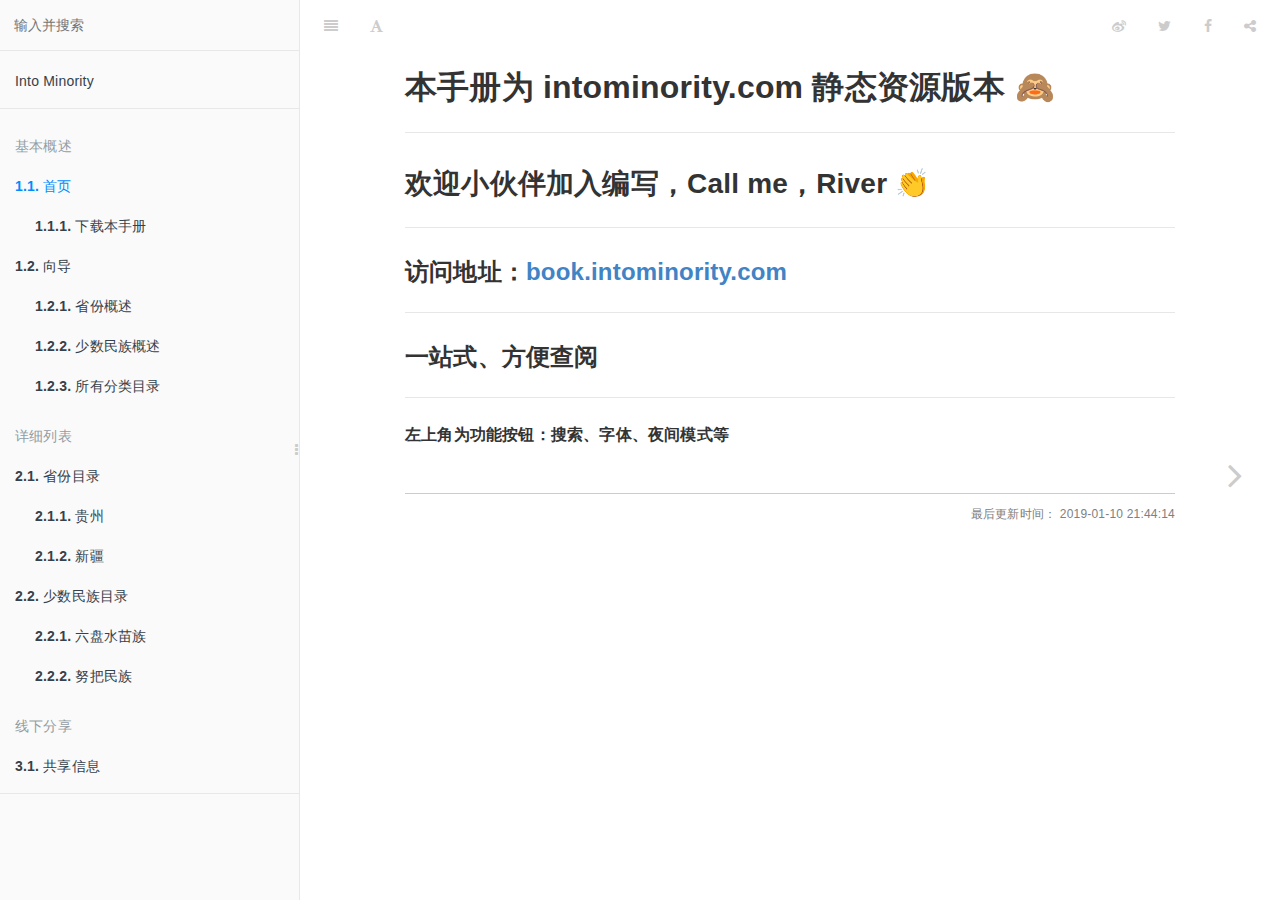
<file: index.html>
<!DOCTYPE HTML>
<html lang="zh-hans" >
    <head>
        <meta charset="UTF-8">
        <meta content="text/html; charset=utf-8" http-equiv="Content-Type">
        <title>首页 · Into Minority</title>
        <meta http-equiv="X-UA-Compatible" content="IE=edge" />
        <meta name="description" content="">
        <meta name="generator" content="GitBook 3.2.3">
        <meta name="author" content="River">
        
        
    
    <link rel="stylesheet" href="gitbook/style.css">

    
            
                
                <link rel="stylesheet" href="gitbook/gitbook-plugin-tbfed-pagefooter/footer.css">
                
            
                
                <link rel="stylesheet" href="gitbook/gitbook-plugin-search-pro/search.css">
                
            
                
                <link rel="stylesheet" href="gitbook/gitbook-plugin-advanced-emoji/emoji-website.css">
                
            
                
                <link rel="stylesheet" href="gitbook/gitbook-plugin-splitter/splitter.css">
                
            
                
                <link rel="stylesheet" href="https://maxcdn.bootstrapcdn.com/bootstrap/3.3.7/css/bootstrap.min.css">
                
            
                
                <link rel="stylesheet" href="gitbook/gitbook-plugin-sectionx/sectionx.css">
                
            
                
                <link rel="stylesheet" href="gitbook/gitbook-plugin-anchors/plugin.css">
                
            
                
                <link rel="stylesheet" href="gitbook/gitbook-plugin-emphasize/plugin.css">
                
            
                
                <link rel="stylesheet" href="gitbook/gitbook-plugin-tags/plugin.css">
                
            
                
                <link rel="stylesheet" href="gitbook/gitbook-plugin-highlight/website.css">
                
            
                
                <link rel="stylesheet" href="gitbook/gitbook-plugin-fontsettings/website.css">
                
            
        

    

    
        
        <link rel="stylesheet" href="resource/style/website.css">
        
    

        
    
    
    <meta name="HandheldFriendly" content="true"/>
    <meta name="viewport" content="width=device-width, initial-scale=1, user-scalable=no">
    <meta name="apple-mobile-web-app-capable" content="yes">
    <meta name="apple-mobile-web-app-status-bar-style" content="black">
    <link rel="apple-touch-icon-precomposed" sizes="152x152" href="gitbook/images/apple-touch-icon-precomposed-152.png">
    <link rel="shortcut icon" href="gitbook/images/favicon.ico" type="image/x-icon">

    
    <link rel="next" href="about/download.html" />
    
    

    </head>
    <body>
        
<div class="book">
    <div class="book-summary">
        
            
<div id="book-search-input" role="search">
    <input type="text" placeholder="输入并搜索" />
</div>

            
                <nav role="navigation">
                


<ul class="summary">
    
    
    
        
        <li>
            <a href="" target="_blank" class="custom-link">Into Minority</a>
        </li>
    
    

    
    <li class="divider"></li>
    

    
        
        <li class="header">基本概述</li>
        
        
    
        <li class="chapter active" data-level="1.1" data-path="./">
            
                <a href="./">
            
                    
                        <b>1.1.</b>
                    
                    首页
            
                </a>
            

            
            <ul class="articles">
                
    
        <li class="chapter " data-level="1.1.1" data-path="about/download.html">
            
                <a href="about/download.html">
            
                    
                        <b>1.1.1.</b>
                    
                    下载本手册
            
                </a>
            

            
        </li>
    

            </ul>
            
        </li>
    
        <li class="chapter " data-level="1.2" data-path="about/intro.html">
            
                <a href="about/intro.html">
            
                    
                        <b>1.2.</b>
                    
                    向导
            
                </a>
            

            
            <ul class="articles">
                
    
        <li class="chapter " data-level="1.2.1" data-path="province/">
            
                <a href="province/">
            
                    
                        <b>1.2.1.</b>
                    
                    省份概述
            
                </a>
            

            
        </li>
    
        <li class="chapter " data-level="1.2.2" data-path="minority/">
            
                <a href="minority/">
            
                    
                        <b>1.2.2.</b>
                    
                    少数民族概述
            
                </a>
            

            
        </li>
    
        <li class="chapter " data-level="1.2.3" data-path="tags.html">
            
                <a href="tags.html">
            
                    
                        <b>1.2.3.</b>
                    
                    所有分类目录
            
                </a>
            

            
        </li>
    

            </ul>
            
        </li>
    

    
        
        <li class="header">详细列表</li>
        
        
    
        <li class="chapter " data-level="2.1" data-path="province/list.html">
            
                <a href="province/list.html">
            
                    
                        <b>2.1.</b>
                    
                    省份目录
            
                </a>
            

            
            <ul class="articles">
                
    
        <li class="chapter " data-level="2.1.1" data-path="province/贵州.html">
            
                <a href="province/贵州.html">
            
                    
                        <b>2.1.1.</b>
                    
                    贵州
            
                </a>
            

            
        </li>
    
        <li class="chapter " data-level="2.1.2" data-path="province/新疆.html">
            
                <a href="province/新疆.html">
            
                    
                        <b>2.1.2.</b>
                    
                    新疆
            
                </a>
            

            
        </li>
    

            </ul>
            
        </li>
    
        <li class="chapter " data-level="2.2" data-path="minority/list.html">
            
                <a href="minority/list.html">
            
                    
                        <b>2.2.</b>
                    
                    少数民族目录
            
                </a>
            

            
            <ul class="articles">
                
    
        <li class="chapter " data-level="2.2.1" data-path="minority/六盘水苗族.html">
            
                <a href="minority/六盘水苗族.html">
            
                    
                        <b>2.2.1.</b>
                    
                    六盘水苗族
            
                </a>
            

            
        </li>
    
        <li class="chapter " data-level="2.2.2" data-path="minority/努把民族.html">
            
                <a href="minority/努把民族.html">
            
                    
                        <b>2.2.2.</b>
                    
                    努把民族
            
                </a>
            

            
        </li>
    

            </ul>
            
        </li>
    

    
        
        <li class="header">线下分享</li>
        
        
    
        <li class="chapter " data-level="3.1" >
            
                <span>
            
                    
                        <b>3.1.</b>
                    
                    共享信息
            
                </span>
            

            
        </li>
    

    

    <li class="divider"></li>

    <li>
        <a href="https://www.gitbook.com" target="blank" class="gitbook-link">
            本书使用 GitBook 发布
        </a>
    </li>
</ul>


                </nav>
            
        
    </div>

    <div class="book-body">
        
            <div class="body-inner">
                
                    

<div class="book-header" role="navigation">
    

    <!-- Title -->
    <h1>
        <i class="fa fa-circle-o-notch fa-spin"></i>
        <a href="." >首页</a>
    </h1>
</div>




                    <div class="page-wrapper" tabindex="-1" role="main">
                        <div class="page-inner">
                            
<div id="book-search-results">
    <div class="search-noresults">
    
                                <section class="normal markdown-section">
                                
                                <h1 id="&#x672C;&#x624B;&#x518C;&#x4E3A;-intominoritycom-&#x9759;&#x6001;&#x8D44;&#x6E90;&#x7248;&#x672C;-&#x1F648;"><a name="&#x672C;&#x624B;&#x518C;&#x4E3A;-intominoritycom-&#x9759;&#x6001;&#x8D44;&#x6E90;&#x7248;&#x672C;-&#x1F648;" class="plugin-anchor" href="#&#x672C;&#x624B;&#x518C;&#x4E3A;-intominoritycom-&#x9759;&#x6001;&#x8D44;&#x6E90;&#x7248;&#x672C;-&#x1F648;"><i class="fa fa-link" aria-hidden="true"></i></a>&#x672C;&#x624B;&#x518C;&#x4E3A; intominority.com &#x9759;&#x6001;&#x8D44;&#x6E90;&#x7248;&#x672C; &#x1F648;</h1>
<hr>
<h2 id="&#x6B22;&#x8FCE;&#x5C0F;&#x4F19;&#x4F34;&#x52A0;&#x5165;&#x7F16;&#x5199;&#xFF0C;call-me&#xFF0C;river-&#x1F44F;"><a name="&#x6B22;&#x8FCE;&#x5C0F;&#x4F19;&#x4F34;&#x52A0;&#x5165;&#x7F16;&#x5199;&#xFF0C;call-me&#xFF0C;river-&#x1F44F;" class="plugin-anchor" href="#&#x6B22;&#x8FCE;&#x5C0F;&#x4F19;&#x4F34;&#x52A0;&#x5165;&#x7F16;&#x5199;&#xFF0C;call-me&#xFF0C;river-&#x1F44F;"><i class="fa fa-link" aria-hidden="true"></i></a>&#x6B22;&#x8FCE;&#x5C0F;&#x4F19;&#x4F34;&#x52A0;&#x5165;&#x7F16;&#x5199;&#xFF0C;Call me&#xFF0C;River &#x1F44F;</h2>
<hr>
<h3 id="&#x8BBF;&#x95EE;&#x5730;&#x5740;&#xFF1A;bookintominoritycom"><a name="&#x8BBF;&#x95EE;&#x5730;&#x5740;&#xFF1A;bookintominoritycom" class="plugin-anchor" href="#&#x8BBF;&#x95EE;&#x5730;&#x5740;&#xFF1A;bookintominoritycom"><i class="fa fa-link" aria-hidden="true"></i></a>&#x8BBF;&#x95EE;&#x5730;&#x5740;&#xFF1A;<a href="http://book.intominority.com" target="_blank">book.intominority.com</a></h3>
<hr>
<h3 id="&#x4E00;&#x7AD9;&#x5F0F;&#x3001;&#x65B9;&#x4FBF;&#x67E5;&#x9605;"><a name="&#x4E00;&#x7AD9;&#x5F0F;&#x3001;&#x65B9;&#x4FBF;&#x67E5;&#x9605;" class="plugin-anchor" href="#&#x4E00;&#x7AD9;&#x5F0F;&#x3001;&#x65B9;&#x4FBF;&#x67E5;&#x9605;"><i class="fa fa-link" aria-hidden="true"></i></a>&#x4E00;&#x7AD9;&#x5F0F;&#x3001;&#x65B9;&#x4FBF;&#x67E5;&#x9605;</h3>
<hr>
<h5 id="&#x5DE6;&#x4E0A;&#x89D2;&#x4E3A;&#x529F;&#x80FD;&#x6309;&#x94AE;&#xFF1A;&#x641C;&#x7D22;&#x3001;&#x5B57;&#x4F53;&#x3001;&#x591C;&#x95F4;&#x6A21;&#x5F0F;&#x7B49;"><a name="&#x5DE6;&#x4E0A;&#x89D2;&#x4E3A;&#x529F;&#x80FD;&#x6309;&#x94AE;&#xFF1A;&#x641C;&#x7D22;&#x3001;&#x5B57;&#x4F53;&#x3001;&#x591C;&#x95F4;&#x6A21;&#x5F0F;&#x7B49;" class="plugin-anchor" href="#&#x5DE6;&#x4E0A;&#x89D2;&#x4E3A;&#x529F;&#x80FD;&#x6309;&#x94AE;&#xFF1A;&#x641C;&#x7D22;&#x3001;&#x5B57;&#x4F53;&#x3001;&#x591C;&#x95F4;&#x6A21;&#x5F0F;&#x7B49;"><i class="fa fa-link" aria-hidden="true"></i></a>&#x5DE6;&#x4E0A;&#x89D2;&#x4E3A;&#x529F;&#x80FD;&#x6309;&#x94AE;&#xFF1A;&#x641C;&#x7D22;&#x3001;&#x5B57;&#x4F53;&#x3001;&#x591C;&#x95F4;&#x6A21;&#x5F0F;&#x7B49;</h5>
<footer class="page-footer"><span class="copyright">River all right reserved&#xFF0C;powered by Gitbook</span><span class="footer-modification"> &#x6700;&#x540E;&#x66F4;&#x65B0;&#x65F6;&#x95F4;&#xFF1A;
2019-01-10 21:44:14
</span></footer>

                                
                                </section>
                            
    </div>
    <div class="search-results">
        <div class="has-results">
            
            <h1 class="search-results-title"><span class='search-results-count'></span> results matching "<span class='search-query'></span>"</h1>
            <ul class="search-results-list"></ul>
            
        </div>
        <div class="no-results">
            
            <h1 class="search-results-title">No results matching "<span class='search-query'></span>"</h1>
            
        </div>
    </div>
</div>

                        </div>
                    </div>
                
            </div>

            
                
                
                <a href="about/download.html" class="navigation navigation-next navigation-unique" aria-label="Next page: 下载本手册">
                    <i class="fa fa-angle-right"></i>
                </a>
                
            
        
    </div>

    <script>
        var gitbook = gitbook || [];
        gitbook.push(function() {
            gitbook.page.hasChanged({"page":{"title":"首页","level":"1.1","depth":1,"next":{"title":"下载本手册","level":"1.1.1","depth":2,"path":"about/download.md","ref":"about/download.md","articles":[]},"dir":"ltr"},"config":{"plugins":["-toggle-chapters","-expandable-chapters","tbfed-pagefooter","-page-footer-ex","-back-to-top-button","-anchor-navigation","-anchor-navigation-ex","-lunr","-search","search-pro","-theme-comscore","advanced-emoji","splitter","sectionx","anchors","emphasize","-donate","tags"],"styles":{"website":"resource/style/website.css"},"pluginsConfig":{"tbfed-pagefooter":{"copyright":"River","modify_label":" 最后更新时间：","modify_format":"YYYY-MM-DD HH:mm:ss"},"emphasize":{},"page-footer-ex":{"copyright":"By [yangzh](http://yangzh.cn)，使用[知识共享 署名-相同方式共享 4.0协议](https://creativecommons.org/licenses/by-sa/4.0/)发布","markdown":true,"update_label":"此页面修订于：","update_format":"YYYY-MM-DD HH:mm:ss"},"splitter":{},"search-pro":{"cutWordLib":"nodejieba","defineWord":["Gitbook Use"]},"donate":{"wechat":"img","alipay":"img","title":"点击赞助，将用于参与编辑人员的奖励","button":"点击赞助","alipayText":"支付宝赞助","wechatText":"微信赞助"},"fontsettings":{"theme":"white","family":"sans","size":2},"sectionx":{},"highlight":{},"anchor-navigation-ex":{"associatedWithSummary":false,"showLevel":false,"multipleH1":false,"mode":"float","pageTop":{"showLevelIcon":true,"level1Icon":"fa fa-hand-o-right","level2Icon":"fa fa-hand-o-right","level3Icon":"fa fa-hand-o-right"}},"tags":{"placement":"top"},"advanced-emoji":{"embedEmojis":false},"sharing":{"facebook":true,"twitter":true,"google":false,"weibo":true,"instapaper":false,"vk":false,"all":["facebook","google","twitter","weibo","instapaper"]},"theme-default":{"styles":{"website":"styles/website.css","pdf":"styles/pdf.css","epub":"styles/epub.css","mobi":"styles/mobi.css","ebook":"styles/ebook.css","print":"styles/print.css"},"showLevel":true},"anchors":{}},"theme":"default","author":"River","pdf":{"pageBreaksBefore":"/","headerTemplate":null,"paperSize":"a4","margin":{"right":62,"left":62,"top":36,"bottom":36},"fontSize":12,"fontFamily":"Arial","footerTemplate":null,"chapterMark":"pagebreak","pageNumbers":true},"structure":{"langs":"LANGS.md","readme":"README.md","glossary":"GLOSSARY.md","summary":"SUMMARY.md"},"variables":{},"title":"Into Minority","language":"zh-hans","links":{"sidebar":{"Into Minority":""}},"gitbook":"3.2.3","description":"select * from learn"},"file":{"path":"README.md","mtime":"2019-01-10T13:44:14.610Z","type":"markdown"},"gitbook":{"version":"3.2.3","time":"2019-01-10T13:50:46.821Z"},"basePath":".","book":{"language":""}});
        });
    </script>
</div>

        
    <script src="gitbook/gitbook.js"></script>
    <script src="gitbook/theme.js"></script>
    
        
        <script src="gitbook/gitbook-plugin-search-pro/jquery.mark.min.js"></script>
        
    
        
        <script src="gitbook/gitbook-plugin-search-pro/search.js"></script>
        
    
        
        <script src="gitbook/gitbook-plugin-splitter/splitter.js"></script>
        
    
        
        <script src="https://maxcdn.bootstrapcdn.com/bootstrap/3.3.7/js/bootstrap.min.js"></script>
        
    
        
        <script src="gitbook/gitbook-plugin-sectionx/sectionx.js"></script>
        
    
        
        <script src="gitbook/gitbook-plugin-sharing/buttons.js"></script>
        
    
        
        <script src="gitbook/gitbook-plugin-fontsettings/fontsettings.js"></script>
        
    

    </body>
</html>
</file>
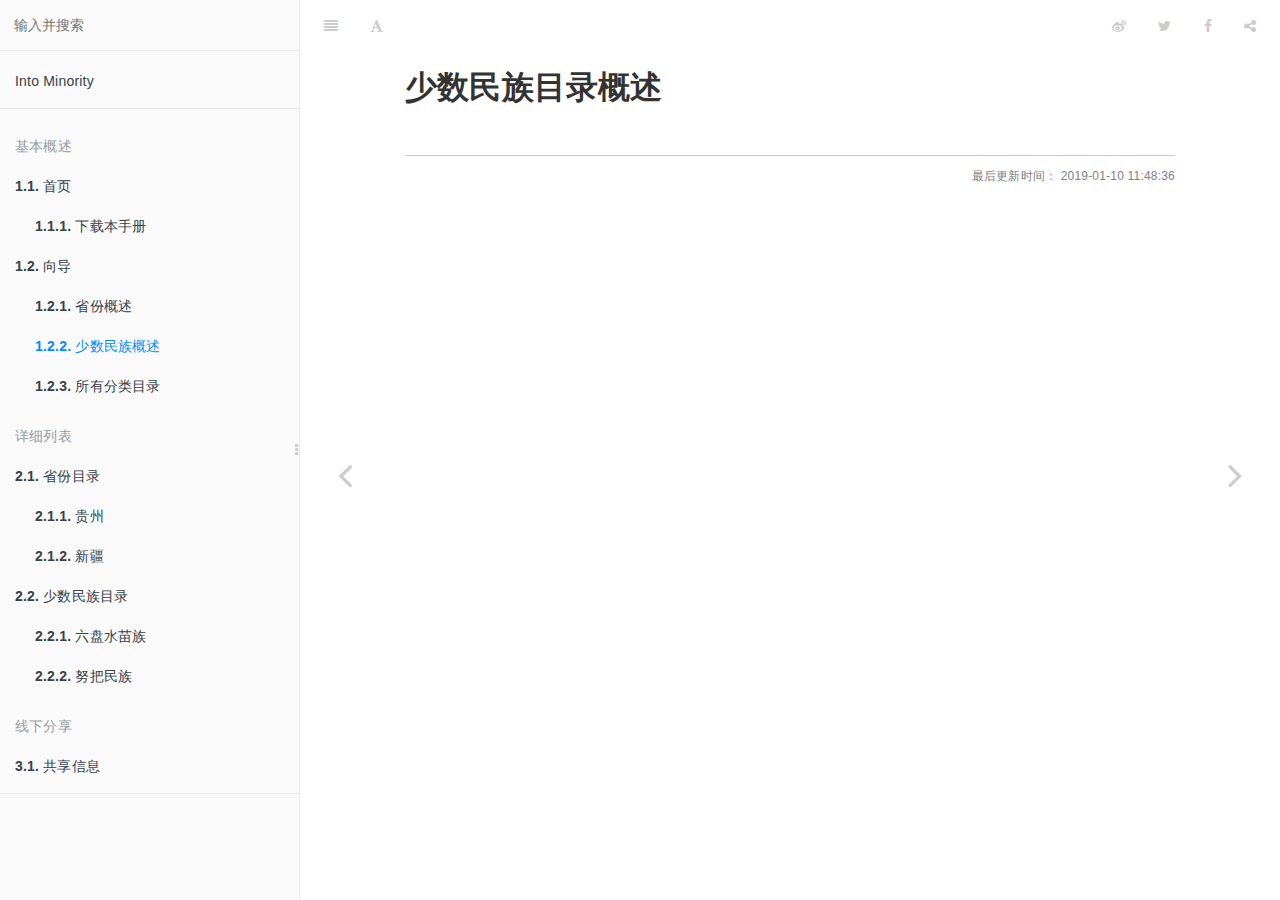
<file: minority/index.html>
<!DOCTYPE HTML>
<html lang="zh-hans" >
    <head>
        <meta charset="UTF-8">
        <meta content="text/html; charset=utf-8" http-equiv="Content-Type">
        <title>少数民族概述 · Into Minority</title>
        <meta http-equiv="X-UA-Compatible" content="IE=edge" />
        <meta name="description" content="">
        <meta name="generator" content="GitBook 3.2.3">
        <meta name="author" content="River">
        
        
    
    <link rel="stylesheet" href="../gitbook/style.css">

    
            
                
                <link rel="stylesheet" href="../gitbook/gitbook-plugin-tbfed-pagefooter/footer.css">
                
            
                
                <link rel="stylesheet" href="../gitbook/gitbook-plugin-search-pro/search.css">
                
            
                
                <link rel="stylesheet" href="../gitbook/gitbook-plugin-advanced-emoji/emoji-website.css">
                
            
                
                <link rel="stylesheet" href="../gitbook/gitbook-plugin-splitter/splitter.css">
                
            
                
                <link rel="stylesheet" href="https://maxcdn.bootstrapcdn.com/bootstrap/3.3.7/css/bootstrap.min.css">
                
            
                
                <link rel="stylesheet" href="../gitbook/gitbook-plugin-sectionx/sectionx.css">
                
            
                
                <link rel="stylesheet" href="../gitbook/gitbook-plugin-anchors/plugin.css">
                
            
                
                <link rel="stylesheet" href="../gitbook/gitbook-plugin-emphasize/plugin.css">
                
            
                
                <link rel="stylesheet" href="../gitbook/gitbook-plugin-tags/plugin.css">
                
            
                
                <link rel="stylesheet" href="../gitbook/gitbook-plugin-highlight/website.css">
                
            
                
                <link rel="stylesheet" href="../gitbook/gitbook-plugin-fontsettings/website.css">
                
            
        

    

    
        
        <link rel="stylesheet" href="../resource/style/website.css">
        
    

        
    
    
    <meta name="HandheldFriendly" content="true"/>
    <meta name="viewport" content="width=device-width, initial-scale=1, user-scalable=no">
    <meta name="apple-mobile-web-app-capable" content="yes">
    <meta name="apple-mobile-web-app-status-bar-style" content="black">
    <link rel="apple-touch-icon-precomposed" sizes="152x152" href="../gitbook/images/apple-touch-icon-precomposed-152.png">
    <link rel="shortcut icon" href="../gitbook/images/favicon.ico" type="image/x-icon">

    
    <link rel="next" href="../tags.html" />
    
    
    <link rel="prev" href="../province/" />
    

    </head>
    <body>
        
<div class="book">
    <div class="book-summary">
        
            
<div id="book-search-input" role="search">
    <input type="text" placeholder="输入并搜索" />
</div>

            
                <nav role="navigation">
                


<ul class="summary">
    
    
    
        
        <li>
            <a href="" target="_blank" class="custom-link">Into Minority</a>
        </li>
    
    

    
    <li class="divider"></li>
    

    
        
        <li class="header">基本概述</li>
        
        
    
        <li class="chapter " data-level="1.1" data-path="../">
            
                <a href="../">
            
                    
                        <b>1.1.</b>
                    
                    首页
            
                </a>
            

            
            <ul class="articles">
                
    
        <li class="chapter " data-level="1.1.1" data-path="../about/download.html">
            
                <a href="../about/download.html">
            
                    
                        <b>1.1.1.</b>
                    
                    下载本手册
            
                </a>
            

            
        </li>
    

            </ul>
            
        </li>
    
        <li class="chapter " data-level="1.2" data-path="../about/intro.html">
            
                <a href="../about/intro.html">
            
                    
                        <b>1.2.</b>
                    
                    向导
            
                </a>
            

            
            <ul class="articles">
                
    
        <li class="chapter " data-level="1.2.1" data-path="../province/">
            
                <a href="../province/">
            
                    
                        <b>1.2.1.</b>
                    
                    省份概述
            
                </a>
            

            
        </li>
    
        <li class="chapter active" data-level="1.2.2" data-path="./">
            
                <a href="./">
            
                    
                        <b>1.2.2.</b>
                    
                    少数民族概述
            
                </a>
            

            
        </li>
    
        <li class="chapter " data-level="1.2.3" data-path="../tags.html">
            
                <a href="../tags.html">
            
                    
                        <b>1.2.3.</b>
                    
                    所有分类目录
            
                </a>
            

            
        </li>
    

            </ul>
            
        </li>
    

    
        
        <li class="header">详细列表</li>
        
        
    
        <li class="chapter " data-level="2.1" data-path="../province/list.html">
            
                <a href="../province/list.html">
            
                    
                        <b>2.1.</b>
                    
                    省份目录
            
                </a>
            

            
            <ul class="articles">
                
    
        <li class="chapter " data-level="2.1.1" data-path="../province/贵州.html">
            
                <a href="../province/贵州.html">
            
                    
                        <b>2.1.1.</b>
                    
                    贵州
            
                </a>
            

            
        </li>
    
        <li class="chapter " data-level="2.1.2" data-path="../province/新疆.html">
            
                <a href="../province/新疆.html">
            
                    
                        <b>2.1.2.</b>
                    
                    新疆
            
                </a>
            

            
        </li>
    

            </ul>
            
        </li>
    
        <li class="chapter " data-level="2.2" data-path="list.html">
            
                <a href="list.html">
            
                    
                        <b>2.2.</b>
                    
                    少数民族目录
            
                </a>
            

            
            <ul class="articles">
                
    
        <li class="chapter " data-level="2.2.1" data-path="六盘水苗族.html">
            
                <a href="六盘水苗族.html">
            
                    
                        <b>2.2.1.</b>
                    
                    六盘水苗族
            
                </a>
            

            
        </li>
    
        <li class="chapter " data-level="2.2.2" data-path="努把民族.html">
            
                <a href="努把民族.html">
            
                    
                        <b>2.2.2.</b>
                    
                    努把民族
            
                </a>
            

            
        </li>
    

            </ul>
            
        </li>
    

    
        
        <li class="header">线下分享</li>
        
        
    
        <li class="chapter " data-level="3.1" >
            
                <span>
            
                    
                        <b>3.1.</b>
                    
                    共享信息
            
                </span>
            

            
        </li>
    

    

    <li class="divider"></li>

    <li>
        <a href="https://www.gitbook.com" target="blank" class="gitbook-link">
            本书使用 GitBook 发布
        </a>
    </li>
</ul>


                </nav>
            
        
    </div>

    <div class="book-body">
        
            <div class="body-inner">
                
                    

<div class="book-header" role="navigation">
    

    <!-- Title -->
    <h1>
        <i class="fa fa-circle-o-notch fa-spin"></i>
        <a href=".." >少数民族概述</a>
    </h1>
</div>




                    <div class="page-wrapper" tabindex="-1" role="main">
                        <div class="page-inner">
                            
<div id="book-search-results">
    <div class="search-noresults">
    
                                <section class="normal markdown-section">
                                
                                <h1 id="&#x5C11;&#x6570;&#x6C11;&#x65CF;&#x76EE;&#x5F55;&#x6982;&#x8FF0;"><a name="&#x5C11;&#x6570;&#x6C11;&#x65CF;&#x76EE;&#x5F55;&#x6982;&#x8FF0;" class="plugin-anchor" href="#&#x5C11;&#x6570;&#x6C11;&#x65CF;&#x76EE;&#x5F55;&#x6982;&#x8FF0;"><i class="fa fa-link" aria-hidden="true"></i></a>&#x5C11;&#x6570;&#x6C11;&#x65CF;&#x76EE;&#x5F55;&#x6982;&#x8FF0;</h1>
<footer class="page-footer"><span class="copyright">River all right reserved&#xFF0C;powered by Gitbook</span><span class="footer-modification"> &#x6700;&#x540E;&#x66F4;&#x65B0;&#x65F6;&#x95F4;&#xFF1A;
2019-01-10 11:48:36
</span></footer>

                                
                                </section>
                            
    </div>
    <div class="search-results">
        <div class="has-results">
            
            <h1 class="search-results-title"><span class='search-results-count'></span> results matching "<span class='search-query'></span>"</h1>
            <ul class="search-results-list"></ul>
            
        </div>
        <div class="no-results">
            
            <h1 class="search-results-title">No results matching "<span class='search-query'></span>"</h1>
            
        </div>
    </div>
</div>

                        </div>
                    </div>
                
            </div>

            
                
                <a href="../province/" class="navigation navigation-prev " aria-label="Previous page: 省份概述">
                    <i class="fa fa-angle-left"></i>
                </a>
                
                
                <a href="../tags.html" class="navigation navigation-next " aria-label="Next page: 所有分类目录">
                    <i class="fa fa-angle-right"></i>
                </a>
                
            
        
    </div>

    <script>
        var gitbook = gitbook || [];
        gitbook.push(function() {
            gitbook.page.hasChanged({"page":{"title":"少数民族概述","level":"1.2.2","depth":2,"next":{"title":"所有分类目录","level":"1.2.3","depth":2,"path":"tags.md","ref":"tags.md","articles":[]},"previous":{"title":"省份概述","level":"1.2.1","depth":2,"path":"province/README.md","ref":"province/README.md","articles":[]},"dir":"ltr"},"config":{"plugins":["-toggle-chapters","-expandable-chapters","tbfed-pagefooter","-page-footer-ex","-back-to-top-button","-anchor-navigation","-anchor-navigation-ex","-lunr","-search","search-pro","-theme-comscore","advanced-emoji","splitter","sectionx","anchors","emphasize","-donate","tags"],"styles":{"website":"resource/style/website.css"},"pluginsConfig":{"tbfed-pagefooter":{"copyright":"River","modify_label":" 最后更新时间：","modify_format":"YYYY-MM-DD HH:mm:ss"},"emphasize":{},"page-footer-ex":{"copyright":"By [yangzh](http://yangzh.cn)，使用[知识共享 署名-相同方式共享 4.0协议](https://creativecommons.org/licenses/by-sa/4.0/)发布","markdown":true,"update_label":"此页面修订于：","update_format":"YYYY-MM-DD HH:mm:ss"},"splitter":{},"search-pro":{"cutWordLib":"nodejieba","defineWord":["Gitbook Use"]},"donate":{"wechat":"img","alipay":"img","title":"点击赞助，将用于参与编辑人员的奖励","button":"点击赞助","alipayText":"支付宝赞助","wechatText":"微信赞助"},"fontsettings":{"theme":"white","family":"sans","size":2},"sectionx":{},"highlight":{},"anchor-navigation-ex":{"associatedWithSummary":false,"showLevel":false,"multipleH1":false,"mode":"float","pageTop":{"showLevelIcon":true,"level1Icon":"fa fa-hand-o-right","level2Icon":"fa fa-hand-o-right","level3Icon":"fa fa-hand-o-right"}},"tags":{"placement":"top"},"advanced-emoji":{"embedEmojis":false},"sharing":{"facebook":true,"twitter":true,"google":false,"weibo":true,"instapaper":false,"vk":false,"all":["facebook","google","twitter","weibo","instapaper"]},"theme-default":{"styles":{"website":"styles/website.css","pdf":"styles/pdf.css","epub":"styles/epub.css","mobi":"styles/mobi.css","ebook":"styles/ebook.css","print":"styles/print.css"},"showLevel":true},"anchors":{}},"theme":"default","author":"River","pdf":{"pageBreaksBefore":"/","headerTemplate":null,"paperSize":"a4","margin":{"right":62,"left":62,"top":36,"bottom":36},"fontSize":12,"fontFamily":"Arial","footerTemplate":null,"chapterMark":"pagebreak","pageNumbers":true},"structure":{"langs":"LANGS.md","readme":"README.md","glossary":"GLOSSARY.md","summary":"SUMMARY.md"},"variables":{},"title":"Into Minority","language":"zh-hans","links":{"sidebar":{"Into Minority":""}},"gitbook":"3.2.3","description":"select * from learn"},"file":{"path":"minority/README.md","mtime":"2019-01-10T03:48:36.240Z","type":"markdown"},"gitbook":{"version":"3.2.3","time":"2019-01-10T13:50:46.821Z"},"basePath":"..","book":{"language":""}});
        });
    </script>
</div>

        
    <script src="../gitbook/gitbook.js"></script>
    <script src="../gitbook/theme.js"></script>
    
        
        <script src="../gitbook/gitbook-plugin-search-pro/jquery.mark.min.js"></script>
        
    
        
        <script src="../gitbook/gitbook-plugin-search-pro/search.js"></script>
        
    
        
        <script src="../gitbook/gitbook-plugin-splitter/splitter.js"></script>
        
    
        
        <script src="https://maxcdn.bootstrapcdn.com/bootstrap/3.3.7/js/bootstrap.min.js"></script>
        
    
        
        <script src="../gitbook/gitbook-plugin-sectionx/sectionx.js"></script>
        
    
        
        <script src="../gitbook/gitbook-plugin-sharing/buttons.js"></script>
        
    
        
        <script src="../gitbook/gitbook-plugin-fontsettings/fontsettings.js"></script>
        
    

    </body>
</html>
</file>
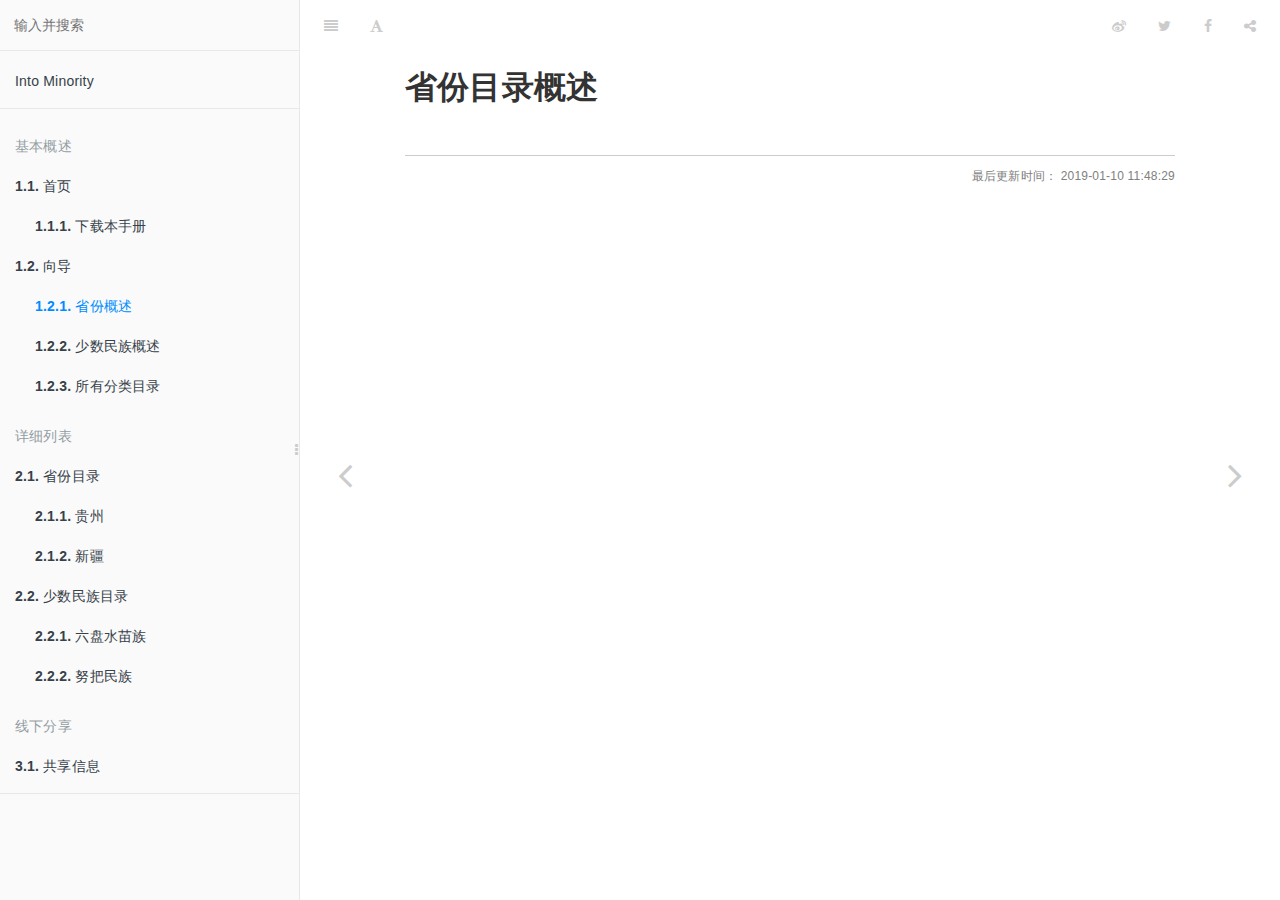
<file: province/index.html>
<!DOCTYPE HTML>
<html lang="zh-hans" >
    <head>
        <meta charset="UTF-8">
        <meta content="text/html; charset=utf-8" http-equiv="Content-Type">
        <title>省份概述 · Into Minority</title>
        <meta http-equiv="X-UA-Compatible" content="IE=edge" />
        <meta name="description" content="">
        <meta name="generator" content="GitBook 3.2.3">
        <meta name="author" content="River">
        
        
    
    <link rel="stylesheet" href="../gitbook/style.css">

    
            
                
                <link rel="stylesheet" href="../gitbook/gitbook-plugin-tbfed-pagefooter/footer.css">
                
            
                
                <link rel="stylesheet" href="../gitbook/gitbook-plugin-search-pro/search.css">
                
            
                
                <link rel="stylesheet" href="../gitbook/gitbook-plugin-advanced-emoji/emoji-website.css">
                
            
                
                <link rel="stylesheet" href="../gitbook/gitbook-plugin-splitter/splitter.css">
                
            
                
                <link rel="stylesheet" href="https://maxcdn.bootstrapcdn.com/bootstrap/3.3.7/css/bootstrap.min.css">
                
            
                
                <link rel="stylesheet" href="../gitbook/gitbook-plugin-sectionx/sectionx.css">
                
            
                
                <link rel="stylesheet" href="../gitbook/gitbook-plugin-anchors/plugin.css">
                
            
                
                <link rel="stylesheet" href="../gitbook/gitbook-plugin-emphasize/plugin.css">
                
            
                
                <link rel="stylesheet" href="../gitbook/gitbook-plugin-tags/plugin.css">
                
            
                
                <link rel="stylesheet" href="../gitbook/gitbook-plugin-highlight/website.css">
                
            
                
                <link rel="stylesheet" href="../gitbook/gitbook-plugin-fontsettings/website.css">
                
            
        

    

    
        
        <link rel="stylesheet" href="../resource/style/website.css">
        
    

        
    
    
    <meta name="HandheldFriendly" content="true"/>
    <meta name="viewport" content="width=device-width, initial-scale=1, user-scalable=no">
    <meta name="apple-mobile-web-app-capable" content="yes">
    <meta name="apple-mobile-web-app-status-bar-style" content="black">
    <link rel="apple-touch-icon-precomposed" sizes="152x152" href="../gitbook/images/apple-touch-icon-precomposed-152.png">
    <link rel="shortcut icon" href="../gitbook/images/favicon.ico" type="image/x-icon">

    
    <link rel="next" href="../minority/" />
    
    
    <link rel="prev" href="../about/intro.html" />
    

    </head>
    <body>
        
<div class="book">
    <div class="book-summary">
        
            
<div id="book-search-input" role="search">
    <input type="text" placeholder="输入并搜索" />
</div>

            
                <nav role="navigation">
                


<ul class="summary">
    
    
    
        
        <li>
            <a href="" target="_blank" class="custom-link">Into Minority</a>
        </li>
    
    

    
    <li class="divider"></li>
    

    
        
        <li class="header">基本概述</li>
        
        
    
        <li class="chapter " data-level="1.1" data-path="../">
            
                <a href="../">
            
                    
                        <b>1.1.</b>
                    
                    首页
            
                </a>
            

            
            <ul class="articles">
                
    
        <li class="chapter " data-level="1.1.1" data-path="../about/download.html">
            
                <a href="../about/download.html">
            
                    
                        <b>1.1.1.</b>
                    
                    下载本手册
            
                </a>
            

            
        </li>
    

            </ul>
            
        </li>
    
        <li class="chapter " data-level="1.2" data-path="../about/intro.html">
            
                <a href="../about/intro.html">
            
                    
                        <b>1.2.</b>
                    
                    向导
            
                </a>
            

            
            <ul class="articles">
                
    
        <li class="chapter active" data-level="1.2.1" data-path="./">
            
                <a href="./">
            
                    
                        <b>1.2.1.</b>
                    
                    省份概述
            
                </a>
            

            
        </li>
    
        <li class="chapter " data-level="1.2.2" data-path="../minority/">
            
                <a href="../minority/">
            
                    
                        <b>1.2.2.</b>
                    
                    少数民族概述
            
                </a>
            

            
        </li>
    
        <li class="chapter " data-level="1.2.3" data-path="../tags.html">
            
                <a href="../tags.html">
            
                    
                        <b>1.2.3.</b>
                    
                    所有分类目录
            
                </a>
            

            
        </li>
    

            </ul>
            
        </li>
    

    
        
        <li class="header">详细列表</li>
        
        
    
        <li class="chapter " data-level="2.1" data-path="list.html">
            
                <a href="list.html">
            
                    
                        <b>2.1.</b>
                    
                    省份目录
            
                </a>
            

            
            <ul class="articles">
                
    
        <li class="chapter " data-level="2.1.1" data-path="贵州.html">
            
                <a href="贵州.html">
            
                    
                        <b>2.1.1.</b>
                    
                    贵州
            
                </a>
            

            
        </li>
    
        <li class="chapter " data-level="2.1.2" data-path="新疆.html">
            
                <a href="新疆.html">
            
                    
                        <b>2.1.2.</b>
                    
                    新疆
            
                </a>
            

            
        </li>
    

            </ul>
            
        </li>
    
        <li class="chapter " data-level="2.2" data-path="../minority/list.html">
            
                <a href="../minority/list.html">
            
                    
                        <b>2.2.</b>
                    
                    少数民族目录
            
                </a>
            

            
            <ul class="articles">
                
    
        <li class="chapter " data-level="2.2.1" data-path="../minority/六盘水苗族.html">
            
                <a href="../minority/六盘水苗族.html">
            
                    
                        <b>2.2.1.</b>
                    
                    六盘水苗族
            
                </a>
            

            
        </li>
    
        <li class="chapter " data-level="2.2.2" data-path="../minority/努把民族.html">
            
                <a href="../minority/努把民族.html">
            
                    
                        <b>2.2.2.</b>
                    
                    努把民族
            
                </a>
            

            
        </li>
    

            </ul>
            
        </li>
    

    
        
        <li class="header">线下分享</li>
        
        
    
        <li class="chapter " data-level="3.1" >
            
                <span>
            
                    
                        <b>3.1.</b>
                    
                    共享信息
            
                </span>
            

            
        </li>
    

    

    <li class="divider"></li>

    <li>
        <a href="https://www.gitbook.com" target="blank" class="gitbook-link">
            本书使用 GitBook 发布
        </a>
    </li>
</ul>


                </nav>
            
        
    </div>

    <div class="book-body">
        
            <div class="body-inner">
                
                    

<div class="book-header" role="navigation">
    

    <!-- Title -->
    <h1>
        <i class="fa fa-circle-o-notch fa-spin"></i>
        <a href=".." >省份概述</a>
    </h1>
</div>




                    <div class="page-wrapper" tabindex="-1" role="main">
                        <div class="page-inner">
                            
<div id="book-search-results">
    <div class="search-noresults">
    
                                <section class="normal markdown-section">
                                
                                <h1 id="&#x7701;&#x4EFD;&#x76EE;&#x5F55;&#x6982;&#x8FF0;"><a name="&#x7701;&#x4EFD;&#x76EE;&#x5F55;&#x6982;&#x8FF0;" class="plugin-anchor" href="#&#x7701;&#x4EFD;&#x76EE;&#x5F55;&#x6982;&#x8FF0;"><i class="fa fa-link" aria-hidden="true"></i></a>&#x7701;&#x4EFD;&#x76EE;&#x5F55;&#x6982;&#x8FF0;</h1>
<footer class="page-footer"><span class="copyright">River all right reserved&#xFF0C;powered by Gitbook</span><span class="footer-modification"> &#x6700;&#x540E;&#x66F4;&#x65B0;&#x65F6;&#x95F4;&#xFF1A;
2019-01-10 11:48:29
</span></footer>

                                
                                </section>
                            
    </div>
    <div class="search-results">
        <div class="has-results">
            
            <h1 class="search-results-title"><span class='search-results-count'></span> results matching "<span class='search-query'></span>"</h1>
            <ul class="search-results-list"></ul>
            
        </div>
        <div class="no-results">
            
            <h1 class="search-results-title">No results matching "<span class='search-query'></span>"</h1>
            
        </div>
    </div>
</div>

                        </div>
                    </div>
                
            </div>

            
                
                <a href="../about/intro.html" class="navigation navigation-prev " aria-label="Previous page: 向导">
                    <i class="fa fa-angle-left"></i>
                </a>
                
                
                <a href="../minority/" class="navigation navigation-next " aria-label="Next page: 少数民族概述">
                    <i class="fa fa-angle-right"></i>
                </a>
                
            
        
    </div>

    <script>
        var gitbook = gitbook || [];
        gitbook.push(function() {
            gitbook.page.hasChanged({"page":{"title":"省份概述","level":"1.2.1","depth":2,"next":{"title":"少数民族概述","level":"1.2.2","depth":2,"path":"minority/README.md","ref":"minority/README.md","articles":[]},"previous":{"title":"向导","level":"1.2","depth":1,"path":"about/intro.md","ref":"about/intro.md","articles":[{"title":"省份概述","level":"1.2.1","depth":2,"path":"province/README.md","ref":"province/README.md","articles":[]},{"title":"少数民族概述","level":"1.2.2","depth":2,"path":"minority/README.md","ref":"minority/README.md","articles":[]},{"title":"所有分类目录","level":"1.2.3","depth":2,"path":"tags.md","ref":"tags.md","articles":[]}]},"dir":"ltr"},"config":{"plugins":["-toggle-chapters","-expandable-chapters","tbfed-pagefooter","-page-footer-ex","-back-to-top-button","-anchor-navigation","-anchor-navigation-ex","-lunr","-search","search-pro","-theme-comscore","advanced-emoji","splitter","sectionx","anchors","emphasize","-donate","tags"],"styles":{"website":"resource/style/website.css"},"pluginsConfig":{"tbfed-pagefooter":{"copyright":"River","modify_label":" 最后更新时间：","modify_format":"YYYY-MM-DD HH:mm:ss"},"emphasize":{},"page-footer-ex":{"copyright":"By [yangzh](http://yangzh.cn)，使用[知识共享 署名-相同方式共享 4.0协议](https://creativecommons.org/licenses/by-sa/4.0/)发布","markdown":true,"update_label":"此页面修订于：","update_format":"YYYY-MM-DD HH:mm:ss"},"splitter":{},"search-pro":{"cutWordLib":"nodejieba","defineWord":["Gitbook Use"]},"donate":{"wechat":"img","alipay":"img","title":"点击赞助，将用于参与编辑人员的奖励","button":"点击赞助","alipayText":"支付宝赞助","wechatText":"微信赞助"},"fontsettings":{"theme":"white","family":"sans","size":2},"sectionx":{},"highlight":{},"anchor-navigation-ex":{"associatedWithSummary":false,"showLevel":false,"multipleH1":false,"mode":"float","pageTop":{"showLevelIcon":true,"level1Icon":"fa fa-hand-o-right","level2Icon":"fa fa-hand-o-right","level3Icon":"fa fa-hand-o-right"}},"tags":{"placement":"top"},"advanced-emoji":{"embedEmojis":false},"sharing":{"facebook":true,"twitter":true,"google":false,"weibo":true,"instapaper":false,"vk":false,"all":["facebook","google","twitter","weibo","instapaper"]},"theme-default":{"styles":{"website":"styles/website.css","pdf":"styles/pdf.css","epub":"styles/epub.css","mobi":"styles/mobi.css","ebook":"styles/ebook.css","print":"styles/print.css"},"showLevel":true},"anchors":{}},"theme":"default","author":"River","pdf":{"pageBreaksBefore":"/","headerTemplate":null,"paperSize":"a4","margin":{"right":62,"left":62,"top":36,"bottom":36},"fontSize":12,"fontFamily":"Arial","footerTemplate":null,"chapterMark":"pagebreak","pageNumbers":true},"structure":{"langs":"LANGS.md","readme":"README.md","glossary":"GLOSSARY.md","summary":"SUMMARY.md"},"variables":{},"title":"Into Minority","language":"zh-hans","links":{"sidebar":{"Into Minority":""}},"gitbook":"3.2.3","description":"select * from learn"},"file":{"path":"province/README.md","mtime":"2019-01-10T03:48:29.655Z","type":"markdown"},"gitbook":{"version":"3.2.3","time":"2019-01-10T13:50:46.821Z"},"basePath":"..","book":{"language":""}});
        });
    </script>
</div>

        
    <script src="../gitbook/gitbook.js"></script>
    <script src="../gitbook/theme.js"></script>
    
        
        <script src="../gitbook/gitbook-plugin-search-pro/jquery.mark.min.js"></script>
        
    
        
        <script src="../gitbook/gitbook-plugin-search-pro/search.js"></script>
        
    
        
        <script src="../gitbook/gitbook-plugin-splitter/splitter.js"></script>
        
    
        
        <script src="https://maxcdn.bootstrapcdn.com/bootstrap/3.3.7/js/bootstrap.min.js"></script>
        
    
        
        <script src="../gitbook/gitbook-plugin-sectionx/sectionx.js"></script>
        
    
        
        <script src="../gitbook/gitbook-plugin-sharing/buttons.js"></script>
        
    
        
        <script src="../gitbook/gitbook-plugin-fontsettings/fontsettings.js"></script>
        
    

    </body>
</html>
</file>
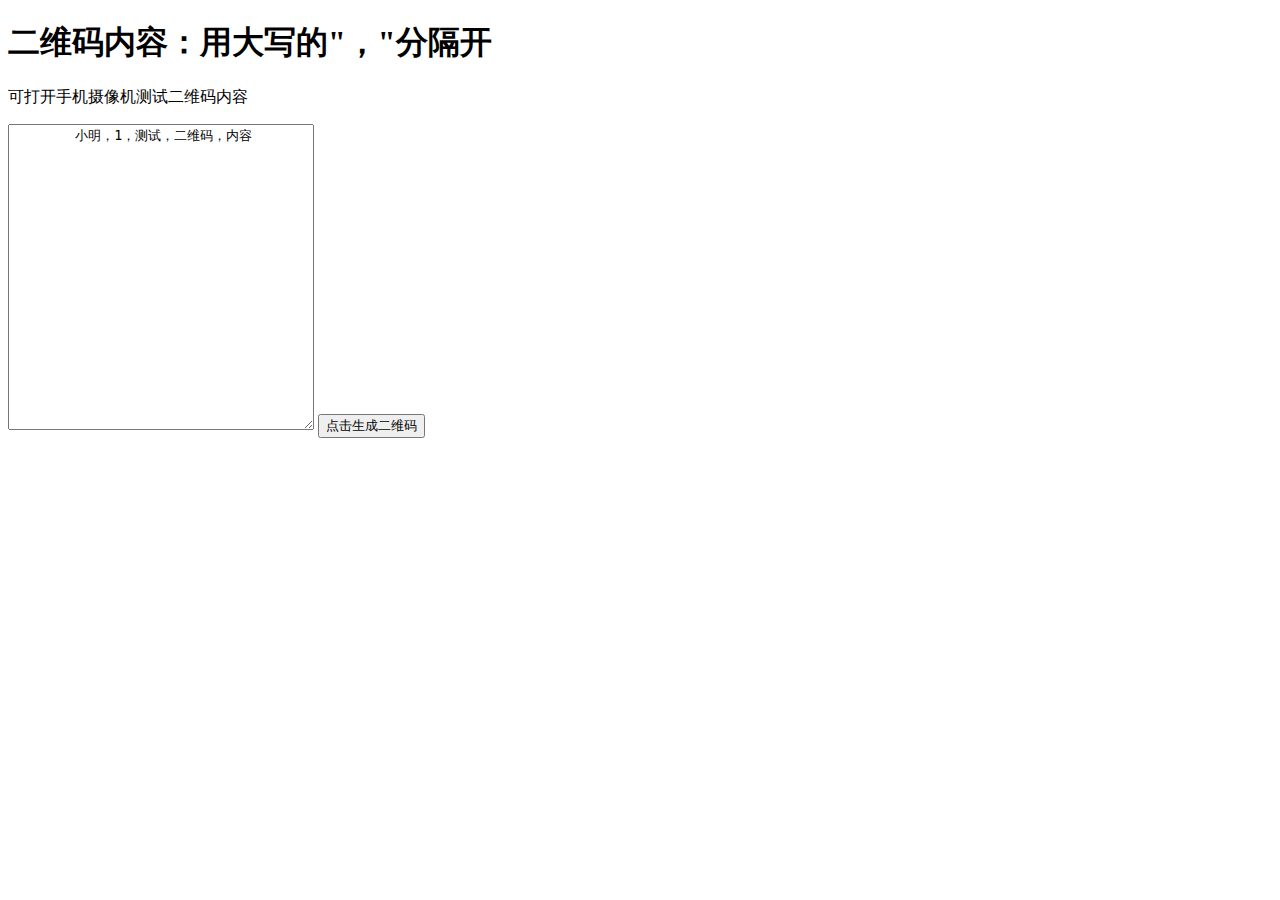
<file: qrcode/index.html>
<!DOCTYPE html>
<html>
<head>
    <meta charset="UTF-8">
    <title>Qrcode Test</title>
    <style>
    .qrcode{
      box-sizing: border-box;
      padding: 10px;
      float: left;
    }
    .qrcode p{
      text-align: center;
    }
    #text{
        width: 300px;
        height: 300px;
    }
    </style>
    
</head>
<body>
    <h1>二维码内容：用大写的"，"分隔开<span id="show"></span></h1>
    <p>可打开手机摄像机测试二维码内容</p>
    <p>
        <textarea id="text" type="textarea">
        小明，1，测试，二维码，内容
        </textarea>
        <button id="btn">点击生成二维码</button>
    </p>
   
    <div id="qrcode-box">
      
    </div>
    
    <p class="col-lg-6 col-md-6" style="text-align: left;" >
        <!-- <a id="download" download="qrcode.jpg"></a> -->
        <!-- <a id="saveQrCode" style="cursor: pointer;">下载二维码</a> -->
    </p>


    <script src="jquery-1.8.3.min.js"></script>
    <script type="text/javascript" src="qrcode.js"></script>
    <script type="text/javascript"> 
    //创建二维码
    function createQRCode(id, url, width, height, src){
        $('#'+id).empty();
        jQuery('#'+id).qrcode({
            render: 'canvas',
            text: url,
            width : width,              //二维码的宽度  
            height : height,            //二维码的高度  
            imgWidth : width/4,         //图片宽
            imgHeight : height/4,       //图片高
            src: src            //图片中央的二维码
        });
    }
    
    $('#btn').click(function(){
      if($('#text').val()){

        var text = $('#text').val()

        var textArr = text.split('，')
        console.log(textArr)
        // $("#show").html($('#text').val())

        for(var i = 0; i < textArr.length; i++){


          $("#qrcode-box").append("<div class='qrcode'><div id='qrcode-" + i + "'></div><p>" + "二维码内容：" + textArr[i] +"</p></div>")
          
        //   (function(i){
            createQRCode("qrcode-" + i,textArr[i], 220, 220, "");

        //   })(i)

        }

      }
      
    })
    $('#saveQrCode').click(function(){
      var canvas = $('#qrcode').find("canvas").get(0);
      try {//解决IE转base64时缓存不足，canvas转blob下载
          var blob = canvas.msToBlob();
          navigator.msSaveBlob(blob, 'qrcode.jpg');
      } catch (e) {//如果为其他浏览器，使用base64转码下载
          var url = canvas.toDataURL('image/jpeg');
          $("#download").attr('href', url).get(0).click();
      }
      return false;
    });
    </script>
</body>
</html>
</file>
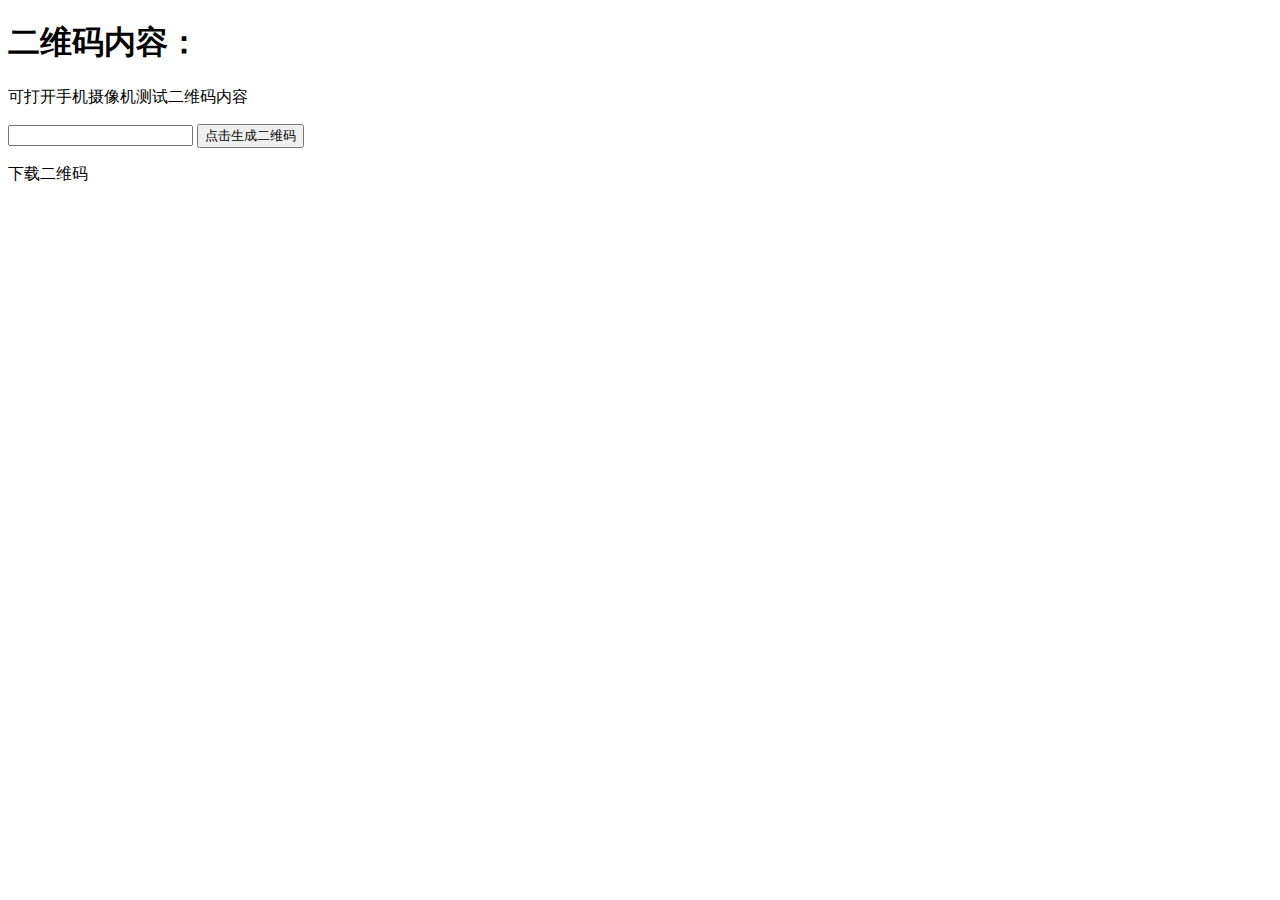
<file: 二维码/index.html>
<!DOCTYPE html>
<html>
<head>
    <meta charset="UTF-8">
    <title>Qrcode Test</title>
    
</head>
<body>
    <h1>二维码内容：<span id="show"></span></h1>
    <p>可打开手机摄像机测试二维码内容</p>
    <p>
        <input id="text" type="text">
        <button id="btn">点击生成二维码</button>
    </p>
   

    <div id="qrcode"></div>
    
    <p class="col-lg-6 col-md-6" style="text-align: left;" >
        <a id="download" download="qrcode.jpg"></a>
        <a id="saveQrCode" style="cursor: pointer;">下载二维码</a>
    </p>


    <script src="http://libs.baidu.com/jquery/2.0.0/jquery.min.js"></script>
    <script type="text/javascript" src="qrcode.js"></script>
    <script type="text/javascript"> 
    //创建二维码
    function createQRCode(id, url, width, height, src){
        $('#'+id).empty();
        jQuery('#'+id).qrcode({
            render: 'canvas',
            text: url,
            width : width,              //二维码的宽度  
            height : height,            //二维码的高度  
            imgWidth : width/4,         //图片宽
            imgHeight : height/4,       //图片高
            src: src            //图片中央的二维码
        });
    }
    
    $('#btn').click(function(){
      if($('#text').val()){
        $("#show").html($('#text').val())
        createQRCode("qrcode", $('#text').val(), 220, 220, "");
      }
      
    })
    $('#saveQrCode').click(function(){
      var canvas = $('#qrcode').find("canvas").get(0);
      try {//解决IE转base64时缓存不足，canvas转blob下载
          var blob = canvas.msToBlob();
          navigator.msSaveBlob(blob, 'qrcode.jpg');
      } catch (e) {//如果为其他浏览器，使用base64转码下载
          var url = canvas.toDataURL('image/jpeg');
          $("#download").attr('href', url).get(0).click();
      }
      return false;
    });

    </script>
</body>
</html>
</file>
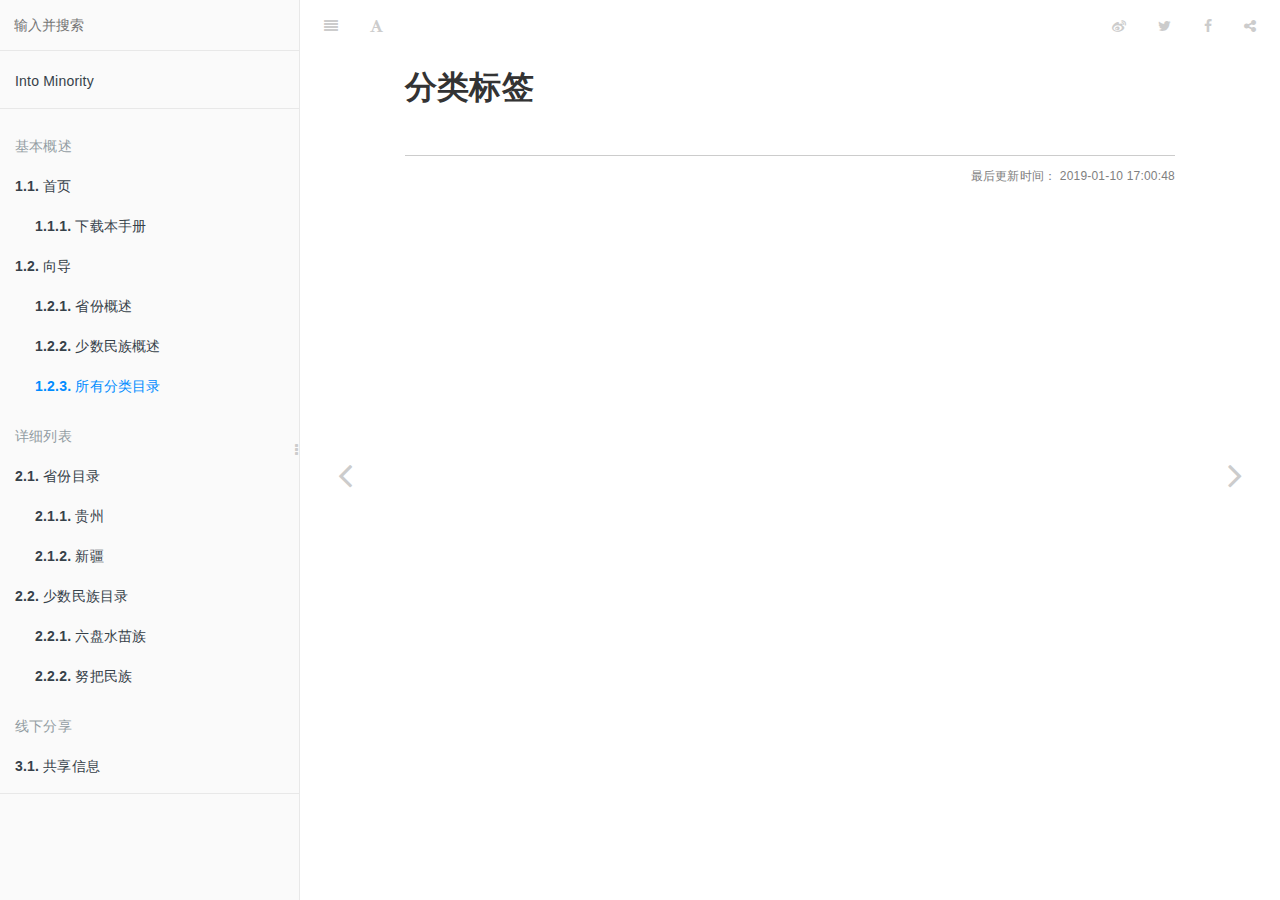
<file: tags.html>
<!DOCTYPE HTML>
<html lang="zh-hans" >
    <head>
        <meta charset="UTF-8">
        <meta content="text/html; charset=utf-8" http-equiv="Content-Type">
        <title>所有分类目录 · Into Minority</title>
        <meta http-equiv="X-UA-Compatible" content="IE=edge" />
        <meta name="description" content="">
        <meta name="generator" content="GitBook 3.2.3">
        <meta name="author" content="River">
        
        
    
    <link rel="stylesheet" href="gitbook/style.css">

    
            
                
                <link rel="stylesheet" href="gitbook/gitbook-plugin-tbfed-pagefooter/footer.css">
                
            
                
                <link rel="stylesheet" href="gitbook/gitbook-plugin-search-pro/search.css">
                
            
                
                <link rel="stylesheet" href="gitbook/gitbook-plugin-advanced-emoji/emoji-website.css">
                
            
                
                <link rel="stylesheet" href="gitbook/gitbook-plugin-splitter/splitter.css">
                
            
                
                <link rel="stylesheet" href="https://maxcdn.bootstrapcdn.com/bootstrap/3.3.7/css/bootstrap.min.css">
                
            
                
                <link rel="stylesheet" href="gitbook/gitbook-plugin-sectionx/sectionx.css">
                
            
                
                <link rel="stylesheet" href="gitbook/gitbook-plugin-anchors/plugin.css">
                
            
                
                <link rel="stylesheet" href="gitbook/gitbook-plugin-emphasize/plugin.css">
                
            
                
                <link rel="stylesheet" href="gitbook/gitbook-plugin-tags/plugin.css">
                
            
                
                <link rel="stylesheet" href="gitbook/gitbook-plugin-highlight/website.css">
                
            
                
                <link rel="stylesheet" href="gitbook/gitbook-plugin-fontsettings/website.css">
                
            
        

    

    
        
        <link rel="stylesheet" href="resource/style/website.css">
        
    

        
    
    
    <meta name="HandheldFriendly" content="true"/>
    <meta name="viewport" content="width=device-width, initial-scale=1, user-scalable=no">
    <meta name="apple-mobile-web-app-capable" content="yes">
    <meta name="apple-mobile-web-app-status-bar-style" content="black">
    <link rel="apple-touch-icon-precomposed" sizes="152x152" href="gitbook/images/apple-touch-icon-precomposed-152.png">
    <link rel="shortcut icon" href="gitbook/images/favicon.ico" type="image/x-icon">

    
    <link rel="next" href="province/list.html" />
    
    
    <link rel="prev" href="minority/" />
    

    </head>
    <body>
        
<div class="book">
    <div class="book-summary">
        
            
<div id="book-search-input" role="search">
    <input type="text" placeholder="输入并搜索" />
</div>

            
                <nav role="navigation">
                


<ul class="summary">
    
    
    
        
        <li>
            <a href="" target="_blank" class="custom-link">Into Minority</a>
        </li>
    
    

    
    <li class="divider"></li>
    

    
        
        <li class="header">基本概述</li>
        
        
    
        <li class="chapter " data-level="1.1" data-path="./">
            
                <a href="./">
            
                    
                        <b>1.1.</b>
                    
                    首页
            
                </a>
            

            
            <ul class="articles">
                
    
        <li class="chapter " data-level="1.1.1" data-path="about/download.html">
            
                <a href="about/download.html">
            
                    
                        <b>1.1.1.</b>
                    
                    下载本手册
            
                </a>
            

            
        </li>
    

            </ul>
            
        </li>
    
        <li class="chapter " data-level="1.2" data-path="about/intro.html">
            
                <a href="about/intro.html">
            
                    
                        <b>1.2.</b>
                    
                    向导
            
                </a>
            

            
            <ul class="articles">
                
    
        <li class="chapter " data-level="1.2.1" data-path="province/">
            
                <a href="province/">
            
                    
                        <b>1.2.1.</b>
                    
                    省份概述
            
                </a>
            

            
        </li>
    
        <li class="chapter " data-level="1.2.2" data-path="minority/">
            
                <a href="minority/">
            
                    
                        <b>1.2.2.</b>
                    
                    少数民族概述
            
                </a>
            

            
        </li>
    
        <li class="chapter active" data-level="1.2.3" data-path="tags.html">
            
                <a href="tags.html">
            
                    
                        <b>1.2.3.</b>
                    
                    所有分类目录
            
                </a>
            

            
        </li>
    

            </ul>
            
        </li>
    

    
        
        <li class="header">详细列表</li>
        
        
    
        <li class="chapter " data-level="2.1" data-path="province/list.html">
            
                <a href="province/list.html">
            
                    
                        <b>2.1.</b>
                    
                    省份目录
            
                </a>
            

            
            <ul class="articles">
                
    
        <li class="chapter " data-level="2.1.1" data-path="province/贵州.html">
            
                <a href="province/贵州.html">
            
                    
                        <b>2.1.1.</b>
                    
                    贵州
            
                </a>
            

            
        </li>
    
        <li class="chapter " data-level="2.1.2" data-path="province/新疆.html">
            
                <a href="province/新疆.html">
            
                    
                        <b>2.1.2.</b>
                    
                    新疆
            
                </a>
            

            
        </li>
    

            </ul>
            
        </li>
    
        <li class="chapter " data-level="2.2" data-path="minority/list.html">
            
                <a href="minority/list.html">
            
                    
                        <b>2.2.</b>
                    
                    少数民族目录
            
                </a>
            

            
            <ul class="articles">
                
    
        <li class="chapter " data-level="2.2.1" data-path="minority/六盘水苗族.html">
            
                <a href="minority/六盘水苗族.html">
            
                    
                        <b>2.2.1.</b>
                    
                    六盘水苗族
            
                </a>
            

            
        </li>
    
        <li class="chapter " data-level="2.2.2" data-path="minority/努把民族.html">
            
                <a href="minority/努把民族.html">
            
                    
                        <b>2.2.2.</b>
                    
                    努把民族
            
                </a>
            

            
        </li>
    

            </ul>
            
        </li>
    

    
        
        <li class="header">线下分享</li>
        
        
    
        <li class="chapter " data-level="3.1" >
            
                <span>
            
                    
                        <b>3.1.</b>
                    
                    共享信息
            
                </span>
            

            
        </li>
    

    

    <li class="divider"></li>

    <li>
        <a href="https://www.gitbook.com" target="blank" class="gitbook-link">
            本书使用 GitBook 发布
        </a>
    </li>
</ul>


                </nav>
            
        
    </div>

    <div class="book-body">
        
            <div class="body-inner">
                
                    

<div class="book-header" role="navigation">
    

    <!-- Title -->
    <h1>
        <i class="fa fa-circle-o-notch fa-spin"></i>
        <a href="." >所有分类目录</a>
    </h1>
</div>




                    <div class="page-wrapper" tabindex="-1" role="main">
                        <div class="page-inner">
                            
<div id="book-search-results">
    <div class="search-noresults">
    
                                <section class="normal markdown-section">
                                
                                <h1 id="&#x5206;&#x7C7B;&#x6807;&#x7B7E;"><a name="&#x5206;&#x7C7B;&#x6807;&#x7B7E;" class="plugin-anchor" href="#&#x5206;&#x7C7B;&#x6807;&#x7B7E;"><i class="fa fa-link" aria-hidden="true"></i></a>&#x5206;&#x7C7B;&#x6807;&#x7B7E;</h1>
<footer class="page-footer"><span class="copyright">River all right reserved&#xFF0C;powered by Gitbook</span><span class="footer-modification"> &#x6700;&#x540E;&#x66F4;&#x65B0;&#x65F6;&#x95F4;&#xFF1A;
2019-01-10 17:00:48
</span></footer>
                                
                                </section>
                            
    </div>
    <div class="search-results">
        <div class="has-results">
            
            <h1 class="search-results-title"><span class='search-results-count'></span> results matching "<span class='search-query'></span>"</h1>
            <ul class="search-results-list"></ul>
            
        </div>
        <div class="no-results">
            
            <h1 class="search-results-title">No results matching "<span class='search-query'></span>"</h1>
            
        </div>
    </div>
</div>

                        </div>
                    </div>
                
            </div>

            
                
                <a href="minority/" class="navigation navigation-prev " aria-label="Previous page: 少数民族概述">
                    <i class="fa fa-angle-left"></i>
                </a>
                
                
                <a href="province/list.html" class="navigation navigation-next " aria-label="Next page: 省份目录">
                    <i class="fa fa-angle-right"></i>
                </a>
                
            
        
    </div>

    <script>
        var gitbook = gitbook || [];
        gitbook.push(function() {
            gitbook.page.hasChanged({"page":{"title":"所有分类目录","level":"1.2.3","depth":2,"next":{"title":"省份目录","level":"2.1","depth":1,"path":"province/list.md","ref":"province/list.md","articles":[{"title":"贵州","level":"2.1.1","depth":2,"path":"province/贵州.md","ref":"province/贵州.md","articles":[]},{"title":"新疆","level":"2.1.2","depth":2,"path":"province/新疆.md","ref":"province/新疆.md","articles":[]}]},"previous":{"title":"少数民族概述","level":"1.2.2","depth":2,"path":"minority/README.md","ref":"minority/README.md","articles":[]},"dir":"ltr"},"config":{"plugins":["-toggle-chapters","-expandable-chapters","tbfed-pagefooter","-page-footer-ex","-back-to-top-button","-anchor-navigation","-anchor-navigation-ex","-lunr","-search","search-pro","-theme-comscore","advanced-emoji","splitter","sectionx","anchors","emphasize","-donate","tags"],"styles":{"website":"resource/style/website.css"},"pluginsConfig":{"tbfed-pagefooter":{"copyright":"River","modify_label":" 最后更新时间：","modify_format":"YYYY-MM-DD HH:mm:ss"},"emphasize":{},"page-footer-ex":{"copyright":"By [yangzh](http://yangzh.cn)，使用[知识共享 署名-相同方式共享 4.0协议](https://creativecommons.org/licenses/by-sa/4.0/)发布","markdown":true,"update_label":"此页面修订于：","update_format":"YYYY-MM-DD HH:mm:ss"},"splitter":{},"search-pro":{"cutWordLib":"nodejieba","defineWord":["Gitbook Use"]},"donate":{"wechat":"img","alipay":"img","title":"点击赞助，将用于参与编辑人员的奖励","button":"点击赞助","alipayText":"支付宝赞助","wechatText":"微信赞助"},"fontsettings":{"theme":"white","family":"sans","size":2},"sectionx":{},"highlight":{},"anchor-navigation-ex":{"associatedWithSummary":false,"showLevel":false,"multipleH1":false,"mode":"float","pageTop":{"showLevelIcon":true,"level1Icon":"fa fa-hand-o-right","level2Icon":"fa fa-hand-o-right","level3Icon":"fa fa-hand-o-right"}},"tags":{"placement":"top"},"advanced-emoji":{"embedEmojis":false},"sharing":{"facebook":true,"twitter":true,"google":false,"weibo":true,"instapaper":false,"vk":false,"all":["facebook","google","twitter","weibo","instapaper"]},"theme-default":{"styles":{"website":"styles/website.css","pdf":"styles/pdf.css","epub":"styles/epub.css","mobi":"styles/mobi.css","ebook":"styles/ebook.css","print":"styles/print.css"},"showLevel":true},"anchors":{}},"theme":"default","author":"River","pdf":{"pageBreaksBefore":"/","headerTemplate":null,"paperSize":"a4","margin":{"right":62,"left":62,"top":36,"bottom":36},"fontSize":12,"fontFamily":"Arial","footerTemplate":null,"chapterMark":"pagebreak","pageNumbers":true},"structure":{"langs":"LANGS.md","readme":"README.md","glossary":"GLOSSARY.md","summary":"SUMMARY.md"},"variables":{},"title":"Into Minority","language":"zh-hans","links":{"sidebar":{"Into Minority":""}},"gitbook":"3.2.3","description":"select * from learn"},"file":{"path":"tags.md","mtime":"2019-01-10T09:00:48.871Z","type":"markdown"},"gitbook":{"version":"3.2.3","time":"2019-01-10T13:50:46.821Z"},"basePath":".","book":{"language":""}});
        });
    </script>
</div>

        
    <script src="gitbook/gitbook.js"></script>
    <script src="gitbook/theme.js"></script>
    
        
        <script src="gitbook/gitbook-plugin-search-pro/jquery.mark.min.js"></script>
        
    
        
        <script src="gitbook/gitbook-plugin-search-pro/search.js"></script>
        
    
        
        <script src="gitbook/gitbook-plugin-splitter/splitter.js"></script>
        
    
        
        <script src="https://maxcdn.bootstrapcdn.com/bootstrap/3.3.7/js/bootstrap.min.js"></script>
        
    
        
        <script src="gitbook/gitbook-plugin-sectionx/sectionx.js"></script>
        
    
        
        <script src="gitbook/gitbook-plugin-sharing/buttons.js"></script>
        
    
        
        <script src="gitbook/gitbook-plugin-fontsettings/fontsettings.js"></script>
        
    

    </body>
</html>
</file>
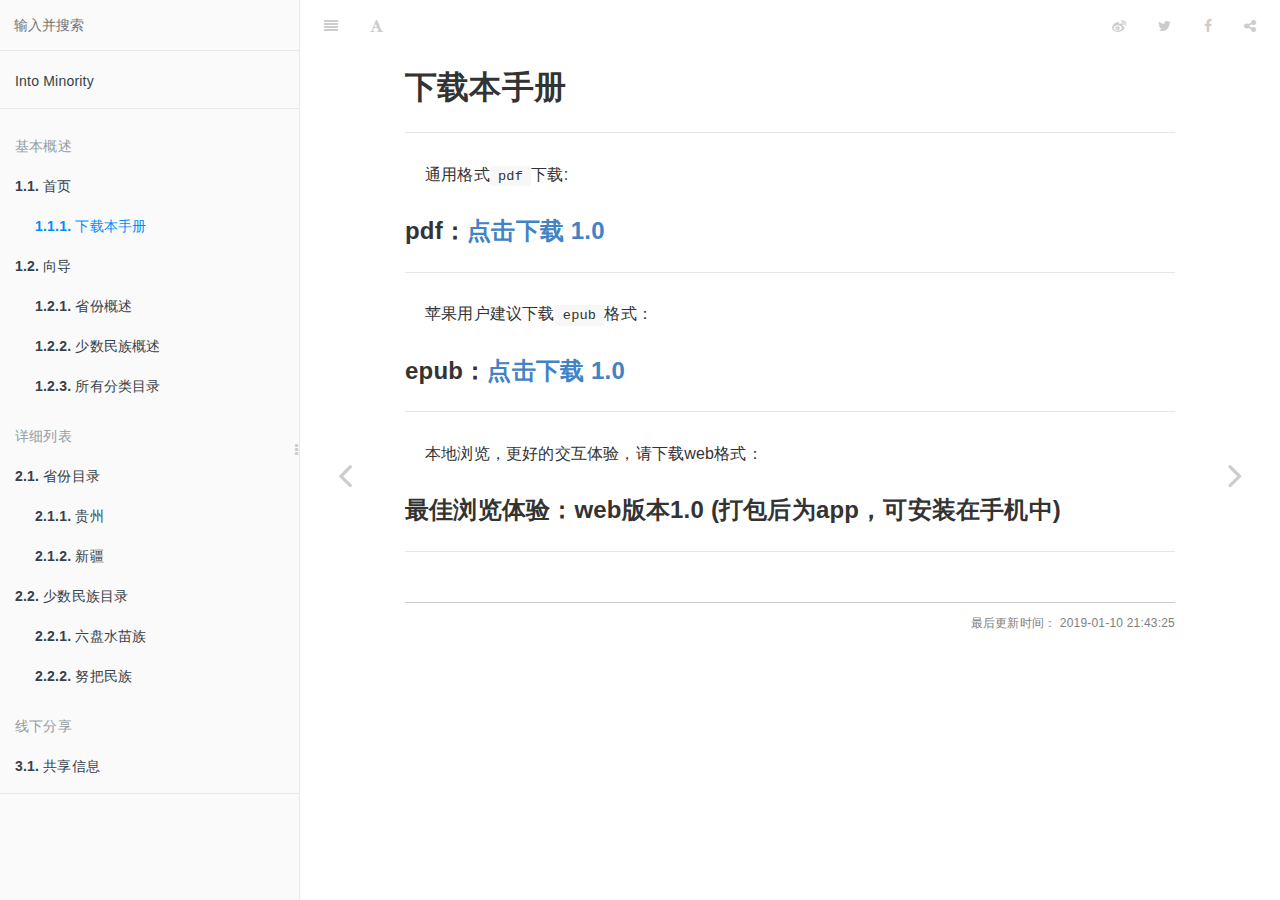
<file: about/download.html>
<!DOCTYPE HTML>
<html lang="zh-hans" >
    <head>
        <meta charset="UTF-8">
        <meta content="text/html; charset=utf-8" http-equiv="Content-Type">
        <title>下载本手册 · Into Minority</title>
        <meta http-equiv="X-UA-Compatible" content="IE=edge" />
        <meta name="description" content="">
        <meta name="generator" content="GitBook 3.2.3">
        <meta name="author" content="River">
        
        
    
    <link rel="stylesheet" href="../gitbook/style.css">

    
            
                
                <link rel="stylesheet" href="../gitbook/gitbook-plugin-tbfed-pagefooter/footer.css">
                
            
                
                <link rel="stylesheet" href="../gitbook/gitbook-plugin-search-pro/search.css">
                
            
                
                <link rel="stylesheet" href="../gitbook/gitbook-plugin-advanced-emoji/emoji-website.css">
                
            
                
                <link rel="stylesheet" href="../gitbook/gitbook-plugin-splitter/splitter.css">
                
            
                
                <link rel="stylesheet" href="https://maxcdn.bootstrapcdn.com/bootstrap/3.3.7/css/bootstrap.min.css">
                
            
                
                <link rel="stylesheet" href="../gitbook/gitbook-plugin-sectionx/sectionx.css">
                
            
                
                <link rel="stylesheet" href="../gitbook/gitbook-plugin-anchors/plugin.css">
                
            
                
                <link rel="stylesheet" href="../gitbook/gitbook-plugin-emphasize/plugin.css">
                
            
                
                <link rel="stylesheet" href="../gitbook/gitbook-plugin-tags/plugin.css">
                
            
                
                <link rel="stylesheet" href="../gitbook/gitbook-plugin-highlight/website.css">
                
            
                
                <link rel="stylesheet" href="../gitbook/gitbook-plugin-fontsettings/website.css">
                
            
        

    

    
        
        <link rel="stylesheet" href="../resource/style/website.css">
        
    

        
    
    
    <meta name="HandheldFriendly" content="true"/>
    <meta name="viewport" content="width=device-width, initial-scale=1, user-scalable=no">
    <meta name="apple-mobile-web-app-capable" content="yes">
    <meta name="apple-mobile-web-app-status-bar-style" content="black">
    <link rel="apple-touch-icon-precomposed" sizes="152x152" href="../gitbook/images/apple-touch-icon-precomposed-152.png">
    <link rel="shortcut icon" href="../gitbook/images/favicon.ico" type="image/x-icon">

    
    <link rel="next" href="intro.html" />
    
    
    <link rel="prev" href="../" />
    

    </head>
    <body>
        
<div class="book">
    <div class="book-summary">
        
            
<div id="book-search-input" role="search">
    <input type="text" placeholder="输入并搜索" />
</div>

            
                <nav role="navigation">
                


<ul class="summary">
    
    
    
        
        <li>
            <a href="" target="_blank" class="custom-link">Into Minority</a>
        </li>
    
    

    
    <li class="divider"></li>
    

    
        
        <li class="header">基本概述</li>
        
        
    
        <li class="chapter " data-level="1.1" data-path="../">
            
                <a href="../">
            
                    
                        <b>1.1.</b>
                    
                    首页
            
                </a>
            

            
            <ul class="articles">
                
    
        <li class="chapter active" data-level="1.1.1" data-path="download.html">
            
                <a href="download.html">
            
                    
                        <b>1.1.1.</b>
                    
                    下载本手册
            
                </a>
            

            
        </li>
    

            </ul>
            
        </li>
    
        <li class="chapter " data-level="1.2" data-path="intro.html">
            
                <a href="intro.html">
            
                    
                        <b>1.2.</b>
                    
                    向导
            
                </a>
            

            
            <ul class="articles">
                
    
        <li class="chapter " data-level="1.2.1" data-path="../province/">
            
                <a href="../province/">
            
                    
                        <b>1.2.1.</b>
                    
                    省份概述
            
                </a>
            

            
        </li>
    
        <li class="chapter " data-level="1.2.2" data-path="../minority/">
            
                <a href="../minority/">
            
                    
                        <b>1.2.2.</b>
                    
                    少数民族概述
            
                </a>
            

            
        </li>
    
        <li class="chapter " data-level="1.2.3" data-path="../tags.html">
            
                <a href="../tags.html">
            
                    
                        <b>1.2.3.</b>
                    
                    所有分类目录
            
                </a>
            

            
        </li>
    

            </ul>
            
        </li>
    

    
        
        <li class="header">详细列表</li>
        
        
    
        <li class="chapter " data-level="2.1" data-path="../province/list.html">
            
                <a href="../province/list.html">
            
                    
                        <b>2.1.</b>
                    
                    省份目录
            
                </a>
            

            
            <ul class="articles">
                
    
        <li class="chapter " data-level="2.1.1" data-path="../province/贵州.html">
            
                <a href="../province/贵州.html">
            
                    
                        <b>2.1.1.</b>
                    
                    贵州
            
                </a>
            

            
        </li>
    
        <li class="chapter " data-level="2.1.2" data-path="../province/新疆.html">
            
                <a href="../province/新疆.html">
            
                    
                        <b>2.1.2.</b>
                    
                    新疆
            
                </a>
            

            
        </li>
    

            </ul>
            
        </li>
    
        <li class="chapter " data-level="2.2" data-path="../minority/list.html">
            
                <a href="../minority/list.html">
            
                    
                        <b>2.2.</b>
                    
                    少数民族目录
            
                </a>
            

            
            <ul class="articles">
                
    
        <li class="chapter " data-level="2.2.1" data-path="../minority/六盘水苗族.html">
            
                <a href="../minority/六盘水苗族.html">
            
                    
                        <b>2.2.1.</b>
                    
                    六盘水苗族
            
                </a>
            

            
        </li>
    
        <li class="chapter " data-level="2.2.2" data-path="../minority/努把民族.html">
            
                <a href="../minority/努把民族.html">
            
                    
                        <b>2.2.2.</b>
                    
                    努把民族
            
                </a>
            

            
        </li>
    

            </ul>
            
        </li>
    

    
        
        <li class="header">线下分享</li>
        
        
    
        <li class="chapter " data-level="3.1" >
            
                <span>
            
                    
                        <b>3.1.</b>
                    
                    共享信息
            
                </span>
            

            
        </li>
    

    

    <li class="divider"></li>

    <li>
        <a href="https://www.gitbook.com" target="blank" class="gitbook-link">
            本书使用 GitBook 发布
        </a>
    </li>
</ul>


                </nav>
            
        
    </div>

    <div class="book-body">
        
            <div class="body-inner">
                
                    

<div class="book-header" role="navigation">
    

    <!-- Title -->
    <h1>
        <i class="fa fa-circle-o-notch fa-spin"></i>
        <a href=".." >下载本手册</a>
    </h1>
</div>




                    <div class="page-wrapper" tabindex="-1" role="main">
                        <div class="page-inner">
                            
<div id="book-search-results">
    <div class="search-noresults">
    
                                <section class="normal markdown-section">
                                
                                <h1 id="&#x4E0B;&#x8F7D;&#x672C;&#x624B;&#x518C;"><a name="&#x4E0B;&#x8F7D;&#x672C;&#x624B;&#x518C;" class="plugin-anchor" href="#&#x4E0B;&#x8F7D;&#x672C;&#x624B;&#x518C;"><i class="fa fa-link" aria-hidden="true"></i></a>&#x4E0B;&#x8F7D;&#x672C;&#x624B;&#x518C;</h1>
<hr>
<p>&#x901A;&#x7528;&#x683C;&#x5F0F;<code>pdf</code>&#x4E0B;&#x8F7D;:</p>
<h3 id="pdf&#xFF1A;&#x70B9;&#x51FB;&#x4E0B;&#x8F7D;-10"><a name="pdf&#xFF1A;&#x70B9;&#x51FB;&#x4E0B;&#x8F7D;-10" class="plugin-anchor" href="#pdf&#xFF1A;&#x70B9;&#x51FB;&#x4E0B;&#x8F7D;-10"><i class="fa fa-link" aria-hidden="true"></i></a>pdf&#xFF1A;<a href="http://book.intominority.com/intominority.v1.0.pdf" target="_blank">&#x70B9;&#x51FB;&#x4E0B;&#x8F7D; 1.0</a></h3>
<hr>
<p>&#x82F9;&#x679C;&#x7528;&#x6237;&#x5EFA;&#x8BAE;&#x4E0B;&#x8F7D;<code>epub</code>&#x683C;&#x5F0F;&#xFF1A;</p>
<h3 id="epub&#xFF1A;&#x70B9;&#x51FB;&#x4E0B;&#x8F7D;-10"><a name="epub&#xFF1A;&#x70B9;&#x51FB;&#x4E0B;&#x8F7D;-10" class="plugin-anchor" href="#epub&#xFF1A;&#x70B9;&#x51FB;&#x4E0B;&#x8F7D;-10"><i class="fa fa-link" aria-hidden="true"></i></a>epub&#xFF1A;<a href="http://book.intominority.com/intominority.v1.0.epub" target="_blank">&#x70B9;&#x51FB;&#x4E0B;&#x8F7D; 1.0</a></h3>
<hr>
<p>&#x672C;&#x5730;&#x6D4F;&#x89C8;&#xFF0C;&#x66F4;&#x597D;&#x7684;&#x4EA4;&#x4E92;&#x4F53;&#x9A8C;&#xFF0C;&#x8BF7;&#x4E0B;&#x8F7D;web&#x683C;&#x5F0F;&#xFF1A;</p>
<h3 id="&#x6700;&#x4F73;&#x6D4F;&#x89C8;&#x4F53;&#x9A8C;&#xFF1A;web&#x7248;&#x672C;10-&#x6253;&#x5305;&#x540E;&#x4E3A;app&#xFF0C;&#x53EF;&#x5B89;&#x88C5;&#x5728;&#x624B;&#x673A;&#x4E2D;"><a name="&#x6700;&#x4F73;&#x6D4F;&#x89C8;&#x4F53;&#x9A8C;&#xFF1A;web&#x7248;&#x672C;10-&#x6253;&#x5305;&#x540E;&#x4E3A;app&#xFF0C;&#x53EF;&#x5B89;&#x88C5;&#x5728;&#x624B;&#x673A;&#x4E2D;" class="plugin-anchor" href="#&#x6700;&#x4F73;&#x6D4F;&#x89C8;&#x4F53;&#x9A8C;&#xFF1A;web&#x7248;&#x672C;10-&#x6253;&#x5305;&#x540E;&#x4E3A;app&#xFF0C;&#x53EF;&#x5B89;&#x88C5;&#x5728;&#x624B;&#x673A;&#x4E2D;"><i class="fa fa-link" aria-hidden="true"></i></a>&#x6700;&#x4F73;&#x6D4F;&#x89C8;&#x4F53;&#x9A8C;&#xFF1A;web&#x7248;&#x672C;1.0 (&#x6253;&#x5305;&#x540E;&#x4E3A;app&#xFF0C;&#x53EF;&#x5B89;&#x88C5;&#x5728;&#x624B;&#x673A;&#x4E2D;)</h3>
<hr>
<!-- ---

电纸书用户建议下载`mobi`格式：

### mobi：[点击下载]() --> 
<footer class="page-footer"><span class="copyright">River all right reserved&#xFF0C;powered by Gitbook</span><span class="footer-modification"> &#x6700;&#x540E;&#x66F4;&#x65B0;&#x65F6;&#x95F4;&#xFF1A;
2019-01-10 21:43:25
</span></footer>

                                
                                </section>
                            
    </div>
    <div class="search-results">
        <div class="has-results">
            
            <h1 class="search-results-title"><span class='search-results-count'></span> results matching "<span class='search-query'></span>"</h1>
            <ul class="search-results-list"></ul>
            
        </div>
        <div class="no-results">
            
            <h1 class="search-results-title">No results matching "<span class='search-query'></span>"</h1>
            
        </div>
    </div>
</div>

                        </div>
                    </div>
                
            </div>

            
                
                <a href="../" class="navigation navigation-prev " aria-label="Previous page: 首页">
                    <i class="fa fa-angle-left"></i>
                </a>
                
                
                <a href="intro.html" class="navigation navigation-next " aria-label="Next page: 向导">
                    <i class="fa fa-angle-right"></i>
                </a>
                
            
        
    </div>

    <script>
        var gitbook = gitbook || [];
        gitbook.push(function() {
            gitbook.page.hasChanged({"page":{"title":"下载本手册","level":"1.1.1","depth":2,"next":{"title":"向导","level":"1.2","depth":1,"path":"about/intro.md","ref":"about/intro.md","articles":[{"title":"省份概述","level":"1.2.1","depth":2,"path":"province/README.md","ref":"province/README.md","articles":[]},{"title":"少数民族概述","level":"1.2.2","depth":2,"path":"minority/README.md","ref":"minority/README.md","articles":[]},{"title":"所有分类目录","level":"1.2.3","depth":2,"path":"tags.md","ref":"tags.md","articles":[]}]},"previous":{"title":"首页","level":"1.1","depth":1,"path":"README.md","ref":"README.md","articles":[{"title":"下载本手册","level":"1.1.1","depth":2,"path":"about/download.md","ref":"about/download.md","articles":[]}]},"dir":"ltr"},"config":{"plugins":["-toggle-chapters","-expandable-chapters","tbfed-pagefooter","-page-footer-ex","-back-to-top-button","-anchor-navigation","-anchor-navigation-ex","-lunr","-search","search-pro","-theme-comscore","advanced-emoji","splitter","sectionx","anchors","emphasize","-donate","tags"],"styles":{"website":"resource/style/website.css"},"pluginsConfig":{"tbfed-pagefooter":{"copyright":"River","modify_label":" 最后更新时间：","modify_format":"YYYY-MM-DD HH:mm:ss"},"emphasize":{},"page-footer-ex":{"copyright":"By [yangzh](http://yangzh.cn)，使用[知识共享 署名-相同方式共享 4.0协议](https://creativecommons.org/licenses/by-sa/4.0/)发布","markdown":true,"update_label":"此页面修订于：","update_format":"YYYY-MM-DD HH:mm:ss"},"splitter":{},"search-pro":{"cutWordLib":"nodejieba","defineWord":["Gitbook Use"]},"donate":{"wechat":"img","alipay":"img","title":"点击赞助，将用于参与编辑人员的奖励","button":"点击赞助","alipayText":"支付宝赞助","wechatText":"微信赞助"},"fontsettings":{"theme":"white","family":"sans","size":2},"sectionx":{},"highlight":{},"anchor-navigation-ex":{"associatedWithSummary":false,"showLevel":false,"multipleH1":false,"mode":"float","pageTop":{"showLevelIcon":true,"level1Icon":"fa fa-hand-o-right","level2Icon":"fa fa-hand-o-right","level3Icon":"fa fa-hand-o-right"}},"tags":{"placement":"top"},"advanced-emoji":{"embedEmojis":false},"sharing":{"facebook":true,"twitter":true,"google":false,"weibo":true,"instapaper":false,"vk":false,"all":["facebook","google","twitter","weibo","instapaper"]},"theme-default":{"styles":{"website":"styles/website.css","pdf":"styles/pdf.css","epub":"styles/epub.css","mobi":"styles/mobi.css","ebook":"styles/ebook.css","print":"styles/print.css"},"showLevel":true},"anchors":{}},"theme":"default","author":"River","pdf":{"pageBreaksBefore":"/","headerTemplate":null,"paperSize":"a4","margin":{"right":62,"left":62,"top":36,"bottom":36},"fontSize":12,"fontFamily":"Arial","footerTemplate":null,"chapterMark":"pagebreak","pageNumbers":true},"structure":{"langs":"LANGS.md","readme":"README.md","glossary":"GLOSSARY.md","summary":"SUMMARY.md"},"variables":{},"title":"Into Minority","language":"zh-hans","links":{"sidebar":{"Into Minority":""}},"gitbook":"3.2.3","description":"select * from learn"},"file":{"path":"about/download.md","mtime":"2019-01-10T13:43:25.303Z","type":"markdown"},"gitbook":{"version":"3.2.3","time":"2019-01-10T13:50:46.821Z"},"basePath":"..","book":{"language":""}});
        });
    </script>
</div>

        
    <script src="../gitbook/gitbook.js"></script>
    <script src="../gitbook/theme.js"></script>
    
        
        <script src="../gitbook/gitbook-plugin-search-pro/jquery.mark.min.js"></script>
        
    
        
        <script src="../gitbook/gitbook-plugin-search-pro/search.js"></script>
        
    
        
        <script src="../gitbook/gitbook-plugin-splitter/splitter.js"></script>
        
    
        
        <script src="https://maxcdn.bootstrapcdn.com/bootstrap/3.3.7/js/bootstrap.min.js"></script>
        
    
        
        <script src="../gitbook/gitbook-plugin-sectionx/sectionx.js"></script>
        
    
        
        <script src="../gitbook/gitbook-plugin-sharing/buttons.js"></script>
        
    
        
        <script src="../gitbook/gitbook-plugin-fontsettings/fontsettings.js"></script>
        
    

    </body>
</html>
</file>
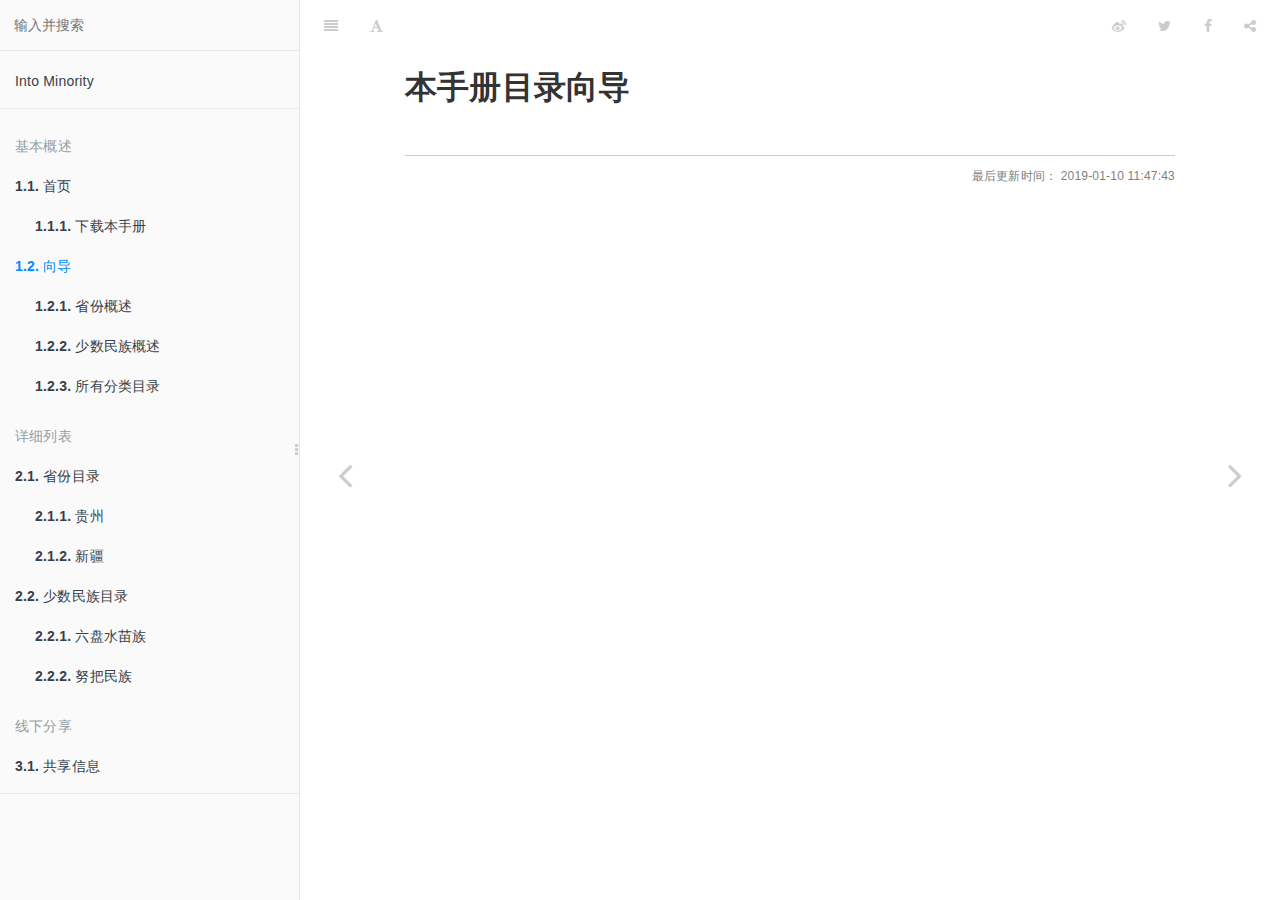
<file: about/intro.html>
<!DOCTYPE HTML>
<html lang="zh-hans" >
    <head>
        <meta charset="UTF-8">
        <meta content="text/html; charset=utf-8" http-equiv="Content-Type">
        <title>向导 · Into Minority</title>
        <meta http-equiv="X-UA-Compatible" content="IE=edge" />
        <meta name="description" content="">
        <meta name="generator" content="GitBook 3.2.3">
        <meta name="author" content="River">
        
        
    
    <link rel="stylesheet" href="../gitbook/style.css">

    
            
                
                <link rel="stylesheet" href="../gitbook/gitbook-plugin-tbfed-pagefooter/footer.css">
                
            
                
                <link rel="stylesheet" href="../gitbook/gitbook-plugin-search-pro/search.css">
                
            
                
                <link rel="stylesheet" href="../gitbook/gitbook-plugin-advanced-emoji/emoji-website.css">
                
            
                
                <link rel="stylesheet" href="../gitbook/gitbook-plugin-splitter/splitter.css">
                
            
                
                <link rel="stylesheet" href="https://maxcdn.bootstrapcdn.com/bootstrap/3.3.7/css/bootstrap.min.css">
                
            
                
                <link rel="stylesheet" href="../gitbook/gitbook-plugin-sectionx/sectionx.css">
                
            
                
                <link rel="stylesheet" href="../gitbook/gitbook-plugin-anchors/plugin.css">
                
            
                
                <link rel="stylesheet" href="../gitbook/gitbook-plugin-emphasize/plugin.css">
                
            
                
                <link rel="stylesheet" href="../gitbook/gitbook-plugin-tags/plugin.css">
                
            
                
                <link rel="stylesheet" href="../gitbook/gitbook-plugin-highlight/website.css">
                
            
                
                <link rel="stylesheet" href="../gitbook/gitbook-plugin-fontsettings/website.css">
                
            
        

    

    
        
        <link rel="stylesheet" href="../resource/style/website.css">
        
    

        
    
    
    <meta name="HandheldFriendly" content="true"/>
    <meta name="viewport" content="width=device-width, initial-scale=1, user-scalable=no">
    <meta name="apple-mobile-web-app-capable" content="yes">
    <meta name="apple-mobile-web-app-status-bar-style" content="black">
    <link rel="apple-touch-icon-precomposed" sizes="152x152" href="../gitbook/images/apple-touch-icon-precomposed-152.png">
    <link rel="shortcut icon" href="../gitbook/images/favicon.ico" type="image/x-icon">

    
    <link rel="next" href="../province/" />
    
    
    <link rel="prev" href="download.html" />
    

    </head>
    <body>
        
<div class="book">
    <div class="book-summary">
        
            
<div id="book-search-input" role="search">
    <input type="text" placeholder="输入并搜索" />
</div>

            
                <nav role="navigation">
                


<ul class="summary">
    
    
    
        
        <li>
            <a href="" target="_blank" class="custom-link">Into Minority</a>
        </li>
    
    

    
    <li class="divider"></li>
    

    
        
        <li class="header">基本概述</li>
        
        
    
        <li class="chapter " data-level="1.1" data-path="../">
            
                <a href="../">
            
                    
                        <b>1.1.</b>
                    
                    首页
            
                </a>
            

            
            <ul class="articles">
                
    
        <li class="chapter " data-level="1.1.1" data-path="download.html">
            
                <a href="download.html">
            
                    
                        <b>1.1.1.</b>
                    
                    下载本手册
            
                </a>
            

            
        </li>
    

            </ul>
            
        </li>
    
        <li class="chapter active" data-level="1.2" data-path="intro.html">
            
                <a href="intro.html">
            
                    
                        <b>1.2.</b>
                    
                    向导
            
                </a>
            

            
            <ul class="articles">
                
    
        <li class="chapter " data-level="1.2.1" data-path="../province/">
            
                <a href="../province/">
            
                    
                        <b>1.2.1.</b>
                    
                    省份概述
            
                </a>
            

            
        </li>
    
        <li class="chapter " data-level="1.2.2" data-path="../minority/">
            
                <a href="../minority/">
            
                    
                        <b>1.2.2.</b>
                    
                    少数民族概述
            
                </a>
            

            
        </li>
    
        <li class="chapter " data-level="1.2.3" data-path="../tags.html">
            
                <a href="../tags.html">
            
                    
                        <b>1.2.3.</b>
                    
                    所有分类目录
            
                </a>
            

            
        </li>
    

            </ul>
            
        </li>
    

    
        
        <li class="header">详细列表</li>
        
        
    
        <li class="chapter " data-level="2.1" data-path="../province/list.html">
            
                <a href="../province/list.html">
            
                    
                        <b>2.1.</b>
                    
                    省份目录
            
                </a>
            

            
            <ul class="articles">
                
    
        <li class="chapter " data-level="2.1.1" data-path="../province/贵州.html">
            
                <a href="../province/贵州.html">
            
                    
                        <b>2.1.1.</b>
                    
                    贵州
            
                </a>
            

            
        </li>
    
        <li class="chapter " data-level="2.1.2" data-path="../province/新疆.html">
            
                <a href="../province/新疆.html">
            
                    
                        <b>2.1.2.</b>
                    
                    新疆
            
                </a>
            

            
        </li>
    

            </ul>
            
        </li>
    
        <li class="chapter " data-level="2.2" data-path="../minority/list.html">
            
                <a href="../minority/list.html">
            
                    
                        <b>2.2.</b>
                    
                    少数民族目录
            
                </a>
            

            
            <ul class="articles">
                
    
        <li class="chapter " data-level="2.2.1" data-path="../minority/六盘水苗族.html">
            
                <a href="../minority/六盘水苗族.html">
            
                    
                        <b>2.2.1.</b>
                    
                    六盘水苗族
            
                </a>
            

            
        </li>
    
        <li class="chapter " data-level="2.2.2" data-path="../minority/努把民族.html">
            
                <a href="../minority/努把民族.html">
            
                    
                        <b>2.2.2.</b>
                    
                    努把民族
            
                </a>
            

            
        </li>
    

            </ul>
            
        </li>
    

    
        
        <li class="header">线下分享</li>
        
        
    
        <li class="chapter " data-level="3.1" >
            
                <span>
            
                    
                        <b>3.1.</b>
                    
                    共享信息
            
                </span>
            

            
        </li>
    

    

    <li class="divider"></li>

    <li>
        <a href="https://www.gitbook.com" target="blank" class="gitbook-link">
            本书使用 GitBook 发布
        </a>
    </li>
</ul>


                </nav>
            
        
    </div>

    <div class="book-body">
        
            <div class="body-inner">
                
                    

<div class="book-header" role="navigation">
    

    <!-- Title -->
    <h1>
        <i class="fa fa-circle-o-notch fa-spin"></i>
        <a href=".." >向导</a>
    </h1>
</div>




                    <div class="page-wrapper" tabindex="-1" role="main">
                        <div class="page-inner">
                            
<div id="book-search-results">
    <div class="search-noresults">
    
                                <section class="normal markdown-section">
                                
                                <h1 id="&#x672C;&#x624B;&#x518C;&#x76EE;&#x5F55;&#x5411;&#x5BFC;"><a name="&#x672C;&#x624B;&#x518C;&#x76EE;&#x5F55;&#x5411;&#x5BFC;" class="plugin-anchor" href="#&#x672C;&#x624B;&#x518C;&#x76EE;&#x5F55;&#x5411;&#x5BFC;"><i class="fa fa-link" aria-hidden="true"></i></a>&#x672C;&#x624B;&#x518C;&#x76EE;&#x5F55;&#x5411;&#x5BFC;</h1>
<footer class="page-footer"><span class="copyright">River all right reserved&#xFF0C;powered by Gitbook</span><span class="footer-modification"> &#x6700;&#x540E;&#x66F4;&#x65B0;&#x65F6;&#x95F4;&#xFF1A;
2019-01-10 11:47:43
</span></footer>

                                
                                </section>
                            
    </div>
    <div class="search-results">
        <div class="has-results">
            
            <h1 class="search-results-title"><span class='search-results-count'></span> results matching "<span class='search-query'></span>"</h1>
            <ul class="search-results-list"></ul>
            
        </div>
        <div class="no-results">
            
            <h1 class="search-results-title">No results matching "<span class='search-query'></span>"</h1>
            
        </div>
    </div>
</div>

                        </div>
                    </div>
                
            </div>

            
                
                <a href="download.html" class="navigation navigation-prev " aria-label="Previous page: 下载本手册">
                    <i class="fa fa-angle-left"></i>
                </a>
                
                
                <a href="../province/" class="navigation navigation-next " aria-label="Next page: 省份概述">
                    <i class="fa fa-angle-right"></i>
                </a>
                
            
        
    </div>

    <script>
        var gitbook = gitbook || [];
        gitbook.push(function() {
            gitbook.page.hasChanged({"page":{"title":"向导","level":"1.2","depth":1,"next":{"title":"省份概述","level":"1.2.1","depth":2,"path":"province/README.md","ref":"province/README.md","articles":[]},"previous":{"title":"下载本手册","level":"1.1.1","depth":2,"path":"about/download.md","ref":"about/download.md","articles":[]},"dir":"ltr"},"config":{"plugins":["-toggle-chapters","-expandable-chapters","tbfed-pagefooter","-page-footer-ex","-back-to-top-button","-anchor-navigation","-anchor-navigation-ex","-lunr","-search","search-pro","-theme-comscore","advanced-emoji","splitter","sectionx","anchors","emphasize","-donate","tags"],"styles":{"website":"resource/style/website.css"},"pluginsConfig":{"tbfed-pagefooter":{"copyright":"River","modify_label":" 最后更新时间：","modify_format":"YYYY-MM-DD HH:mm:ss"},"emphasize":{},"page-footer-ex":{"copyright":"By [yangzh](http://yangzh.cn)，使用[知识共享 署名-相同方式共享 4.0协议](https://creativecommons.org/licenses/by-sa/4.0/)发布","markdown":true,"update_label":"此页面修订于：","update_format":"YYYY-MM-DD HH:mm:ss"},"splitter":{},"search-pro":{"cutWordLib":"nodejieba","defineWord":["Gitbook Use"]},"donate":{"wechat":"img","alipay":"img","title":"点击赞助，将用于参与编辑人员的奖励","button":"点击赞助","alipayText":"支付宝赞助","wechatText":"微信赞助"},"fontsettings":{"theme":"white","family":"sans","size":2},"sectionx":{},"highlight":{},"anchor-navigation-ex":{"associatedWithSummary":false,"showLevel":false,"multipleH1":false,"mode":"float","pageTop":{"showLevelIcon":true,"level1Icon":"fa fa-hand-o-right","level2Icon":"fa fa-hand-o-right","level3Icon":"fa fa-hand-o-right"}},"tags":{"placement":"top"},"advanced-emoji":{"embedEmojis":false},"sharing":{"facebook":true,"twitter":true,"google":false,"weibo":true,"instapaper":false,"vk":false,"all":["facebook","google","twitter","weibo","instapaper"]},"theme-default":{"styles":{"website":"styles/website.css","pdf":"styles/pdf.css","epub":"styles/epub.css","mobi":"styles/mobi.css","ebook":"styles/ebook.css","print":"styles/print.css"},"showLevel":true},"anchors":{}},"theme":"default","author":"River","pdf":{"pageBreaksBefore":"/","headerTemplate":null,"paperSize":"a4","margin":{"right":62,"left":62,"top":36,"bottom":36},"fontSize":12,"fontFamily":"Arial","footerTemplate":null,"chapterMark":"pagebreak","pageNumbers":true},"structure":{"langs":"LANGS.md","readme":"README.md","glossary":"GLOSSARY.md","summary":"SUMMARY.md"},"variables":{},"title":"Into Minority","language":"zh-hans","links":{"sidebar":{"Into Minority":""}},"gitbook":"3.2.3","description":"select * from learn"},"file":{"path":"about/intro.md","mtime":"2019-01-10T03:47:43.040Z","type":"markdown"},"gitbook":{"version":"3.2.3","time":"2019-01-10T13:50:46.821Z"},"basePath":"..","book":{"language":""}});
        });
    </script>
</div>

        
    <script src="../gitbook/gitbook.js"></script>
    <script src="../gitbook/theme.js"></script>
    
        
        <script src="../gitbook/gitbook-plugin-search-pro/jquery.mark.min.js"></script>
        
    
        
        <script src="../gitbook/gitbook-plugin-search-pro/search.js"></script>
        
    
        
        <script src="../gitbook/gitbook-plugin-splitter/splitter.js"></script>
        
    
        
        <script src="https://maxcdn.bootstrapcdn.com/bootstrap/3.3.7/js/bootstrap.min.js"></script>
        
    
        
        <script src="../gitbook/gitbook-plugin-sectionx/sectionx.js"></script>
        
    
        
        <script src="../gitbook/gitbook-plugin-sharing/buttons.js"></script>
        
    
        
        <script src="../gitbook/gitbook-plugin-fontsettings/fontsettings.js"></script>
        
    

    </body>
</html>
</file>
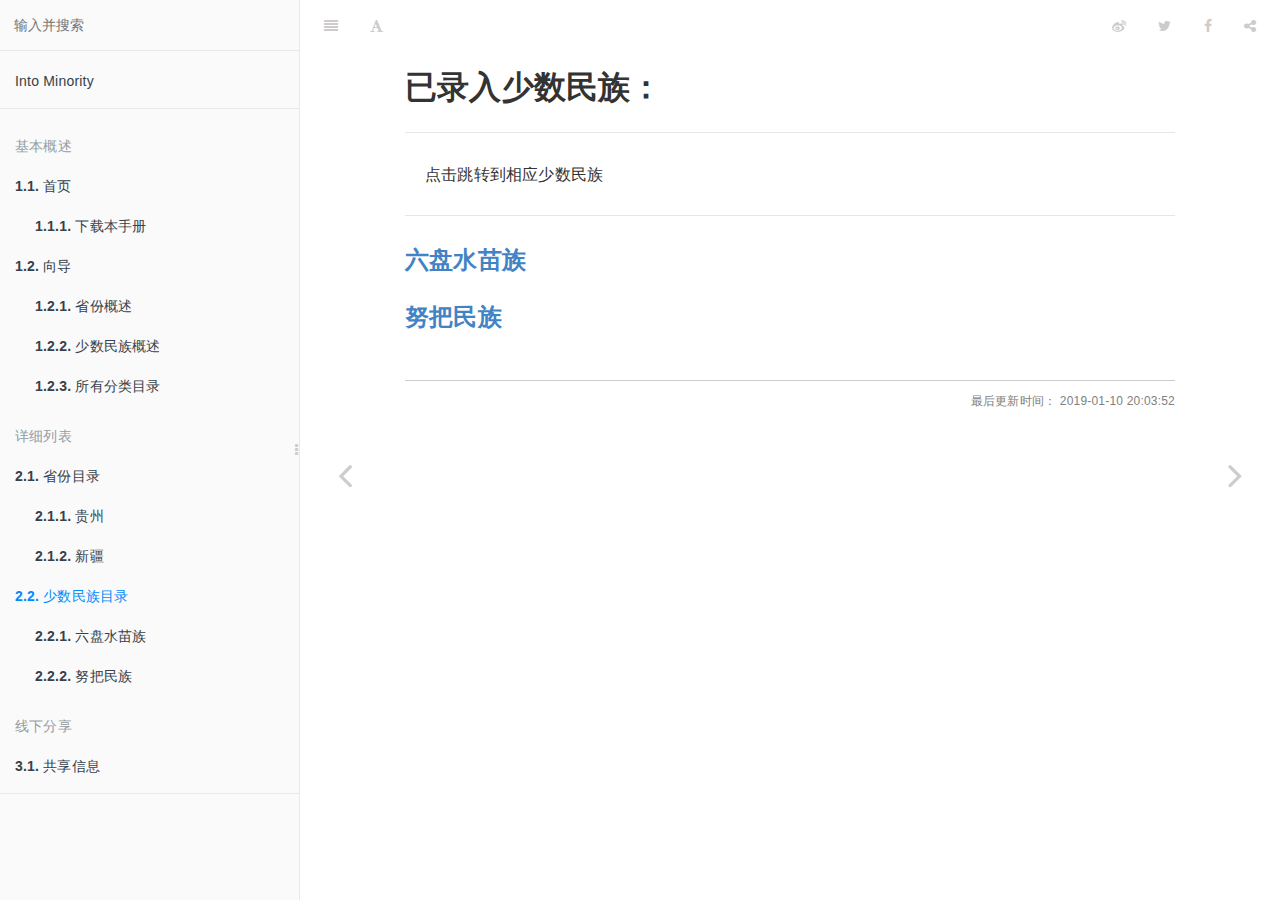
<file: minority/list.html>
<!DOCTYPE HTML>
<html lang="zh-hans" >
    <head>
        <meta charset="UTF-8">
        <meta content="text/html; charset=utf-8" http-equiv="Content-Type">
        <title>少数民族目录 · Into Minority</title>
        <meta http-equiv="X-UA-Compatible" content="IE=edge" />
        <meta name="description" content="">
        <meta name="generator" content="GitBook 3.2.3">
        <meta name="author" content="River">
        
        
    
    <link rel="stylesheet" href="../gitbook/style.css">

    
            
                
                <link rel="stylesheet" href="../gitbook/gitbook-plugin-tbfed-pagefooter/footer.css">
                
            
                
                <link rel="stylesheet" href="../gitbook/gitbook-plugin-search-pro/search.css">
                
            
                
                <link rel="stylesheet" href="../gitbook/gitbook-plugin-advanced-emoji/emoji-website.css">
                
            
                
                <link rel="stylesheet" href="../gitbook/gitbook-plugin-splitter/splitter.css">
                
            
                
                <link rel="stylesheet" href="https://maxcdn.bootstrapcdn.com/bootstrap/3.3.7/css/bootstrap.min.css">
                
            
                
                <link rel="stylesheet" href="../gitbook/gitbook-plugin-sectionx/sectionx.css">
                
            
                
                <link rel="stylesheet" href="../gitbook/gitbook-plugin-anchors/plugin.css">
                
            
                
                <link rel="stylesheet" href="../gitbook/gitbook-plugin-emphasize/plugin.css">
                
            
                
                <link rel="stylesheet" href="../gitbook/gitbook-plugin-tags/plugin.css">
                
            
                
                <link rel="stylesheet" href="../gitbook/gitbook-plugin-highlight/website.css">
                
            
                
                <link rel="stylesheet" href="../gitbook/gitbook-plugin-fontsettings/website.css">
                
            
        

    

    
        
        <link rel="stylesheet" href="../resource/style/website.css">
        
    

        
    
    
    <meta name="HandheldFriendly" content="true"/>
    <meta name="viewport" content="width=device-width, initial-scale=1, user-scalable=no">
    <meta name="apple-mobile-web-app-capable" content="yes">
    <meta name="apple-mobile-web-app-status-bar-style" content="black">
    <link rel="apple-touch-icon-precomposed" sizes="152x152" href="../gitbook/images/apple-touch-icon-precomposed-152.png">
    <link rel="shortcut icon" href="../gitbook/images/favicon.ico" type="image/x-icon">

    
    <link rel="next" href="六盘水苗族.html" />
    
    
    <link rel="prev" href="../province/新疆.html" />
    

    </head>
    <body>
        
<div class="book">
    <div class="book-summary">
        
            
<div id="book-search-input" role="search">
    <input type="text" placeholder="输入并搜索" />
</div>

            
                <nav role="navigation">
                


<ul class="summary">
    
    
    
        
        <li>
            <a href="" target="_blank" class="custom-link">Into Minority</a>
        </li>
    
    

    
    <li class="divider"></li>
    

    
        
        <li class="header">基本概述</li>
        
        
    
        <li class="chapter " data-level="1.1" data-path="../">
            
                <a href="../">
            
                    
                        <b>1.1.</b>
                    
                    首页
            
                </a>
            

            
            <ul class="articles">
                
    
        <li class="chapter " data-level="1.1.1" data-path="../about/download.html">
            
                <a href="../about/download.html">
            
                    
                        <b>1.1.1.</b>
                    
                    下载本手册
            
                </a>
            

            
        </li>
    

            </ul>
            
        </li>
    
        <li class="chapter " data-level="1.2" data-path="../about/intro.html">
            
                <a href="../about/intro.html">
            
                    
                        <b>1.2.</b>
                    
                    向导
            
                </a>
            

            
            <ul class="articles">
                
    
        <li class="chapter " data-level="1.2.1" data-path="../province/">
            
                <a href="../province/">
            
                    
                        <b>1.2.1.</b>
                    
                    省份概述
            
                </a>
            

            
        </li>
    
        <li class="chapter " data-level="1.2.2" data-path="./">
            
                <a href="./">
            
                    
                        <b>1.2.2.</b>
                    
                    少数民族概述
            
                </a>
            

            
        </li>
    
        <li class="chapter " data-level="1.2.3" data-path="../tags.html">
            
                <a href="../tags.html">
            
                    
                        <b>1.2.3.</b>
                    
                    所有分类目录
            
                </a>
            

            
        </li>
    

            </ul>
            
        </li>
    

    
        
        <li class="header">详细列表</li>
        
        
    
        <li class="chapter " data-level="2.1" data-path="../province/list.html">
            
                <a href="../province/list.html">
            
                    
                        <b>2.1.</b>
                    
                    省份目录
            
                </a>
            

            
            <ul class="articles">
                
    
        <li class="chapter " data-level="2.1.1" data-path="../province/贵州.html">
            
                <a href="../province/贵州.html">
            
                    
                        <b>2.1.1.</b>
                    
                    贵州
            
                </a>
            

            
        </li>
    
        <li class="chapter " data-level="2.1.2" data-path="../province/新疆.html">
            
                <a href="../province/新疆.html">
            
                    
                        <b>2.1.2.</b>
                    
                    新疆
            
                </a>
            

            
        </li>
    

            </ul>
            
        </li>
    
        <li class="chapter active" data-level="2.2" data-path="list.html">
            
                <a href="list.html">
            
                    
                        <b>2.2.</b>
                    
                    少数民族目录
            
                </a>
            

            
            <ul class="articles">
                
    
        <li class="chapter " data-level="2.2.1" data-path="六盘水苗族.html">
            
                <a href="六盘水苗族.html">
            
                    
                        <b>2.2.1.</b>
                    
                    六盘水苗族
            
                </a>
            

            
        </li>
    
        <li class="chapter " data-level="2.2.2" data-path="努把民族.html">
            
                <a href="努把民族.html">
            
                    
                        <b>2.2.2.</b>
                    
                    努把民族
            
                </a>
            

            
        </li>
    

            </ul>
            
        </li>
    

    
        
        <li class="header">线下分享</li>
        
        
    
        <li class="chapter " data-level="3.1" >
            
                <span>
            
                    
                        <b>3.1.</b>
                    
                    共享信息
            
                </span>
            

            
        </li>
    

    

    <li class="divider"></li>

    <li>
        <a href="https://www.gitbook.com" target="blank" class="gitbook-link">
            本书使用 GitBook 发布
        </a>
    </li>
</ul>


                </nav>
            
        
    </div>

    <div class="book-body">
        
            <div class="body-inner">
                
                    

<div class="book-header" role="navigation">
    

    <!-- Title -->
    <h1>
        <i class="fa fa-circle-o-notch fa-spin"></i>
        <a href=".." >少数民族目录</a>
    </h1>
</div>




                    <div class="page-wrapper" tabindex="-1" role="main">
                        <div class="page-inner">
                            
<div id="book-search-results">
    <div class="search-noresults">
    
                                <section class="normal markdown-section">
                                
                                <h1 id="&#x5DF2;&#x5F55;&#x5165;&#x5C11;&#x6570;&#x6C11;&#x65CF;&#xFF1A;"><a name="&#x5DF2;&#x5F55;&#x5165;&#x5C11;&#x6570;&#x6C11;&#x65CF;&#xFF1A;" class="plugin-anchor" href="#&#x5DF2;&#x5F55;&#x5165;&#x5C11;&#x6570;&#x6C11;&#x65CF;&#xFF1A;"><i class="fa fa-link" aria-hidden="true"></i></a>&#x5DF2;&#x5F55;&#x5165;&#x5C11;&#x6570;&#x6C11;&#x65CF;&#xFF1A;</h1>
<hr>
<p>&#x70B9;&#x51FB;&#x8DF3;&#x8F6C;&#x5230;&#x76F8;&#x5E94;&#x5C11;&#x6570;&#x6C11;&#x65CF;</p>
<hr>
<h3 id="&#x516D;&#x76D8;&#x6C34;&#x82D7;&#x65CF;"><a name="&#x516D;&#x76D8;&#x6C34;&#x82D7;&#x65CF;" class="plugin-anchor" href="#&#x516D;&#x76D8;&#x6C34;&#x82D7;&#x65CF;"><i class="fa fa-link" aria-hidden="true"></i></a><a href="&#x516D;&#x76D8;&#x6C34;&#x82D7;&#x65CF;.html">&#x516D;&#x76D8;&#x6C34;&#x82D7;&#x65CF;</a></h3>
<h3 id="&#x52AA;&#x628A;&#x6C11;&#x65CF;"><a name="&#x52AA;&#x628A;&#x6C11;&#x65CF;" class="plugin-anchor" href="#&#x52AA;&#x628A;&#x6C11;&#x65CF;"><i class="fa fa-link" aria-hidden="true"></i></a><a href="&#x52AA;&#x628A;&#x6C11;&#x65CF;.html">&#x52AA;&#x628A;&#x6C11;&#x65CF;</a></h3>
<footer class="page-footer"><span class="copyright">River all right reserved&#xFF0C;powered by Gitbook</span><span class="footer-modification"> &#x6700;&#x540E;&#x66F4;&#x65B0;&#x65F6;&#x95F4;&#xFF1A;
2019-01-10 20:03:52
</span></footer>

                                
                                </section>
                            
    </div>
    <div class="search-results">
        <div class="has-results">
            
            <h1 class="search-results-title"><span class='search-results-count'></span> results matching "<span class='search-query'></span>"</h1>
            <ul class="search-results-list"></ul>
            
        </div>
        <div class="no-results">
            
            <h1 class="search-results-title">No results matching "<span class='search-query'></span>"</h1>
            
        </div>
    </div>
</div>

                        </div>
                    </div>
                
            </div>

            
                
                <a href="../province/新疆.html" class="navigation navigation-prev " aria-label="Previous page: 新疆">
                    <i class="fa fa-angle-left"></i>
                </a>
                
                
                <a href="六盘水苗族.html" class="navigation navigation-next " aria-label="Next page: 六盘水苗族">
                    <i class="fa fa-angle-right"></i>
                </a>
                
            
        
    </div>

    <script>
        var gitbook = gitbook || [];
        gitbook.push(function() {
            gitbook.page.hasChanged({"page":{"title":"少数民族目录","level":"2.2","depth":1,"next":{"title":"六盘水苗族","level":"2.2.1","depth":2,"path":"minority/六盘水苗族.md","ref":"minority/六盘水苗族.md","articles":[]},"previous":{"title":"新疆","level":"2.1.2","depth":2,"path":"province/新疆.md","ref":"province/新疆.md","articles":[]},"dir":"ltr"},"config":{"plugins":["-toggle-chapters","-expandable-chapters","tbfed-pagefooter","-page-footer-ex","-back-to-top-button","-anchor-navigation","-anchor-navigation-ex","-lunr","-search","search-pro","-theme-comscore","advanced-emoji","splitter","sectionx","anchors","emphasize","-donate","tags"],"styles":{"website":"resource/style/website.css"},"pluginsConfig":{"tbfed-pagefooter":{"copyright":"River","modify_label":" 最后更新时间：","modify_format":"YYYY-MM-DD HH:mm:ss"},"emphasize":{},"page-footer-ex":{"copyright":"By [yangzh](http://yangzh.cn)，使用[知识共享 署名-相同方式共享 4.0协议](https://creativecommons.org/licenses/by-sa/4.0/)发布","markdown":true,"update_label":"此页面修订于：","update_format":"YYYY-MM-DD HH:mm:ss"},"splitter":{},"search-pro":{"cutWordLib":"nodejieba","defineWord":["Gitbook Use"]},"donate":{"wechat":"img","alipay":"img","title":"点击赞助，将用于参与编辑人员的奖励","button":"点击赞助","alipayText":"支付宝赞助","wechatText":"微信赞助"},"fontsettings":{"theme":"white","family":"sans","size":2},"sectionx":{},"highlight":{},"anchor-navigation-ex":{"associatedWithSummary":false,"showLevel":false,"multipleH1":false,"mode":"float","pageTop":{"showLevelIcon":true,"level1Icon":"fa fa-hand-o-right","level2Icon":"fa fa-hand-o-right","level3Icon":"fa fa-hand-o-right"}},"tags":{"placement":"top"},"advanced-emoji":{"embedEmojis":false},"sharing":{"facebook":true,"twitter":true,"google":false,"weibo":true,"instapaper":false,"vk":false,"all":["facebook","google","twitter","weibo","instapaper"]},"theme-default":{"styles":{"website":"styles/website.css","pdf":"styles/pdf.css","epub":"styles/epub.css","mobi":"styles/mobi.css","ebook":"styles/ebook.css","print":"styles/print.css"},"showLevel":true},"anchors":{}},"theme":"default","author":"River","pdf":{"pageBreaksBefore":"/","headerTemplate":null,"paperSize":"a4","margin":{"right":62,"left":62,"top":36,"bottom":36},"fontSize":12,"fontFamily":"Arial","footerTemplate":null,"chapterMark":"pagebreak","pageNumbers":true},"structure":{"langs":"LANGS.md","readme":"README.md","glossary":"GLOSSARY.md","summary":"SUMMARY.md"},"variables":{},"title":"Into Minority","language":"zh-hans","links":{"sidebar":{"Into Minority":""}},"gitbook":"3.2.3","description":"select * from learn"},"file":{"path":"minority/list.md","mtime":"2019-01-10T12:03:52.618Z","type":"markdown"},"gitbook":{"version":"3.2.3","time":"2019-01-10T13:50:46.821Z"},"basePath":"..","book":{"language":""}});
        });
    </script>
</div>

        
    <script src="../gitbook/gitbook.js"></script>
    <script src="../gitbook/theme.js"></script>
    
        
        <script src="../gitbook/gitbook-plugin-search-pro/jquery.mark.min.js"></script>
        
    
        
        <script src="../gitbook/gitbook-plugin-search-pro/search.js"></script>
        
    
        
        <script src="../gitbook/gitbook-plugin-splitter/splitter.js"></script>
        
    
        
        <script src="https://maxcdn.bootstrapcdn.com/bootstrap/3.3.7/js/bootstrap.min.js"></script>
        
    
        
        <script src="../gitbook/gitbook-plugin-sectionx/sectionx.js"></script>
        
    
        
        <script src="../gitbook/gitbook-plugin-sharing/buttons.js"></script>
        
    
        
        <script src="../gitbook/gitbook-plugin-fontsettings/fontsettings.js"></script>
        
    

    </body>
</html>
</file>
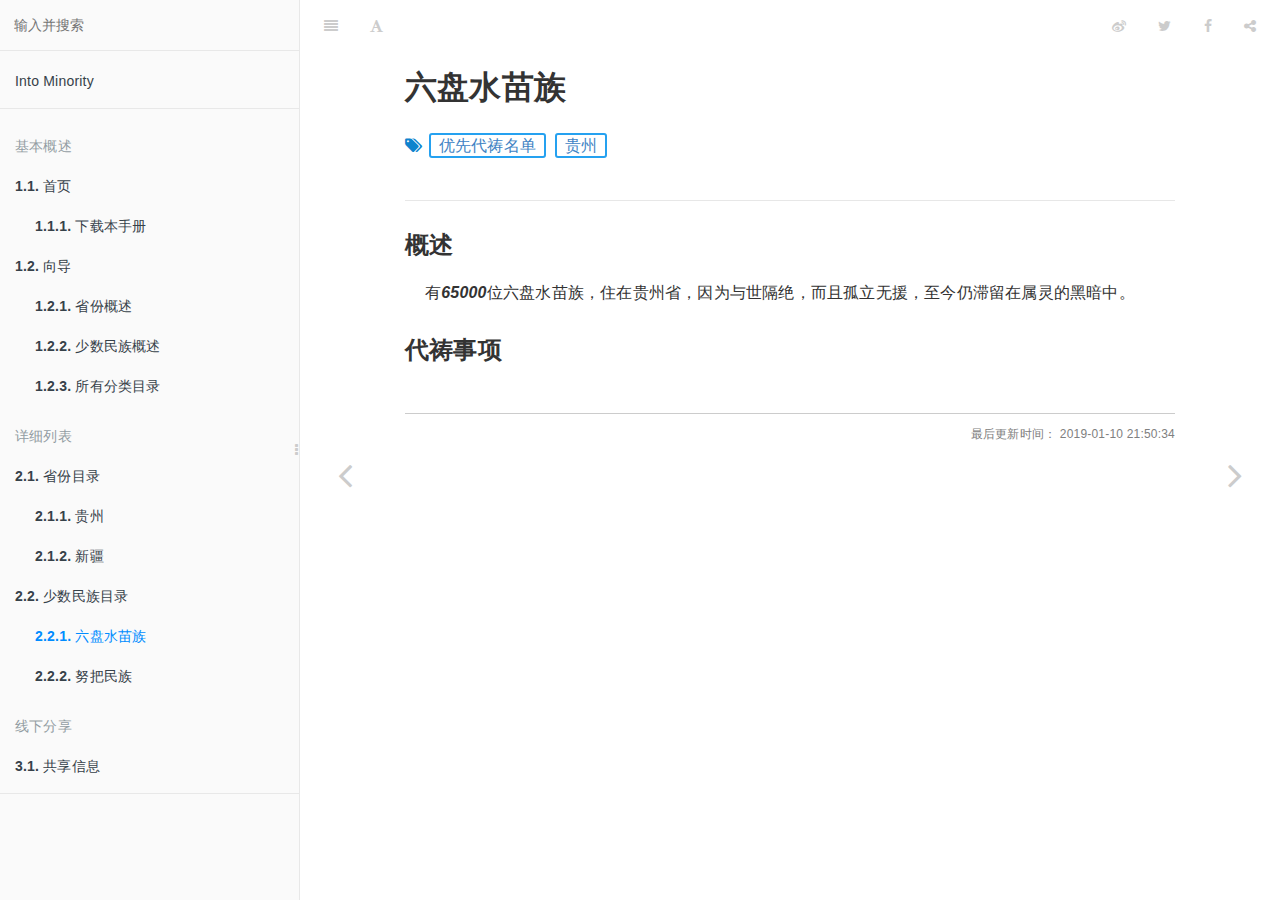
<file: minority/六盘水苗族.html>
<!DOCTYPE HTML>
<html lang="zh-hans" >
    <head>
        <meta charset="UTF-8">
        <meta content="text/html; charset=utf-8" http-equiv="Content-Type">
        <title>六盘水苗族 · Into Minority</title>
        <meta http-equiv="X-UA-Compatible" content="IE=edge" />
        <meta name="description" content="">
        <meta name="generator" content="GitBook 3.2.3">
        <meta name="author" content="River">
        
        
    
    <link rel="stylesheet" href="../gitbook/style.css">

    
            
                
                <link rel="stylesheet" href="../gitbook/gitbook-plugin-tbfed-pagefooter/footer.css">
                
            
                
                <link rel="stylesheet" href="../gitbook/gitbook-plugin-search-pro/search.css">
                
            
                
                <link rel="stylesheet" href="../gitbook/gitbook-plugin-advanced-emoji/emoji-website.css">
                
            
                
                <link rel="stylesheet" href="../gitbook/gitbook-plugin-splitter/splitter.css">
                
            
                
                <link rel="stylesheet" href="https://maxcdn.bootstrapcdn.com/bootstrap/3.3.7/css/bootstrap.min.css">
                
            
                
                <link rel="stylesheet" href="../gitbook/gitbook-plugin-sectionx/sectionx.css">
                
            
                
                <link rel="stylesheet" href="../gitbook/gitbook-plugin-anchors/plugin.css">
                
            
                
                <link rel="stylesheet" href="../gitbook/gitbook-plugin-emphasize/plugin.css">
                
            
                
                <link rel="stylesheet" href="../gitbook/gitbook-plugin-tags/plugin.css">
                
            
                
                <link rel="stylesheet" href="../gitbook/gitbook-plugin-highlight/website.css">
                
            
                
                <link rel="stylesheet" href="../gitbook/gitbook-plugin-fontsettings/website.css">
                
            
        

    

    
        
        <link rel="stylesheet" href="../resource/style/website.css">
        
    

        
    
    
    <meta name="HandheldFriendly" content="true"/>
    <meta name="viewport" content="width=device-width, initial-scale=1, user-scalable=no">
    <meta name="apple-mobile-web-app-capable" content="yes">
    <meta name="apple-mobile-web-app-status-bar-style" content="black">
    <link rel="apple-touch-icon-precomposed" sizes="152x152" href="../gitbook/images/apple-touch-icon-precomposed-152.png">
    <link rel="shortcut icon" href="../gitbook/images/favicon.ico" type="image/x-icon">

    
    <link rel="next" href="努把民族.html" />
    
    
    <link rel="prev" href="list.html" />
    

    </head>
    <body>
        
<div class="book">
    <div class="book-summary">
        
            
<div id="book-search-input" role="search">
    <input type="text" placeholder="输入并搜索" />
</div>

            
                <nav role="navigation">
                


<ul class="summary">
    
    
    
        
        <li>
            <a href="" target="_blank" class="custom-link">Into Minority</a>
        </li>
    
    

    
    <li class="divider"></li>
    

    
        
        <li class="header">基本概述</li>
        
        
    
        <li class="chapter " data-level="1.1" data-path="../">
            
                <a href="../">
            
                    
                        <b>1.1.</b>
                    
                    首页
            
                </a>
            

            
            <ul class="articles">
                
    
        <li class="chapter " data-level="1.1.1" data-path="../about/download.html">
            
                <a href="../about/download.html">
            
                    
                        <b>1.1.1.</b>
                    
                    下载本手册
            
                </a>
            

            
        </li>
    

            </ul>
            
        </li>
    
        <li class="chapter " data-level="1.2" data-path="../about/intro.html">
            
                <a href="../about/intro.html">
            
                    
                        <b>1.2.</b>
                    
                    向导
            
                </a>
            

            
            <ul class="articles">
                
    
        <li class="chapter " data-level="1.2.1" data-path="../province/">
            
                <a href="../province/">
            
                    
                        <b>1.2.1.</b>
                    
                    省份概述
            
                </a>
            

            
        </li>
    
        <li class="chapter " data-level="1.2.2" data-path="./">
            
                <a href="./">
            
                    
                        <b>1.2.2.</b>
                    
                    少数民族概述
            
                </a>
            

            
        </li>
    
        <li class="chapter " data-level="1.2.3" data-path="../tags.html">
            
                <a href="../tags.html">
            
                    
                        <b>1.2.3.</b>
                    
                    所有分类目录
            
                </a>
            

            
        </li>
    

            </ul>
            
        </li>
    

    
        
        <li class="header">详细列表</li>
        
        
    
        <li class="chapter " data-level="2.1" data-path="../province/list.html">
            
                <a href="../province/list.html">
            
                    
                        <b>2.1.</b>
                    
                    省份目录
            
                </a>
            

            
            <ul class="articles">
                
    
        <li class="chapter " data-level="2.1.1" data-path="../province/贵州.html">
            
                <a href="../province/贵州.html">
            
                    
                        <b>2.1.1.</b>
                    
                    贵州
            
                </a>
            

            
        </li>
    
        <li class="chapter " data-level="2.1.2" data-path="../province/新疆.html">
            
                <a href="../province/新疆.html">
            
                    
                        <b>2.1.2.</b>
                    
                    新疆
            
                </a>
            

            
        </li>
    

            </ul>
            
        </li>
    
        <li class="chapter " data-level="2.2" data-path="list.html">
            
                <a href="list.html">
            
                    
                        <b>2.2.</b>
                    
                    少数民族目录
            
                </a>
            

            
            <ul class="articles">
                
    
        <li class="chapter active" data-level="2.2.1" data-path="六盘水苗族.html">
            
                <a href="六盘水苗族.html">
            
                    
                        <b>2.2.1.</b>
                    
                    六盘水苗族
            
                </a>
            

            
        </li>
    
        <li class="chapter " data-level="2.2.2" data-path="努把民族.html">
            
                <a href="努把民族.html">
            
                    
                        <b>2.2.2.</b>
                    
                    努把民族
            
                </a>
            

            
        </li>
    

            </ul>
            
        </li>
    

    
        
        <li class="header">线下分享</li>
        
        
    
        <li class="chapter " data-level="3.1" >
            
                <span>
            
                    
                        <b>3.1.</b>
                    
                    共享信息
            
                </span>
            

            
        </li>
    

    

    <li class="divider"></li>

    <li>
        <a href="https://www.gitbook.com" target="blank" class="gitbook-link">
            本书使用 GitBook 发布
        </a>
    </li>
</ul>


                </nav>
            
        
    </div>

    <div class="book-body">
        
            <div class="body-inner">
                
                    

<div class="book-header" role="navigation">
    

    <!-- Title -->
    <h1>
        <i class="fa fa-circle-o-notch fa-spin"></i>
        <a href=".." >六盘水苗族</a>
    </h1>
</div>




                    <div class="page-wrapper" tabindex="-1" role="main">
                        <div class="page-inner">
                            
<div id="book-search-results">
    <div class="search-noresults">
    
                                <section class="normal markdown-section">
                                
                                <h1 id="&#x516D;&#x76D8;&#x6C34;&#x82D7;&#x65CF;"><a name="&#x516D;&#x76D8;&#x6C34;&#x82D7;&#x65CF;" class="plugin-anchor" href="#&#x516D;&#x76D8;&#x6C34;&#x82D7;&#x65CF;"><i class="fa fa-link" aria-hidden="true"></i></a>&#x516D;&#x76D8;&#x6C34;&#x82D7;&#x65CF;</h1><!-- tags --><div id="tags" class="tags"><p><i class="fa fa-tags" aria-hidden="true"></i> <a href="../tags.html#&#x4F18;&#x5148;&#x4EE3;&#x7977;&#x540D;&#x5355;">&#x4F18;&#x5148;&#x4EE3;&#x7977;&#x540D;&#x5355;</a> <a href="../tags.html#&#x8D35;&#x5DDE;">&#x8D35;&#x5DDE;</a></p></div><!-- tagsstop --><hr>
<h3 id="&#x6982;&#x8FF0;"><a name="&#x6982;&#x8FF0;" class="plugin-anchor" href="#&#x6982;&#x8FF0;"><i class="fa fa-link" aria-hidden="true"></i></a>&#x6982;&#x8FF0;</h3>
<p>&#x6709;<strong><em>65000</em></strong>&#x4F4D;&#x516D;&#x76D8;&#x6C34;&#x82D7;&#x65CF;&#xFF0C;&#x4F4F;&#x5728;&#x8D35;&#x5DDE;&#x7701;&#xFF0C;&#x56E0;&#x4E3A;&#x4E0E;&#x4E16;&#x9694;&#x7EDD;&#xFF0C;&#x800C;&#x4E14;&#x5B64;&#x7ACB;&#x65E0;&#x63F4;&#xFF0C;&#x81F3;&#x4ECA;&#x4ECD;&#x6EDE;&#x7559;&#x5728;&#x5C5E;&#x7075;&#x7684;&#x9ED1;&#x6697;&#x4E2D;&#x3002;</p>
<!-- 迁来贵州之前，他们住在湖南，在那里学会说湘语──和苗语截然不同的语言。当地已有许多人听到福音，一心转向基督，但六盘水苗族却因语言障碍，无法了解救恩信息，也就没有听到上帝的大爱。

为了寻求更好的生活，很多年轻人不得不搬进城里寻找工作。由于深受中国文化和GCD思维的影响，不少年轻一代的六盘水苗族，放弃了父母和先祖们奉行不渝的万灵论，而相信无神论。他们是一个亟需福音的族群，只有福音能释放他们，使他们从罪的捆绑中得到自由。 -->
<h3 id="&#x4EE3;&#x7977;&#x4E8B;&#x9879;"><a name="&#x4EE3;&#x7977;&#x4E8B;&#x9879;" class="plugin-anchor" href="#&#x4EE3;&#x7977;&#x4E8B;&#x9879;"><i class="fa fa-link" aria-hidden="true"></i></a>&#x4EE3;&#x7977;&#x4E8B;&#x9879;</h3>
<!-- * 由于居住的地点偏远难寻，六盘水苗族至今仍停留在极其孤绝的景况里，求主差遣工人前去宣讲耶稣基督的好消息。

* 求主带领距离六盘水苗族较近的教会，奋力跨越墙垣，为主得着这个族群。

* 在六盘水苗族中已有几个基督徒，求主帮助他们在信心里长大成熟，并坚固他们的事工，赐他们向失丧者传福音的心志。 --> 
<footer class="page-footer"><span class="copyright">River all right reserved&#xFF0C;powered by Gitbook</span><span class="footer-modification"> &#x6700;&#x540E;&#x66F4;&#x65B0;&#x65F6;&#x95F4;&#xFF1A;
2019-01-10 21:50:34
</span></footer>

                                
                                </section>
                            
    </div>
    <div class="search-results">
        <div class="has-results">
            
            <h1 class="search-results-title"><span class='search-results-count'></span> results matching "<span class='search-query'></span>"</h1>
            <ul class="search-results-list"></ul>
            
        </div>
        <div class="no-results">
            
            <h1 class="search-results-title">No results matching "<span class='search-query'></span>"</h1>
            
        </div>
    </div>
</div>

                        </div>
                    </div>
                
            </div>

            
                
                <a href="list.html" class="navigation navigation-prev " aria-label="Previous page: 少数民族目录">
                    <i class="fa fa-angle-left"></i>
                </a>
                
                
                <a href="努把民族.html" class="navigation navigation-next " aria-label="Next page: 努把民族">
                    <i class="fa fa-angle-right"></i>
                </a>
                
            
        
    </div>

    <script>
        var gitbook = gitbook || [];
        gitbook.push(function() {
            gitbook.page.hasChanged({"page":{"title":"六盘水苗族","level":"2.2.1","depth":2,"next":{"title":"努把民族","level":"2.2.2","depth":2,"path":"minority/努把民族.md","ref":"minority/努把民族.md","articles":[]},"previous":{"title":"少数民族目录","level":"2.2","depth":1,"path":"minority/list.md","ref":"minority/list.md","articles":[{"title":"六盘水苗族","level":"2.2.1","depth":2,"path":"minority/六盘水苗族.md","ref":"minority/六盘水苗族.md","articles":[]},{"title":"努把民族","level":"2.2.2","depth":2,"path":"minority/努把民族.md","ref":"minority/努把民族.md","articles":[]}]},"dir":"ltr"},"config":{"plugins":["-toggle-chapters","-expandable-chapters","tbfed-pagefooter","-page-footer-ex","-back-to-top-button","-anchor-navigation","-anchor-navigation-ex","-lunr","-search","search-pro","-theme-comscore","advanced-emoji","splitter","sectionx","anchors","emphasize","-donate","tags"],"styles":{"website":"resource/style/website.css"},"pluginsConfig":{"tbfed-pagefooter":{"copyright":"River","modify_label":" 最后更新时间：","modify_format":"YYYY-MM-DD HH:mm:ss"},"emphasize":{},"page-footer-ex":{"copyright":"By [yangzh](http://yangzh.cn)，使用[知识共享 署名-相同方式共享 4.0协议](https://creativecommons.org/licenses/by-sa/4.0/)发布","markdown":true,"update_label":"此页面修订于：","update_format":"YYYY-MM-DD HH:mm:ss"},"splitter":{},"search-pro":{"cutWordLib":"nodejieba","defineWord":["Gitbook Use"]},"donate":{"wechat":"img","alipay":"img","title":"点击赞助，将用于参与编辑人员的奖励","button":"点击赞助","alipayText":"支付宝赞助","wechatText":"微信赞助"},"fontsettings":{"theme":"white","family":"sans","size":2},"sectionx":{},"highlight":{},"anchor-navigation-ex":{"associatedWithSummary":false,"showLevel":false,"multipleH1":false,"mode":"float","pageTop":{"showLevelIcon":true,"level1Icon":"fa fa-hand-o-right","level2Icon":"fa fa-hand-o-right","level3Icon":"fa fa-hand-o-right"}},"tags":{"placement":"top"},"advanced-emoji":{"embedEmojis":false},"sharing":{"facebook":true,"twitter":true,"google":false,"weibo":true,"instapaper":false,"vk":false,"all":["facebook","google","twitter","weibo","instapaper"]},"theme-default":{"styles":{"website":"styles/website.css","pdf":"styles/pdf.css","epub":"styles/epub.css","mobi":"styles/mobi.css","ebook":"styles/ebook.css","print":"styles/print.css"},"showLevel":true},"anchors":{}},"theme":"default","author":"River","pdf":{"pageBreaksBefore":"/","headerTemplate":null,"paperSize":"a4","margin":{"right":62,"left":62,"top":36,"bottom":36},"fontSize":12,"fontFamily":"Arial","footerTemplate":null,"chapterMark":"pagebreak","pageNumbers":true},"structure":{"langs":"LANGS.md","readme":"README.md","glossary":"GLOSSARY.md","summary":"SUMMARY.md"},"variables":{},"title":"Into Minority","language":"zh-hans","links":{"sidebar":{"Into Minority":""}},"gitbook":"3.2.3","description":"select * from learn"},"file":{"path":"minority/六盘水苗族.md","mtime":"2019-01-10T13:50:34.272Z","type":"markdown"},"gitbook":{"version":"3.2.3","time":"2019-01-10T13:50:46.821Z"},"basePath":"..","book":{"language":""}});
        });
    </script>
</div>

        
    <script src="../gitbook/gitbook.js"></script>
    <script src="../gitbook/theme.js"></script>
    
        
        <script src="../gitbook/gitbook-plugin-search-pro/jquery.mark.min.js"></script>
        
    
        
        <script src="../gitbook/gitbook-plugin-search-pro/search.js"></script>
        
    
        
        <script src="../gitbook/gitbook-plugin-splitter/splitter.js"></script>
        
    
        
        <script src="https://maxcdn.bootstrapcdn.com/bootstrap/3.3.7/js/bootstrap.min.js"></script>
        
    
        
        <script src="../gitbook/gitbook-plugin-sectionx/sectionx.js"></script>
        
    
        
        <script src="../gitbook/gitbook-plugin-sharing/buttons.js"></script>
        
    
        
        <script src="../gitbook/gitbook-plugin-fontsettings/fontsettings.js"></script>
        
    

    </body>
</html>
</file>
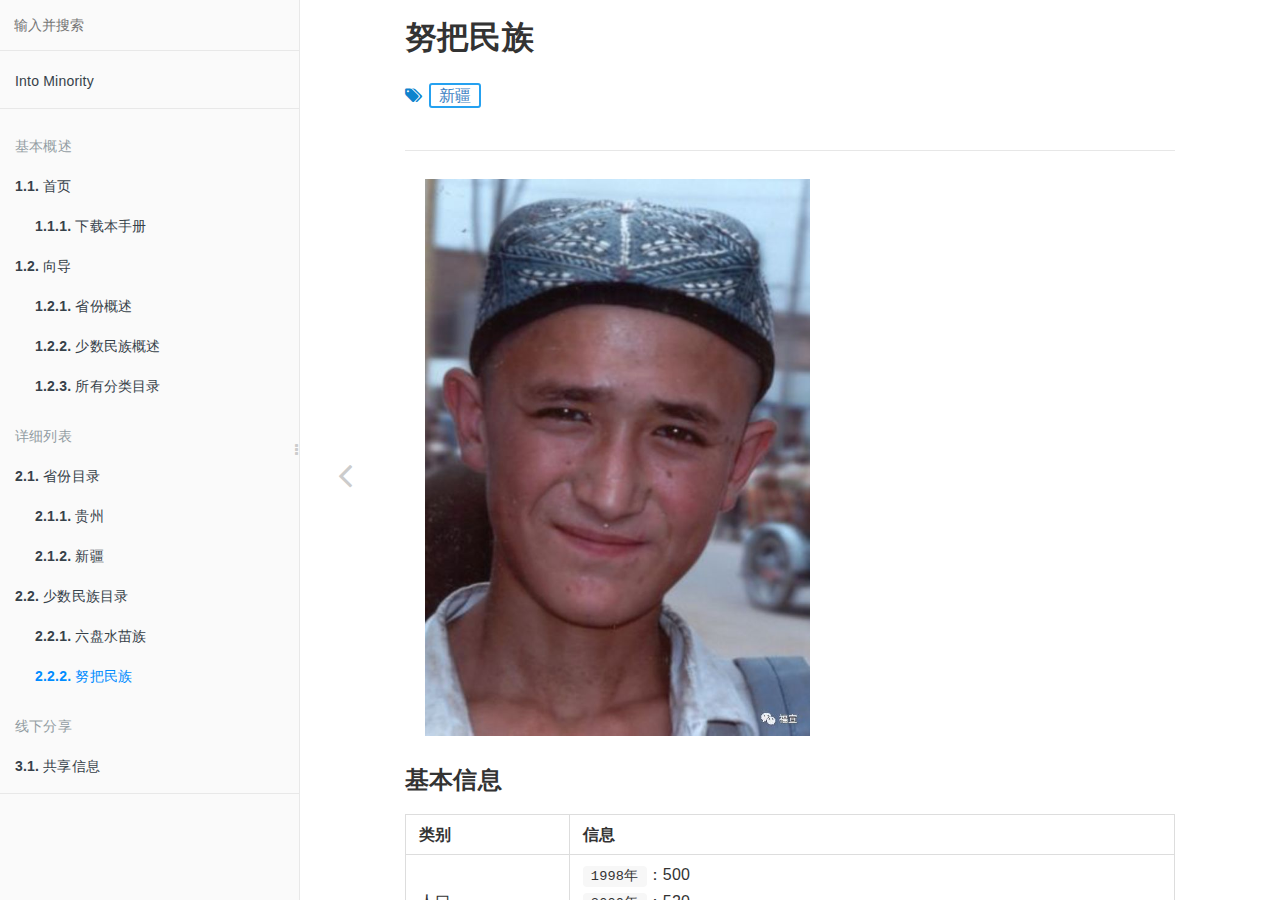
<file: minority/努把民族.html>
<!DOCTYPE HTML>
<html lang="zh-hans" >
    <head>
        <meta charset="UTF-8">
        <meta content="text/html; charset=utf-8" http-equiv="Content-Type">
        <title>努把民族 · Into Minority</title>
        <meta http-equiv="X-UA-Compatible" content="IE=edge" />
        <meta name="description" content="">
        <meta name="generator" content="GitBook 3.2.3">
        <meta name="author" content="River">
        
        
    
    <link rel="stylesheet" href="../gitbook/style.css">

    
            
                
                <link rel="stylesheet" href="../gitbook/gitbook-plugin-tbfed-pagefooter/footer.css">
                
            
                
                <link rel="stylesheet" href="../gitbook/gitbook-plugin-search-pro/search.css">
                
            
                
                <link rel="stylesheet" href="../gitbook/gitbook-plugin-advanced-emoji/emoji-website.css">
                
            
                
                <link rel="stylesheet" href="../gitbook/gitbook-plugin-splitter/splitter.css">
                
            
                
                <link rel="stylesheet" href="https://maxcdn.bootstrapcdn.com/bootstrap/3.3.7/css/bootstrap.min.css">
                
            
                
                <link rel="stylesheet" href="../gitbook/gitbook-plugin-sectionx/sectionx.css">
                
            
                
                <link rel="stylesheet" href="../gitbook/gitbook-plugin-anchors/plugin.css">
                
            
                
                <link rel="stylesheet" href="../gitbook/gitbook-plugin-emphasize/plugin.css">
                
            
                
                <link rel="stylesheet" href="../gitbook/gitbook-plugin-tags/plugin.css">
                
            
                
                <link rel="stylesheet" href="../gitbook/gitbook-plugin-highlight/website.css">
                
            
                
                <link rel="stylesheet" href="../gitbook/gitbook-plugin-fontsettings/website.css">
                
            
        

    

    
        
        <link rel="stylesheet" href="../resource/style/website.css">
        
    

        
    
    
    <meta name="HandheldFriendly" content="true"/>
    <meta name="viewport" content="width=device-width, initial-scale=1, user-scalable=no">
    <meta name="apple-mobile-web-app-capable" content="yes">
    <meta name="apple-mobile-web-app-status-bar-style" content="black">
    <link rel="apple-touch-icon-precomposed" sizes="152x152" href="../gitbook/images/apple-touch-icon-precomposed-152.png">
    <link rel="shortcut icon" href="../gitbook/images/favicon.ico" type="image/x-icon">

    
    
    <link rel="prev" href="六盘水苗族.html" />
    

    </head>
    <body>
        
<div class="book">
    <div class="book-summary">
        
            
<div id="book-search-input" role="search">
    <input type="text" placeholder="输入并搜索" />
</div>

            
                <nav role="navigation">
                


<ul class="summary">
    
    
    
        
        <li>
            <a href="" target="_blank" class="custom-link">Into Minority</a>
        </li>
    
    

    
    <li class="divider"></li>
    

    
        
        <li class="header">基本概述</li>
        
        
    
        <li class="chapter " data-level="1.1" data-path="../">
            
                <a href="../">
            
                    
                        <b>1.1.</b>
                    
                    首页
            
                </a>
            

            
            <ul class="articles">
                
    
        <li class="chapter " data-level="1.1.1" data-path="../about/download.html">
            
                <a href="../about/download.html">
            
                    
                        <b>1.1.1.</b>
                    
                    下载本手册
            
                </a>
            

            
        </li>
    

            </ul>
            
        </li>
    
        <li class="chapter " data-level="1.2" data-path="../about/intro.html">
            
                <a href="../about/intro.html">
            
                    
                        <b>1.2.</b>
                    
                    向导
            
                </a>
            

            
            <ul class="articles">
                
    
        <li class="chapter " data-level="1.2.1" data-path="../province/">
            
                <a href="../province/">
            
                    
                        <b>1.2.1.</b>
                    
                    省份概述
            
                </a>
            

            
        </li>
    
        <li class="chapter " data-level="1.2.2" data-path="./">
            
                <a href="./">
            
                    
                        <b>1.2.2.</b>
                    
                    少数民族概述
            
                </a>
            

            
        </li>
    
        <li class="chapter " data-level="1.2.3" data-path="../tags.html">
            
                <a href="../tags.html">
            
                    
                        <b>1.2.3.</b>
                    
                    所有分类目录
            
                </a>
            

            
        </li>
    

            </ul>
            
        </li>
    

    
        
        <li class="header">详细列表</li>
        
        
    
        <li class="chapter " data-level="2.1" data-path="../province/list.html">
            
                <a href="../province/list.html">
            
                    
                        <b>2.1.</b>
                    
                    省份目录
            
                </a>
            

            
            <ul class="articles">
                
    
        <li class="chapter " data-level="2.1.1" data-path="../province/贵州.html">
            
                <a href="../province/贵州.html">
            
                    
                        <b>2.1.1.</b>
                    
                    贵州
            
                </a>
            

            
        </li>
    
        <li class="chapter " data-level="2.1.2" data-path="../province/新疆.html">
            
                <a href="../province/新疆.html">
            
                    
                        <b>2.1.2.</b>
                    
                    新疆
            
                </a>
            

            
        </li>
    

            </ul>
            
        </li>
    
        <li class="chapter " data-level="2.2" data-path="list.html">
            
                <a href="list.html">
            
                    
                        <b>2.2.</b>
                    
                    少数民族目录
            
                </a>
            

            
            <ul class="articles">
                
    
        <li class="chapter " data-level="2.2.1" data-path="六盘水苗族.html">
            
                <a href="六盘水苗族.html">
            
                    
                        <b>2.2.1.</b>
                    
                    六盘水苗族
            
                </a>
            

            
        </li>
    
        <li class="chapter active" data-level="2.2.2" data-path="努把民族.html">
            
                <a href="努把民族.html">
            
                    
                        <b>2.2.2.</b>
                    
                    努把民族
            
                </a>
            

            
        </li>
    

            </ul>
            
        </li>
    

    
        
        <li class="header">线下分享</li>
        
        
    
        <li class="chapter " data-level="3.1" >
            
                <span>
            
                    
                        <b>3.1.</b>
                    
                    共享信息
            
                </span>
            

            
        </li>
    

    

    <li class="divider"></li>

    <li>
        <a href="https://www.gitbook.com" target="blank" class="gitbook-link">
            本书使用 GitBook 发布
        </a>
    </li>
</ul>


                </nav>
            
        
    </div>

    <div class="book-body">
        
            <div class="body-inner">
                
                    

<div class="book-header" role="navigation">
    

    <!-- Title -->
    <h1>
        <i class="fa fa-circle-o-notch fa-spin"></i>
        <a href=".." >努把民族</a>
    </h1>
</div>




                    <div class="page-wrapper" tabindex="-1" role="main">
                        <div class="page-inner">
                            
<div id="book-search-results">
    <div class="search-noresults">
    
                                <section class="normal markdown-section">
                                
                                <h1 id="&#x52AA;&#x628A;&#x6C11;&#x65CF;"><a name="&#x52AA;&#x628A;&#x6C11;&#x65CF;" class="plugin-anchor" href="#&#x52AA;&#x628A;&#x6C11;&#x65CF;"><i class="fa fa-link" aria-hidden="true"></i></a>&#x52AA;&#x628A;&#x6C11;&#x65CF;</h1><!-- tags --><div id="tags" class="tags"><p><i class="fa fa-tags" aria-hidden="true"></i> <a href="../tags.html#&#x65B0;&#x7586;">&#x65B0;&#x7586;</a></p></div><!-- tagsstop --><hr>
<p><img src="img/&#x52AA;&#x628A;.jpeg" alt="alt text"></p>
<h3 id="&#x57FA;&#x672C;&#x4FE1;&#x606F;"><a name="&#x57FA;&#x672C;&#x4FE1;&#x606F;" class="plugin-anchor" href="#&#x57FA;&#x672C;&#x4FE1;&#x606F;"><i class="fa fa-link" aria-hidden="true"></i></a>&#x57FA;&#x672C;&#x4FE1;&#x606F;</h3>
<table>
<thead>
<tr>
<th style="text-align:left">&#x7C7B;&#x522B;</th>
<th style="text-align:left">&#x4FE1;&#x606F;</th>
</tr>
</thead>
<tbody>
<tr>
<td style="text-align:left"> &#x4EBA;&#x53E3;</td>
<td style="text-align:left"><code>1998&#x5E74;</code>&#xFF1A;500 <br><code>2000&#x5E74;</code>&#xFF1A;520<br><code>2010&#x5E74;&#xFF08;&#x9884;&#x8BA1;)</code>&#xFF1A;670</td>
</tr>
<tr>
<td style="text-align:left"> &#x4E3B;&#x8981;&#x805A;&#x5C45;&#x5730;</td>
<td style="text-align:left">&#x65B0;&#x7586;&#x7EF4;&#x543E;&#x5C14;&#x81EA;&#x6CBB;&#x533A;&#x7684;&#x5929;&#x9F99;&#x5858;&#x9547;&#x9644;&#x8FD1; </td>
</tr>
<tr>
<td style="text-align:left"> &#x5B98;&#x65B9;&#x8EAB;&#x4EFD;</td>
<td style="text-align:left">&#x672A;&#x8BC6;&#x522B;&#x6C11;&#x65CF;&#xFF0C;&#x53EF;&#x80FD;&#x662F;&#x67EF;&#x5C14;&#x514B;&#x5B5C;&#x65CF;&#x652F;&#x7CFB;&#x6216;&#x7EF4;&#x543E;&#x5C14;&#x65CF;&#x652F;&#x7CFB;</td>
</tr>
<tr>
<td style="text-align:left"> &#x4E3B;&#x8981;&#x4FE1;&#x4EF0;</td>
<td style="text-align:left">&#x4F0A;&#x65AF;&#x5170;&#x6559;</td>
</tr>
<tr>
<td style="text-align:left"> &#x57FA;&#x7763;&#x5F92;</td>
<td style="text-align:left">&#x672A;&#x77E5;&#xFF08;0.0%&#xFF09;</td>
</tr>
</tbody>
</table>
<h3 id="&#x6982;&#x8FF0;"><a name="&#x6982;&#x8FF0;" class="plugin-anchor" href="#&#x6982;&#x8FF0;"><i class="fa fa-link" aria-hidden="true"></i></a>&#x6982;&#x8FF0;</h3>
<!-- 有几百努把族人生活在新疆维吾尔自治区的西南角，靠近新疆、西藏、巴基斯坦和印度的佳木与克什米尔的交汇处。大多数努把人居住在印度，他们被认为是讲腊大课话方言的一支。 在历史上，努把人是腊大课族的一部分。虽然腊大课人主要信奉喇嘛教，但努把人却皈依了逊尼派伊斯兰教。努把族从未在中国的历史文献中出现过，因此不能确定他们是如何被官方列为少数民族的。

几个世纪以来，努把商人就居住在东起西藏、新疆、西至中亚的古老丝绸之路上。从腊大课族居住地区来的部落蛮人和土匪时常袭击中国内地的一些地方，其中古各（Gug）部落就曾在返回他们山区躲藏处的途中，将克日亚族驱逐到塔克拉玛干沙漠深处。

从喇嘛教（伴随着所有的偶像、恶魔、鬼魂和精神抚慰）转向伊斯兰教的过程中，努把族经历了彻底的文化转变。因为伊斯兰教憎恶一切偶像崇拜，并且严厉反对安拉以外的任何神明信仰。努把族的风俗习惯反映了他们的伊斯兰信仰。许多努把人饲养扭角羚、山羊和绵羊。 

无论在中国还是在印度的努把人中尚不知是否有基督徒。虽然在印度的腊大课族中有120摩拉维亚教（Moravian）信徒，但自从1922年信徒数达到158人后，教会就再也没有增长。 -->
<h3 id="&#x4EE3;&#x7977;&#x4E8B;&#x9879;"><a name="&#x4EE3;&#x7977;&#x4E8B;&#x9879;" class="plugin-anchor" href="#&#x4EE3;&#x7977;&#x4E8B;&#x9879;"><i class="fa fa-link" aria-hidden="true"></i></a>&#x4EE3;&#x7977;&#x4E8B;&#x9879;</h3>
<!-- * 虽然努把族的人数很少，神仍然爱他们，愿意拯救他们。

* 为主耶稣在这个人群中被尊崇祷告。 

* 求神使努把族人有机会听到福音。 

* 为中国的这个偏远地区建立教会而祷告。 -->
<footer class="page-footer"><span class="copyright">River all right reserved&#xFF0C;powered by Gitbook</span><span class="footer-modification"> &#x6700;&#x540E;&#x66F4;&#x65B0;&#x65F6;&#x95F4;&#xFF1A;
2019-01-10 21:49:58
</span></footer>

                                
                                </section>
                            
    </div>
    <div class="search-results">
        <div class="has-results">
            
            <h1 class="search-results-title"><span class='search-results-count'></span> results matching "<span class='search-query'></span>"</h1>
            <ul class="search-results-list"></ul>
            
        </div>
        <div class="no-results">
            
            <h1 class="search-results-title">No results matching "<span class='search-query'></span>"</h1>
            
        </div>
    </div>
</div>

                        </div>
                    </div>
                
            </div>

            
                
                <a href="六盘水苗族.html" class="navigation navigation-prev navigation-unique" aria-label="Previous page: 六盘水苗族">
                    <i class="fa fa-angle-left"></i>
                </a>
                
                
            
        
    </div>

    <script>
        var gitbook = gitbook || [];
        gitbook.push(function() {
            gitbook.page.hasChanged({"page":{"title":"努把民族","level":"2.2.2","depth":2,"next":{"title":"共享信息","level":"3.1","depth":1,"ref":"","articles":[]},"previous":{"title":"六盘水苗族","level":"2.2.1","depth":2,"path":"minority/六盘水苗族.md","ref":"minority/六盘水苗族.md","articles":[]},"dir":"ltr"},"config":{"plugins":["-toggle-chapters","-expandable-chapters","tbfed-pagefooter","-page-footer-ex","-back-to-top-button","-anchor-navigation","-anchor-navigation-ex","-lunr","-search","search-pro","-theme-comscore","advanced-emoji","splitter","sectionx","anchors","emphasize","-donate","tags"],"styles":{"website":"resource/style/website.css"},"pluginsConfig":{"tbfed-pagefooter":{"copyright":"River","modify_label":" 最后更新时间：","modify_format":"YYYY-MM-DD HH:mm:ss"},"emphasize":{},"page-footer-ex":{"copyright":"By [yangzh](http://yangzh.cn)，使用[知识共享 署名-相同方式共享 4.0协议](https://creativecommons.org/licenses/by-sa/4.0/)发布","markdown":true,"update_label":"此页面修订于：","update_format":"YYYY-MM-DD HH:mm:ss"},"splitter":{},"search-pro":{"cutWordLib":"nodejieba","defineWord":["Gitbook Use"]},"donate":{"wechat":"img","alipay":"img","title":"点击赞助，将用于参与编辑人员的奖励","button":"点击赞助","alipayText":"支付宝赞助","wechatText":"微信赞助"},"fontsettings":{"theme":"white","family":"sans","size":2},"sectionx":{},"highlight":{},"anchor-navigation-ex":{"associatedWithSummary":false,"showLevel":false,"multipleH1":false,"mode":"float","pageTop":{"showLevelIcon":true,"level1Icon":"fa fa-hand-o-right","level2Icon":"fa fa-hand-o-right","level3Icon":"fa fa-hand-o-right"}},"tags":{"placement":"top"},"advanced-emoji":{"embedEmojis":false},"sharing":{"facebook":true,"twitter":true,"google":false,"weibo":true,"instapaper":false,"vk":false,"all":["facebook","google","twitter","weibo","instapaper"]},"theme-default":{"styles":{"website":"styles/website.css","pdf":"styles/pdf.css","epub":"styles/epub.css","mobi":"styles/mobi.css","ebook":"styles/ebook.css","print":"styles/print.css"},"showLevel":true},"anchors":{}},"theme":"default","author":"River","pdf":{"pageBreaksBefore":"/","headerTemplate":null,"paperSize":"a4","margin":{"right":62,"left":62,"top":36,"bottom":36},"fontSize":12,"fontFamily":"Arial","footerTemplate":null,"chapterMark":"pagebreak","pageNumbers":true},"structure":{"langs":"LANGS.md","readme":"README.md","glossary":"GLOSSARY.md","summary":"SUMMARY.md"},"variables":{},"title":"Into Minority","language":"zh-hans","links":{"sidebar":{"Into Minority":""}},"gitbook":"3.2.3","description":"select * from learn"},"file":{"path":"minority/努把民族.md","mtime":"2019-01-10T13:49:58.615Z","type":"markdown"},"gitbook":{"version":"3.2.3","time":"2019-01-10T13:50:46.821Z"},"basePath":"..","book":{"language":""}});
        });
    </script>
</div>

        
    <script src="../gitbook/gitbook.js"></script>
    <script src="../gitbook/theme.js"></script>
    
        
        <script src="../gitbook/gitbook-plugin-search-pro/jquery.mark.min.js"></script>
        
    
        
        <script src="../gitbook/gitbook-plugin-search-pro/search.js"></script>
        
    
        
        <script src="../gitbook/gitbook-plugin-splitter/splitter.js"></script>
        
    
        
        <script src="https://maxcdn.bootstrapcdn.com/bootstrap/3.3.7/js/bootstrap.min.js"></script>
        
    
        
        <script src="../gitbook/gitbook-plugin-sectionx/sectionx.js"></script>
        
    
        
        <script src="../gitbook/gitbook-plugin-sharing/buttons.js"></script>
        
    
        
        <script src="../gitbook/gitbook-plugin-fontsettings/fontsettings.js"></script>
        
    

    </body>
</html>
</file>
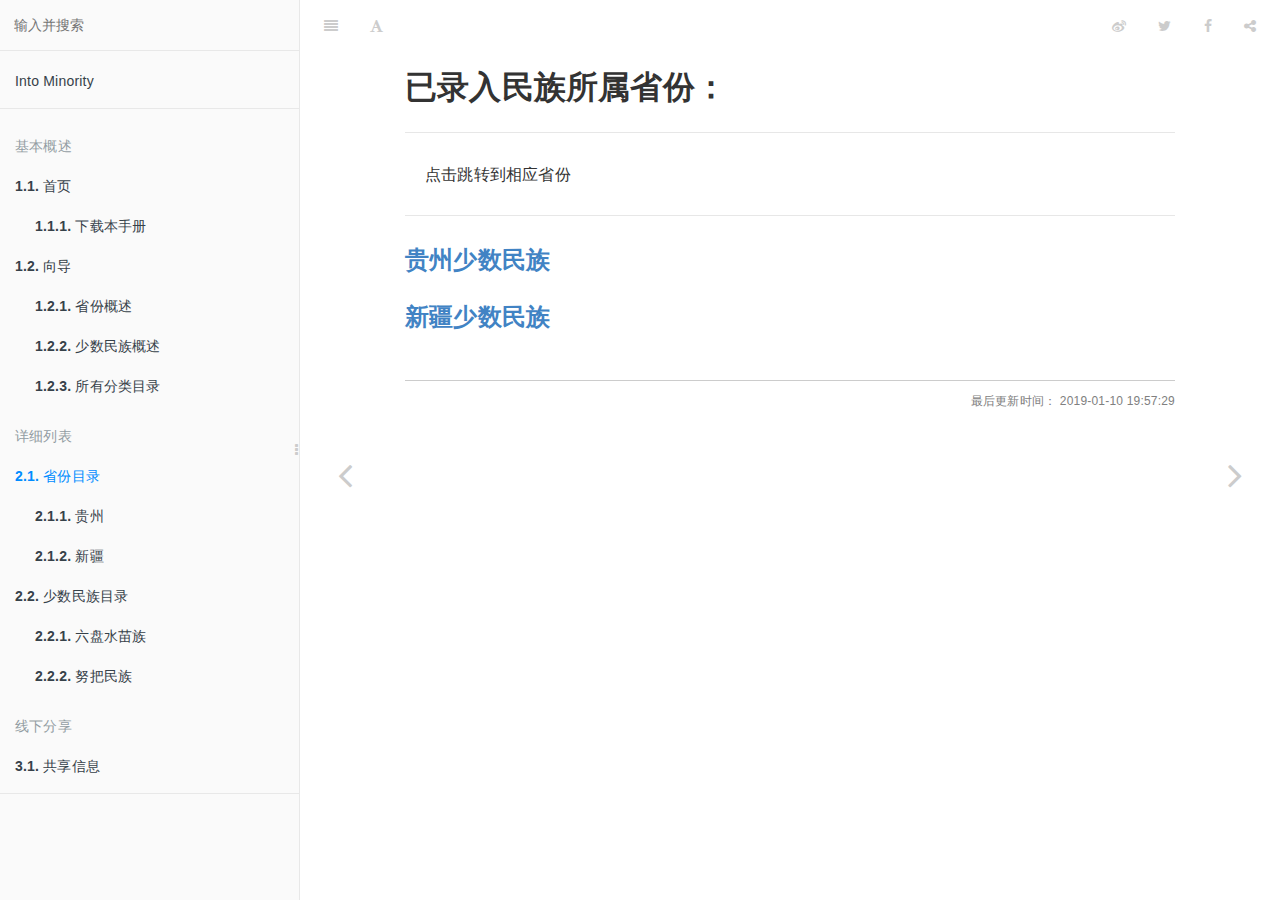
<file: province/list.html>
<!DOCTYPE HTML>
<html lang="zh-hans" >
    <head>
        <meta charset="UTF-8">
        <meta content="text/html; charset=utf-8" http-equiv="Content-Type">
        <title>省份目录 · Into Minority</title>
        <meta http-equiv="X-UA-Compatible" content="IE=edge" />
        <meta name="description" content="">
        <meta name="generator" content="GitBook 3.2.3">
        <meta name="author" content="River">
        
        
    
    <link rel="stylesheet" href="../gitbook/style.css">

    
            
                
                <link rel="stylesheet" href="../gitbook/gitbook-plugin-tbfed-pagefooter/footer.css">
                
            
                
                <link rel="stylesheet" href="../gitbook/gitbook-plugin-search-pro/search.css">
                
            
                
                <link rel="stylesheet" href="../gitbook/gitbook-plugin-advanced-emoji/emoji-website.css">
                
            
                
                <link rel="stylesheet" href="../gitbook/gitbook-plugin-splitter/splitter.css">
                
            
                
                <link rel="stylesheet" href="https://maxcdn.bootstrapcdn.com/bootstrap/3.3.7/css/bootstrap.min.css">
                
            
                
                <link rel="stylesheet" href="../gitbook/gitbook-plugin-sectionx/sectionx.css">
                
            
                
                <link rel="stylesheet" href="../gitbook/gitbook-plugin-anchors/plugin.css">
                
            
                
                <link rel="stylesheet" href="../gitbook/gitbook-plugin-emphasize/plugin.css">
                
            
                
                <link rel="stylesheet" href="../gitbook/gitbook-plugin-tags/plugin.css">
                
            
                
                <link rel="stylesheet" href="../gitbook/gitbook-plugin-highlight/website.css">
                
            
                
                <link rel="stylesheet" href="../gitbook/gitbook-plugin-fontsettings/website.css">
                
            
        

    

    
        
        <link rel="stylesheet" href="../resource/style/website.css">
        
    

        
    
    
    <meta name="HandheldFriendly" content="true"/>
    <meta name="viewport" content="width=device-width, initial-scale=1, user-scalable=no">
    <meta name="apple-mobile-web-app-capable" content="yes">
    <meta name="apple-mobile-web-app-status-bar-style" content="black">
    <link rel="apple-touch-icon-precomposed" sizes="152x152" href="../gitbook/images/apple-touch-icon-precomposed-152.png">
    <link rel="shortcut icon" href="../gitbook/images/favicon.ico" type="image/x-icon">

    
    <link rel="next" href="贵州.html" />
    
    
    <link rel="prev" href="../tags.html" />
    

    </head>
    <body>
        
<div class="book">
    <div class="book-summary">
        
            
<div id="book-search-input" role="search">
    <input type="text" placeholder="输入并搜索" />
</div>

            
                <nav role="navigation">
                


<ul class="summary">
    
    
    
        
        <li>
            <a href="" target="_blank" class="custom-link">Into Minority</a>
        </li>
    
    

    
    <li class="divider"></li>
    

    
        
        <li class="header">基本概述</li>
        
        
    
        <li class="chapter " data-level="1.1" data-path="../">
            
                <a href="../">
            
                    
                        <b>1.1.</b>
                    
                    首页
            
                </a>
            

            
            <ul class="articles">
                
    
        <li class="chapter " data-level="1.1.1" data-path="../about/download.html">
            
                <a href="../about/download.html">
            
                    
                        <b>1.1.1.</b>
                    
                    下载本手册
            
                </a>
            

            
        </li>
    

            </ul>
            
        </li>
    
        <li class="chapter " data-level="1.2" data-path="../about/intro.html">
            
                <a href="../about/intro.html">
            
                    
                        <b>1.2.</b>
                    
                    向导
            
                </a>
            

            
            <ul class="articles">
                
    
        <li class="chapter " data-level="1.2.1" data-path="./">
            
                <a href="./">
            
                    
                        <b>1.2.1.</b>
                    
                    省份概述
            
                </a>
            

            
        </li>
    
        <li class="chapter " data-level="1.2.2" data-path="../minority/">
            
                <a href="../minority/">
            
                    
                        <b>1.2.2.</b>
                    
                    少数民族概述
            
                </a>
            

            
        </li>
    
        <li class="chapter " data-level="1.2.3" data-path="../tags.html">
            
                <a href="../tags.html">
            
                    
                        <b>1.2.3.</b>
                    
                    所有分类目录
            
                </a>
            

            
        </li>
    

            </ul>
            
        </li>
    

    
        
        <li class="header">详细列表</li>
        
        
    
        <li class="chapter active" data-level="2.1" data-path="list.html">
            
                <a href="list.html">
            
                    
                        <b>2.1.</b>
                    
                    省份目录
            
                </a>
            

            
            <ul class="articles">
                
    
        <li class="chapter " data-level="2.1.1" data-path="贵州.html">
            
                <a href="贵州.html">
            
                    
                        <b>2.1.1.</b>
                    
                    贵州
            
                </a>
            

            
        </li>
    
        <li class="chapter " data-level="2.1.2" data-path="新疆.html">
            
                <a href="新疆.html">
            
                    
                        <b>2.1.2.</b>
                    
                    新疆
            
                </a>
            

            
        </li>
    

            </ul>
            
        </li>
    
        <li class="chapter " data-level="2.2" data-path="../minority/list.html">
            
                <a href="../minority/list.html">
            
                    
                        <b>2.2.</b>
                    
                    少数民族目录
            
                </a>
            

            
            <ul class="articles">
                
    
        <li class="chapter " data-level="2.2.1" data-path="../minority/六盘水苗族.html">
            
                <a href="../minority/六盘水苗族.html">
            
                    
                        <b>2.2.1.</b>
                    
                    六盘水苗族
            
                </a>
            

            
        </li>
    
        <li class="chapter " data-level="2.2.2" data-path="../minority/努把民族.html">
            
                <a href="../minority/努把民族.html">
            
                    
                        <b>2.2.2.</b>
                    
                    努把民族
            
                </a>
            

            
        </li>
    

            </ul>
            
        </li>
    

    
        
        <li class="header">线下分享</li>
        
        
    
        <li class="chapter " data-level="3.1" >
            
                <span>
            
                    
                        <b>3.1.</b>
                    
                    共享信息
            
                </span>
            

            
        </li>
    

    

    <li class="divider"></li>

    <li>
        <a href="https://www.gitbook.com" target="blank" class="gitbook-link">
            本书使用 GitBook 发布
        </a>
    </li>
</ul>


                </nav>
            
        
    </div>

    <div class="book-body">
        
            <div class="body-inner">
                
                    

<div class="book-header" role="navigation">
    

    <!-- Title -->
    <h1>
        <i class="fa fa-circle-o-notch fa-spin"></i>
        <a href=".." >省份目录</a>
    </h1>
</div>




                    <div class="page-wrapper" tabindex="-1" role="main">
                        <div class="page-inner">
                            
<div id="book-search-results">
    <div class="search-noresults">
    
                                <section class="normal markdown-section">
                                
                                <h1 id="&#x5DF2;&#x5F55;&#x5165;&#x6C11;&#x65CF;&#x6240;&#x5C5E;&#x7701;&#x4EFD;&#xFF1A;"><a name="&#x5DF2;&#x5F55;&#x5165;&#x6C11;&#x65CF;&#x6240;&#x5C5E;&#x7701;&#x4EFD;&#xFF1A;" class="plugin-anchor" href="#&#x5DF2;&#x5F55;&#x5165;&#x6C11;&#x65CF;&#x6240;&#x5C5E;&#x7701;&#x4EFD;&#xFF1A;"><i class="fa fa-link" aria-hidden="true"></i></a>&#x5DF2;&#x5F55;&#x5165;&#x6C11;&#x65CF;&#x6240;&#x5C5E;&#x7701;&#x4EFD;&#xFF1A;</h1>
<hr>
<p>&#x70B9;&#x51FB;&#x8DF3;&#x8F6C;&#x5230;&#x76F8;&#x5E94;&#x7701;&#x4EFD;</p>
<hr>
<!-- ### [云南少数民族](../tags.md#云南)  -->
<!-- ### [四川少数民族](../tags.md#四川)  -->
<h3 id="&#x8D35;&#x5DDE;&#x5C11;&#x6570;&#x6C11;&#x65CF;"><a name="&#x8D35;&#x5DDE;&#x5C11;&#x6570;&#x6C11;&#x65CF;" class="plugin-anchor" href="#&#x8D35;&#x5DDE;&#x5C11;&#x6570;&#x6C11;&#x65CF;"><i class="fa fa-link" aria-hidden="true"></i></a><a href="../tags.html#&#x8D35;&#x5DDE;">&#x8D35;&#x5DDE;&#x5C11;&#x6570;&#x6C11;&#x65CF;</a></h3>
<h3 id="&#x65B0;&#x7586;&#x5C11;&#x6570;&#x6C11;&#x65CF;"><a name="&#x65B0;&#x7586;&#x5C11;&#x6570;&#x6C11;&#x65CF;" class="plugin-anchor" href="#&#x65B0;&#x7586;&#x5C11;&#x6570;&#x6C11;&#x65CF;"><i class="fa fa-link" aria-hidden="true"></i></a><a href="../tags.html#&#x65B0;&#x7586;">&#x65B0;&#x7586;&#x5C11;&#x6570;&#x6C11;&#x65CF;</a></h3>
<footer class="page-footer"><span class="copyright">River all right reserved&#xFF0C;powered by Gitbook</span><span class="footer-modification"> &#x6700;&#x540E;&#x66F4;&#x65B0;&#x65F6;&#x95F4;&#xFF1A;
2019-01-10 19:57:29
</span></footer>

                                
                                </section>
                            
    </div>
    <div class="search-results">
        <div class="has-results">
            
            <h1 class="search-results-title"><span class='search-results-count'></span> results matching "<span class='search-query'></span>"</h1>
            <ul class="search-results-list"></ul>
            
        </div>
        <div class="no-results">
            
            <h1 class="search-results-title">No results matching "<span class='search-query'></span>"</h1>
            
        </div>
    </div>
</div>

                        </div>
                    </div>
                
            </div>

            
                
                <a href="../tags.html" class="navigation navigation-prev " aria-label="Previous page: 所有分类目录">
                    <i class="fa fa-angle-left"></i>
                </a>
                
                
                <a href="贵州.html" class="navigation navigation-next " aria-label="Next page: 贵州">
                    <i class="fa fa-angle-right"></i>
                </a>
                
            
        
    </div>

    <script>
        var gitbook = gitbook || [];
        gitbook.push(function() {
            gitbook.page.hasChanged({"page":{"title":"省份目录","level":"2.1","depth":1,"next":{"title":"贵州","level":"2.1.1","depth":2,"path":"province/贵州.md","ref":"province/贵州.md","articles":[]},"previous":{"title":"所有分类目录","level":"1.2.3","depth":2,"path":"tags.md","ref":"tags.md","articles":[]},"dir":"ltr"},"config":{"plugins":["-toggle-chapters","-expandable-chapters","tbfed-pagefooter","-page-footer-ex","-back-to-top-button","-anchor-navigation","-anchor-navigation-ex","-lunr","-search","search-pro","-theme-comscore","advanced-emoji","splitter","sectionx","anchors","emphasize","-donate","tags"],"styles":{"website":"resource/style/website.css"},"pluginsConfig":{"tbfed-pagefooter":{"copyright":"River","modify_label":" 最后更新时间：","modify_format":"YYYY-MM-DD HH:mm:ss"},"emphasize":{},"page-footer-ex":{"copyright":"By [yangzh](http://yangzh.cn)，使用[知识共享 署名-相同方式共享 4.0协议](https://creativecommons.org/licenses/by-sa/4.0/)发布","markdown":true,"update_label":"此页面修订于：","update_format":"YYYY-MM-DD HH:mm:ss"},"splitter":{},"search-pro":{"cutWordLib":"nodejieba","defineWord":["Gitbook Use"]},"donate":{"wechat":"img","alipay":"img","title":"点击赞助，将用于参与编辑人员的奖励","button":"点击赞助","alipayText":"支付宝赞助","wechatText":"微信赞助"},"fontsettings":{"theme":"white","family":"sans","size":2},"sectionx":{},"highlight":{},"anchor-navigation-ex":{"associatedWithSummary":false,"showLevel":false,"multipleH1":false,"mode":"float","pageTop":{"showLevelIcon":true,"level1Icon":"fa fa-hand-o-right","level2Icon":"fa fa-hand-o-right","level3Icon":"fa fa-hand-o-right"}},"tags":{"placement":"top"},"advanced-emoji":{"embedEmojis":false},"sharing":{"facebook":true,"twitter":true,"google":false,"weibo":true,"instapaper":false,"vk":false,"all":["facebook","google","twitter","weibo","instapaper"]},"theme-default":{"styles":{"website":"styles/website.css","pdf":"styles/pdf.css","epub":"styles/epub.css","mobi":"styles/mobi.css","ebook":"styles/ebook.css","print":"styles/print.css"},"showLevel":true},"anchors":{}},"theme":"default","author":"River","pdf":{"pageBreaksBefore":"/","headerTemplate":null,"paperSize":"a4","margin":{"right":62,"left":62,"top":36,"bottom":36},"fontSize":12,"fontFamily":"Arial","footerTemplate":null,"chapterMark":"pagebreak","pageNumbers":true},"structure":{"langs":"LANGS.md","readme":"README.md","glossary":"GLOSSARY.md","summary":"SUMMARY.md"},"variables":{},"title":"Into Minority","language":"zh-hans","links":{"sidebar":{"Into Minority":""}},"gitbook":"3.2.3","description":"select * from learn"},"file":{"path":"province/list.md","mtime":"2019-01-10T11:57:29.597Z","type":"markdown"},"gitbook":{"version":"3.2.3","time":"2019-01-10T13:50:46.821Z"},"basePath":"..","book":{"language":""}});
        });
    </script>
</div>

        
    <script src="../gitbook/gitbook.js"></script>
    <script src="../gitbook/theme.js"></script>
    
        
        <script src="../gitbook/gitbook-plugin-search-pro/jquery.mark.min.js"></script>
        
    
        
        <script src="../gitbook/gitbook-plugin-search-pro/search.js"></script>
        
    
        
        <script src="../gitbook/gitbook-plugin-splitter/splitter.js"></script>
        
    
        
        <script src="https://maxcdn.bootstrapcdn.com/bootstrap/3.3.7/js/bootstrap.min.js"></script>
        
    
        
        <script src="../gitbook/gitbook-plugin-sectionx/sectionx.js"></script>
        
    
        
        <script src="../gitbook/gitbook-plugin-sharing/buttons.js"></script>
        
    
        
        <script src="../gitbook/gitbook-plugin-fontsettings/fontsettings.js"></script>
        
    

    </body>
</html>
</file>
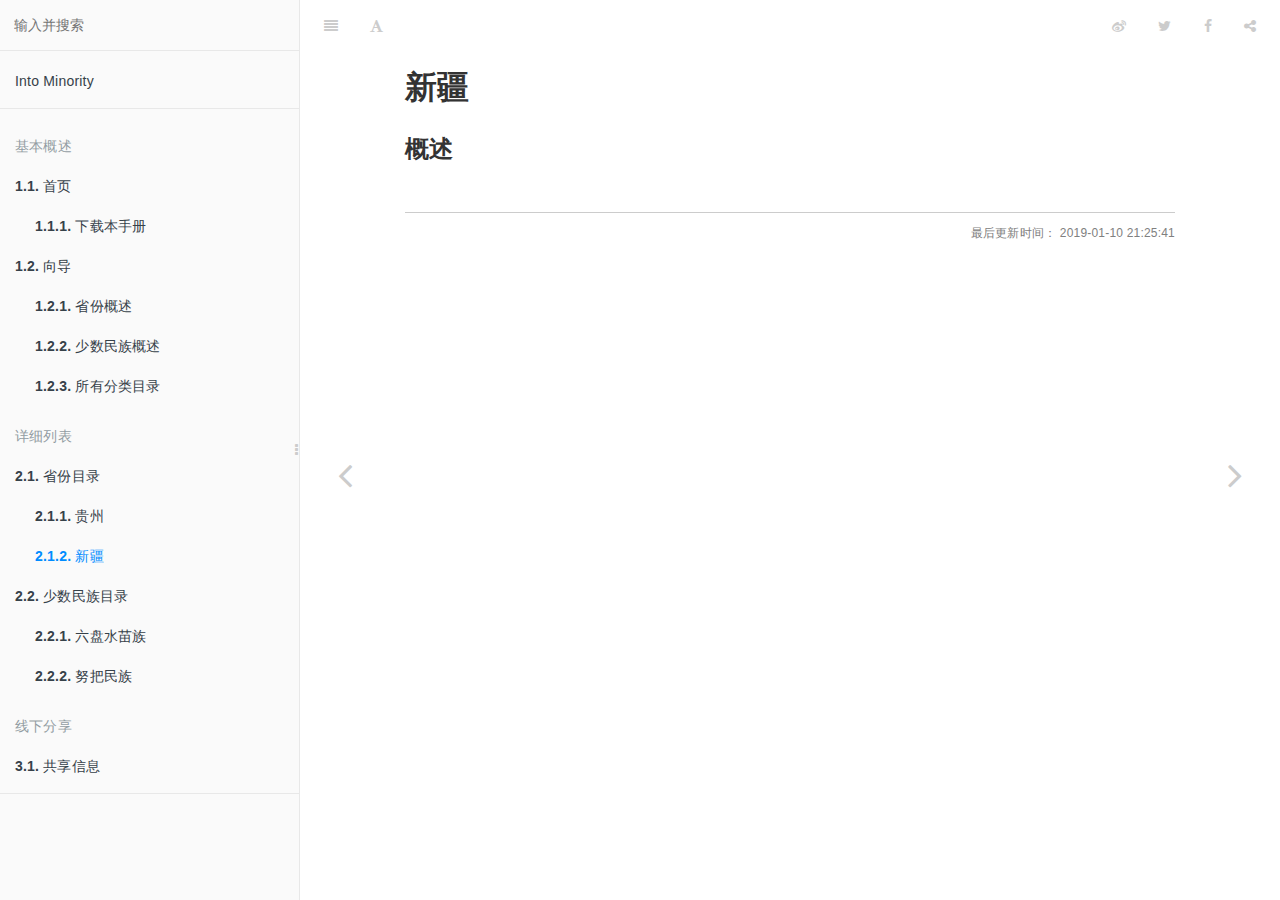
<file: province/新疆.html>
<!DOCTYPE HTML>
<html lang="zh-hans" >
    <head>
        <meta charset="UTF-8">
        <meta content="text/html; charset=utf-8" http-equiv="Content-Type">
        <title>新疆 · Into Minority</title>
        <meta http-equiv="X-UA-Compatible" content="IE=edge" />
        <meta name="description" content="">
        <meta name="generator" content="GitBook 3.2.3">
        <meta name="author" content="River">
        
        
    
    <link rel="stylesheet" href="../gitbook/style.css">

    
            
                
                <link rel="stylesheet" href="../gitbook/gitbook-plugin-tbfed-pagefooter/footer.css">
                
            
                
                <link rel="stylesheet" href="../gitbook/gitbook-plugin-search-pro/search.css">
                
            
                
                <link rel="stylesheet" href="../gitbook/gitbook-plugin-advanced-emoji/emoji-website.css">
                
            
                
                <link rel="stylesheet" href="../gitbook/gitbook-plugin-splitter/splitter.css">
                
            
                
                <link rel="stylesheet" href="https://maxcdn.bootstrapcdn.com/bootstrap/3.3.7/css/bootstrap.min.css">
                
            
                
                <link rel="stylesheet" href="../gitbook/gitbook-plugin-sectionx/sectionx.css">
                
            
                
                <link rel="stylesheet" href="../gitbook/gitbook-plugin-anchors/plugin.css">
                
            
                
                <link rel="stylesheet" href="../gitbook/gitbook-plugin-emphasize/plugin.css">
                
            
                
                <link rel="stylesheet" href="../gitbook/gitbook-plugin-tags/plugin.css">
                
            
                
                <link rel="stylesheet" href="../gitbook/gitbook-plugin-highlight/website.css">
                
            
                
                <link rel="stylesheet" href="../gitbook/gitbook-plugin-fontsettings/website.css">
                
            
        

    

    
        
        <link rel="stylesheet" href="../resource/style/website.css">
        
    

        
    
    
    <meta name="HandheldFriendly" content="true"/>
    <meta name="viewport" content="width=device-width, initial-scale=1, user-scalable=no">
    <meta name="apple-mobile-web-app-capable" content="yes">
    <meta name="apple-mobile-web-app-status-bar-style" content="black">
    <link rel="apple-touch-icon-precomposed" sizes="152x152" href="../gitbook/images/apple-touch-icon-precomposed-152.png">
    <link rel="shortcut icon" href="../gitbook/images/favicon.ico" type="image/x-icon">

    
    <link rel="next" href="../minority/list.html" />
    
    
    <link rel="prev" href="贵州.html" />
    

    </head>
    <body>
        
<div class="book">
    <div class="book-summary">
        
            
<div id="book-search-input" role="search">
    <input type="text" placeholder="输入并搜索" />
</div>

            
                <nav role="navigation">
                


<ul class="summary">
    
    
    
        
        <li>
            <a href="" target="_blank" class="custom-link">Into Minority</a>
        </li>
    
    

    
    <li class="divider"></li>
    

    
        
        <li class="header">基本概述</li>
        
        
    
        <li class="chapter " data-level="1.1" data-path="../">
            
                <a href="../">
            
                    
                        <b>1.1.</b>
                    
                    首页
            
                </a>
            

            
            <ul class="articles">
                
    
        <li class="chapter " data-level="1.1.1" data-path="../about/download.html">
            
                <a href="../about/download.html">
            
                    
                        <b>1.1.1.</b>
                    
                    下载本手册
            
                </a>
            

            
        </li>
    

            </ul>
            
        </li>
    
        <li class="chapter " data-level="1.2" data-path="../about/intro.html">
            
                <a href="../about/intro.html">
            
                    
                        <b>1.2.</b>
                    
                    向导
            
                </a>
            

            
            <ul class="articles">
                
    
        <li class="chapter " data-level="1.2.1" data-path="./">
            
                <a href="./">
            
                    
                        <b>1.2.1.</b>
                    
                    省份概述
            
                </a>
            

            
        </li>
    
        <li class="chapter " data-level="1.2.2" data-path="../minority/">
            
                <a href="../minority/">
            
                    
                        <b>1.2.2.</b>
                    
                    少数民族概述
            
                </a>
            

            
        </li>
    
        <li class="chapter " data-level="1.2.3" data-path="../tags.html">
            
                <a href="../tags.html">
            
                    
                        <b>1.2.3.</b>
                    
                    所有分类目录
            
                </a>
            

            
        </li>
    

            </ul>
            
        </li>
    

    
        
        <li class="header">详细列表</li>
        
        
    
        <li class="chapter " data-level="2.1" data-path="list.html">
            
                <a href="list.html">
            
                    
                        <b>2.1.</b>
                    
                    省份目录
            
                </a>
            

            
            <ul class="articles">
                
    
        <li class="chapter " data-level="2.1.1" data-path="贵州.html">
            
                <a href="贵州.html">
            
                    
                        <b>2.1.1.</b>
                    
                    贵州
            
                </a>
            

            
        </li>
    
        <li class="chapter active" data-level="2.1.2" data-path="新疆.html">
            
                <a href="新疆.html">
            
                    
                        <b>2.1.2.</b>
                    
                    新疆
            
                </a>
            

            
        </li>
    

            </ul>
            
        </li>
    
        <li class="chapter " data-level="2.2" data-path="../minority/list.html">
            
                <a href="../minority/list.html">
            
                    
                        <b>2.2.</b>
                    
                    少数民族目录
            
                </a>
            

            
            <ul class="articles">
                
    
        <li class="chapter " data-level="2.2.1" data-path="../minority/六盘水苗族.html">
            
                <a href="../minority/六盘水苗族.html">
            
                    
                        <b>2.2.1.</b>
                    
                    六盘水苗族
            
                </a>
            

            
        </li>
    
        <li class="chapter " data-level="2.2.2" data-path="../minority/努把民族.html">
            
                <a href="../minority/努把民族.html">
            
                    
                        <b>2.2.2.</b>
                    
                    努把民族
            
                </a>
            

            
        </li>
    

            </ul>
            
        </li>
    

    
        
        <li class="header">线下分享</li>
        
        
    
        <li class="chapter " data-level="3.1" >
            
                <span>
            
                    
                        <b>3.1.</b>
                    
                    共享信息
            
                </span>
            

            
        </li>
    

    

    <li class="divider"></li>

    <li>
        <a href="https://www.gitbook.com" target="blank" class="gitbook-link">
            本书使用 GitBook 发布
        </a>
    </li>
</ul>


                </nav>
            
        
    </div>

    <div class="book-body">
        
            <div class="body-inner">
                
                    

<div class="book-header" role="navigation">
    

    <!-- Title -->
    <h1>
        <i class="fa fa-circle-o-notch fa-spin"></i>
        <a href=".." >新疆</a>
    </h1>
</div>




                    <div class="page-wrapper" tabindex="-1" role="main">
                        <div class="page-inner">
                            
<div id="book-search-results">
    <div class="search-noresults">
    
                                <section class="normal markdown-section">
                                
                                <h1 id="&#x65B0;&#x7586;"><a name="&#x65B0;&#x7586;" class="plugin-anchor" href="#&#x65B0;&#x7586;"><i class="fa fa-link" aria-hidden="true"></i></a>&#x65B0;&#x7586;</h1>
<h3 id="&#x6982;&#x8FF0;"><a name="&#x6982;&#x8FF0;" class="plugin-anchor" href="#&#x6982;&#x8FF0;"><i class="fa fa-link" aria-hidden="true"></i></a>&#x6982;&#x8FF0;</h3>
<footer class="page-footer"><span class="copyright">River all right reserved&#xFF0C;powered by Gitbook</span><span class="footer-modification"> &#x6700;&#x540E;&#x66F4;&#x65B0;&#x65F6;&#x95F4;&#xFF1A;
2019-01-10 21:25:41
</span></footer>

                                
                                </section>
                            
    </div>
    <div class="search-results">
        <div class="has-results">
            
            <h1 class="search-results-title"><span class='search-results-count'></span> results matching "<span class='search-query'></span>"</h1>
            <ul class="search-results-list"></ul>
            
        </div>
        <div class="no-results">
            
            <h1 class="search-results-title">No results matching "<span class='search-query'></span>"</h1>
            
        </div>
    </div>
</div>

                        </div>
                    </div>
                
            </div>

            
                
                <a href="贵州.html" class="navigation navigation-prev " aria-label="Previous page: 贵州">
                    <i class="fa fa-angle-left"></i>
                </a>
                
                
                <a href="../minority/list.html" class="navigation navigation-next " aria-label="Next page: 少数民族目录">
                    <i class="fa fa-angle-right"></i>
                </a>
                
            
        
    </div>

    <script>
        var gitbook = gitbook || [];
        gitbook.push(function() {
            gitbook.page.hasChanged({"page":{"title":"新疆","level":"2.1.2","depth":2,"next":{"title":"少数民族目录","level":"2.2","depth":1,"path":"minority/list.md","ref":"minority/list.md","articles":[{"title":"六盘水苗族","level":"2.2.1","depth":2,"path":"minority/六盘水苗族.md","ref":"minority/六盘水苗族.md","articles":[]},{"title":"努把民族","level":"2.2.2","depth":2,"path":"minority/努把民族.md","ref":"minority/努把民族.md","articles":[]}]},"previous":{"title":"贵州","level":"2.1.1","depth":2,"path":"province/贵州.md","ref":"province/贵州.md","articles":[]},"dir":"ltr"},"config":{"plugins":["-toggle-chapters","-expandable-chapters","tbfed-pagefooter","-page-footer-ex","-back-to-top-button","-anchor-navigation","-anchor-navigation-ex","-lunr","-search","search-pro","-theme-comscore","advanced-emoji","splitter","sectionx","anchors","emphasize","-donate","tags"],"styles":{"website":"resource/style/website.css"},"pluginsConfig":{"tbfed-pagefooter":{"copyright":"River","modify_label":" 最后更新时间：","modify_format":"YYYY-MM-DD HH:mm:ss"},"emphasize":{},"page-footer-ex":{"copyright":"By [yangzh](http://yangzh.cn)，使用[知识共享 署名-相同方式共享 4.0协议](https://creativecommons.org/licenses/by-sa/4.0/)发布","markdown":true,"update_label":"此页面修订于：","update_format":"YYYY-MM-DD HH:mm:ss"},"splitter":{},"search-pro":{"cutWordLib":"nodejieba","defineWord":["Gitbook Use"]},"donate":{"wechat":"img","alipay":"img","title":"点击赞助，将用于参与编辑人员的奖励","button":"点击赞助","alipayText":"支付宝赞助","wechatText":"微信赞助"},"fontsettings":{"theme":"white","family":"sans","size":2},"sectionx":{},"highlight":{},"anchor-navigation-ex":{"associatedWithSummary":false,"showLevel":false,"multipleH1":false,"mode":"float","pageTop":{"showLevelIcon":true,"level1Icon":"fa fa-hand-o-right","level2Icon":"fa fa-hand-o-right","level3Icon":"fa fa-hand-o-right"}},"tags":{"placement":"top"},"advanced-emoji":{"embedEmojis":false},"sharing":{"facebook":true,"twitter":true,"google":false,"weibo":true,"instapaper":false,"vk":false,"all":["facebook","google","twitter","weibo","instapaper"]},"theme-default":{"styles":{"website":"styles/website.css","pdf":"styles/pdf.css","epub":"styles/epub.css","mobi":"styles/mobi.css","ebook":"styles/ebook.css","print":"styles/print.css"},"showLevel":true},"anchors":{}},"theme":"default","author":"River","pdf":{"pageBreaksBefore":"/","headerTemplate":null,"paperSize":"a4","margin":{"right":62,"left":62,"top":36,"bottom":36},"fontSize":12,"fontFamily":"Arial","footerTemplate":null,"chapterMark":"pagebreak","pageNumbers":true},"structure":{"langs":"LANGS.md","readme":"README.md","glossary":"GLOSSARY.md","summary":"SUMMARY.md"},"variables":{},"title":"Into Minority","language":"zh-hans","links":{"sidebar":{"Into Minority":""}},"gitbook":"3.2.3","description":"select * from learn"},"file":{"path":"province/新疆.md","mtime":"2019-01-10T13:25:41.562Z","type":"markdown"},"gitbook":{"version":"3.2.3","time":"2019-01-10T13:50:46.821Z"},"basePath":"..","book":{"language":""}});
        });
    </script>
</div>

        
    <script src="../gitbook/gitbook.js"></script>
    <script src="../gitbook/theme.js"></script>
    
        
        <script src="../gitbook/gitbook-plugin-search-pro/jquery.mark.min.js"></script>
        
    
        
        <script src="../gitbook/gitbook-plugin-search-pro/search.js"></script>
        
    
        
        <script src="../gitbook/gitbook-plugin-splitter/splitter.js"></script>
        
    
        
        <script src="https://maxcdn.bootstrapcdn.com/bootstrap/3.3.7/js/bootstrap.min.js"></script>
        
    
        
        <script src="../gitbook/gitbook-plugin-sectionx/sectionx.js"></script>
        
    
        
        <script src="../gitbook/gitbook-plugin-sharing/buttons.js"></script>
        
    
        
        <script src="../gitbook/gitbook-plugin-fontsettings/fontsettings.js"></script>
        
    

    </body>
</html>
</file>
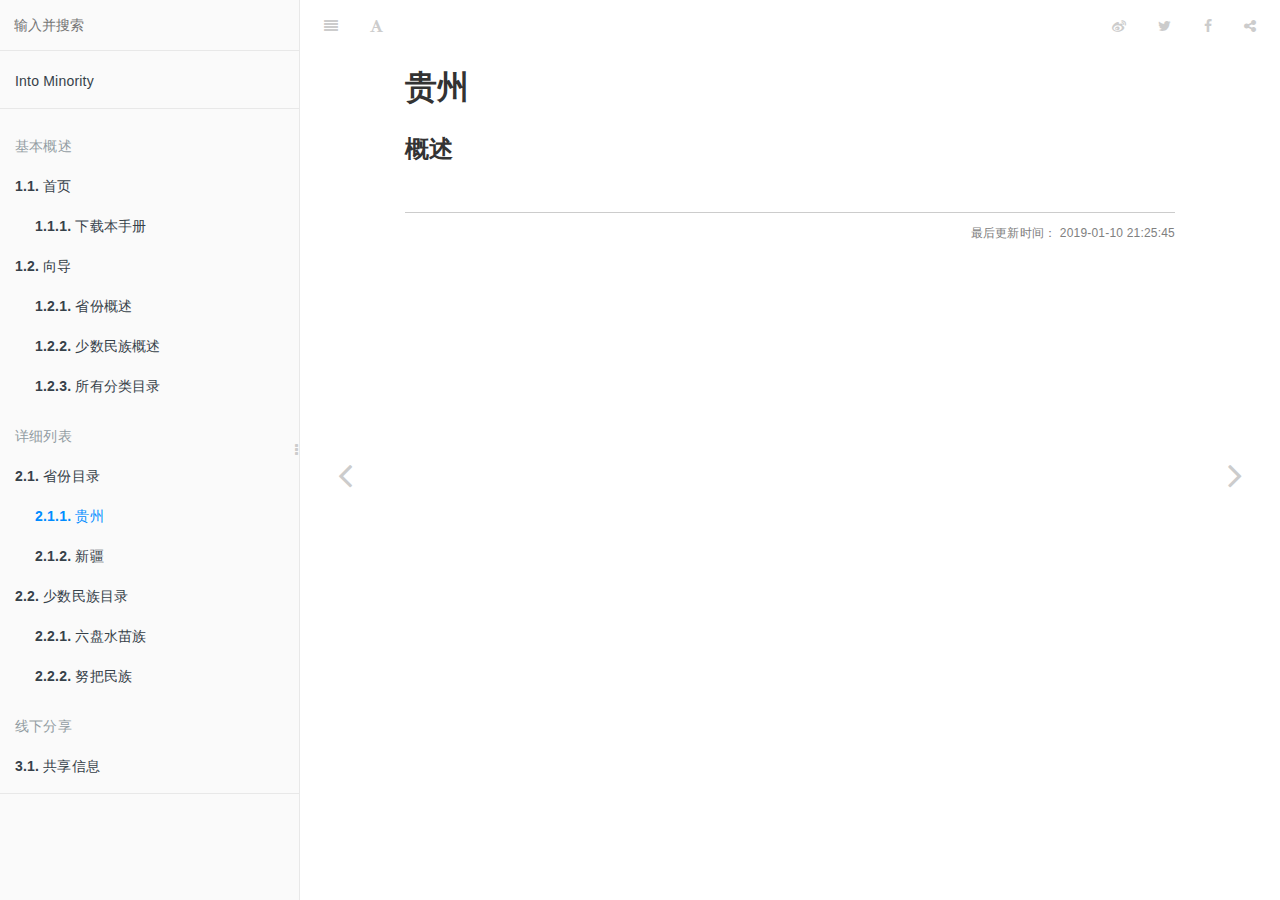
<file: province/贵州.html>
<!DOCTYPE HTML>
<html lang="zh-hans" >
    <head>
        <meta charset="UTF-8">
        <meta content="text/html; charset=utf-8" http-equiv="Content-Type">
        <title>贵州 · Into Minority</title>
        <meta http-equiv="X-UA-Compatible" content="IE=edge" />
        <meta name="description" content="">
        <meta name="generator" content="GitBook 3.2.3">
        <meta name="author" content="River">
        
        
    
    <link rel="stylesheet" href="../gitbook/style.css">

    
            
                
                <link rel="stylesheet" href="../gitbook/gitbook-plugin-tbfed-pagefooter/footer.css">
                
            
                
                <link rel="stylesheet" href="../gitbook/gitbook-plugin-search-pro/search.css">
                
            
                
                <link rel="stylesheet" href="../gitbook/gitbook-plugin-advanced-emoji/emoji-website.css">
                
            
                
                <link rel="stylesheet" href="../gitbook/gitbook-plugin-splitter/splitter.css">
                
            
                
                <link rel="stylesheet" href="https://maxcdn.bootstrapcdn.com/bootstrap/3.3.7/css/bootstrap.min.css">
                
            
                
                <link rel="stylesheet" href="../gitbook/gitbook-plugin-sectionx/sectionx.css">
                
            
                
                <link rel="stylesheet" href="../gitbook/gitbook-plugin-anchors/plugin.css">
                
            
                
                <link rel="stylesheet" href="../gitbook/gitbook-plugin-emphasize/plugin.css">
                
            
                
                <link rel="stylesheet" href="../gitbook/gitbook-plugin-tags/plugin.css">
                
            
                
                <link rel="stylesheet" href="../gitbook/gitbook-plugin-highlight/website.css">
                
            
                
                <link rel="stylesheet" href="../gitbook/gitbook-plugin-fontsettings/website.css">
                
            
        

    

    
        
        <link rel="stylesheet" href="../resource/style/website.css">
        
    

        
    
    
    <meta name="HandheldFriendly" content="true"/>
    <meta name="viewport" content="width=device-width, initial-scale=1, user-scalable=no">
    <meta name="apple-mobile-web-app-capable" content="yes">
    <meta name="apple-mobile-web-app-status-bar-style" content="black">
    <link rel="apple-touch-icon-precomposed" sizes="152x152" href="../gitbook/images/apple-touch-icon-precomposed-152.png">
    <link rel="shortcut icon" href="../gitbook/images/favicon.ico" type="image/x-icon">

    
    <link rel="next" href="新疆.html" />
    
    
    <link rel="prev" href="list.html" />
    

    </head>
    <body>
        
<div class="book">
    <div class="book-summary">
        
            
<div id="book-search-input" role="search">
    <input type="text" placeholder="输入并搜索" />
</div>

            
                <nav role="navigation">
                


<ul class="summary">
    
    
    
        
        <li>
            <a href="" target="_blank" class="custom-link">Into Minority</a>
        </li>
    
    

    
    <li class="divider"></li>
    

    
        
        <li class="header">基本概述</li>
        
        
    
        <li class="chapter " data-level="1.1" data-path="../">
            
                <a href="../">
            
                    
                        <b>1.1.</b>
                    
                    首页
            
                </a>
            

            
            <ul class="articles">
                
    
        <li class="chapter " data-level="1.1.1" data-path="../about/download.html">
            
                <a href="../about/download.html">
            
                    
                        <b>1.1.1.</b>
                    
                    下载本手册
            
                </a>
            

            
        </li>
    

            </ul>
            
        </li>
    
        <li class="chapter " data-level="1.2" data-path="../about/intro.html">
            
                <a href="../about/intro.html">
            
                    
                        <b>1.2.</b>
                    
                    向导
            
                </a>
            

            
            <ul class="articles">
                
    
        <li class="chapter " data-level="1.2.1" data-path="./">
            
                <a href="./">
            
                    
                        <b>1.2.1.</b>
                    
                    省份概述
            
                </a>
            

            
        </li>
    
        <li class="chapter " data-level="1.2.2" data-path="../minority/">
            
                <a href="../minority/">
            
                    
                        <b>1.2.2.</b>
                    
                    少数民族概述
            
                </a>
            

            
        </li>
    
        <li class="chapter " data-level="1.2.3" data-path="../tags.html">
            
                <a href="../tags.html">
            
                    
                        <b>1.2.3.</b>
                    
                    所有分类目录
            
                </a>
            

            
        </li>
    

            </ul>
            
        </li>
    

    
        
        <li class="header">详细列表</li>
        
        
    
        <li class="chapter " data-level="2.1" data-path="list.html">
            
                <a href="list.html">
            
                    
                        <b>2.1.</b>
                    
                    省份目录
            
                </a>
            

            
            <ul class="articles">
                
    
        <li class="chapter active" data-level="2.1.1" data-path="贵州.html">
            
                <a href="贵州.html">
            
                    
                        <b>2.1.1.</b>
                    
                    贵州
            
                </a>
            

            
        </li>
    
        <li class="chapter " data-level="2.1.2" data-path="新疆.html">
            
                <a href="新疆.html">
            
                    
                        <b>2.1.2.</b>
                    
                    新疆
            
                </a>
            

            
        </li>
    

            </ul>
            
        </li>
    
        <li class="chapter " data-level="2.2" data-path="../minority/list.html">
            
                <a href="../minority/list.html">
            
                    
                        <b>2.2.</b>
                    
                    少数民族目录
            
                </a>
            

            
            <ul class="articles">
                
    
        <li class="chapter " data-level="2.2.1" data-path="../minority/六盘水苗族.html">
            
                <a href="../minority/六盘水苗族.html">
            
                    
                        <b>2.2.1.</b>
                    
                    六盘水苗族
            
                </a>
            

            
        </li>
    
        <li class="chapter " data-level="2.2.2" data-path="../minority/努把民族.html">
            
                <a href="../minority/努把民族.html">
            
                    
                        <b>2.2.2.</b>
                    
                    努把民族
            
                </a>
            

            
        </li>
    

            </ul>
            
        </li>
    

    
        
        <li class="header">线下分享</li>
        
        
    
        <li class="chapter " data-level="3.1" >
            
                <span>
            
                    
                        <b>3.1.</b>
                    
                    共享信息
            
                </span>
            

            
        </li>
    

    

    <li class="divider"></li>

    <li>
        <a href="https://www.gitbook.com" target="blank" class="gitbook-link">
            本书使用 GitBook 发布
        </a>
    </li>
</ul>


                </nav>
            
        
    </div>

    <div class="book-body">
        
            <div class="body-inner">
                
                    

<div class="book-header" role="navigation">
    

    <!-- Title -->
    <h1>
        <i class="fa fa-circle-o-notch fa-spin"></i>
        <a href=".." >贵州</a>
    </h1>
</div>




                    <div class="page-wrapper" tabindex="-1" role="main">
                        <div class="page-inner">
                            
<div id="book-search-results">
    <div class="search-noresults">
    
                                <section class="normal markdown-section">
                                
                                <h1 id="&#x8D35;&#x5DDE;"><a name="&#x8D35;&#x5DDE;" class="plugin-anchor" href="#&#x8D35;&#x5DDE;"><i class="fa fa-link" aria-hidden="true"></i></a>&#x8D35;&#x5DDE;</h1>
<h3 id="&#x6982;&#x8FF0;"><a name="&#x6982;&#x8FF0;" class="plugin-anchor" href="#&#x6982;&#x8FF0;"><i class="fa fa-link" aria-hidden="true"></i></a>&#x6982;&#x8FF0;</h3>
<footer class="page-footer"><span class="copyright">River all right reserved&#xFF0C;powered by Gitbook</span><span class="footer-modification"> &#x6700;&#x540E;&#x66F4;&#x65B0;&#x65F6;&#x95F4;&#xFF1A;
2019-01-10 21:25:45
</span></footer>

                                
                                </section>
                            
    </div>
    <div class="search-results">
        <div class="has-results">
            
            <h1 class="search-results-title"><span class='search-results-count'></span> results matching "<span class='search-query'></span>"</h1>
            <ul class="search-results-list"></ul>
            
        </div>
        <div class="no-results">
            
            <h1 class="search-results-title">No results matching "<span class='search-query'></span>"</h1>
            
        </div>
    </div>
</div>

                        </div>
                    </div>
                
            </div>

            
                
                <a href="list.html" class="navigation navigation-prev " aria-label="Previous page: 省份目录">
                    <i class="fa fa-angle-left"></i>
                </a>
                
                
                <a href="新疆.html" class="navigation navigation-next " aria-label="Next page: 新疆">
                    <i class="fa fa-angle-right"></i>
                </a>
                
            
        
    </div>

    <script>
        var gitbook = gitbook || [];
        gitbook.push(function() {
            gitbook.page.hasChanged({"page":{"title":"贵州","level":"2.1.1","depth":2,"next":{"title":"新疆","level":"2.1.2","depth":2,"path":"province/新疆.md","ref":"province/新疆.md","articles":[]},"previous":{"title":"省份目录","level":"2.1","depth":1,"path":"province/list.md","ref":"province/list.md","articles":[{"title":"贵州","level":"2.1.1","depth":2,"path":"province/贵州.md","ref":"province/贵州.md","articles":[]},{"title":"新疆","level":"2.1.2","depth":2,"path":"province/新疆.md","ref":"province/新疆.md","articles":[]}]},"dir":"ltr"},"config":{"plugins":["-toggle-chapters","-expandable-chapters","tbfed-pagefooter","-page-footer-ex","-back-to-top-button","-anchor-navigation","-anchor-navigation-ex","-lunr","-search","search-pro","-theme-comscore","advanced-emoji","splitter","sectionx","anchors","emphasize","-donate","tags"],"styles":{"website":"resource/style/website.css"},"pluginsConfig":{"tbfed-pagefooter":{"copyright":"River","modify_label":" 最后更新时间：","modify_format":"YYYY-MM-DD HH:mm:ss"},"emphasize":{},"page-footer-ex":{"copyright":"By [yangzh](http://yangzh.cn)，使用[知识共享 署名-相同方式共享 4.0协议](https://creativecommons.org/licenses/by-sa/4.0/)发布","markdown":true,"update_label":"此页面修订于：","update_format":"YYYY-MM-DD HH:mm:ss"},"splitter":{},"search-pro":{"cutWordLib":"nodejieba","defineWord":["Gitbook Use"]},"donate":{"wechat":"img","alipay":"img","title":"点击赞助，将用于参与编辑人员的奖励","button":"点击赞助","alipayText":"支付宝赞助","wechatText":"微信赞助"},"fontsettings":{"theme":"white","family":"sans","size":2},"sectionx":{},"highlight":{},"anchor-navigation-ex":{"associatedWithSummary":false,"showLevel":false,"multipleH1":false,"mode":"float","pageTop":{"showLevelIcon":true,"level1Icon":"fa fa-hand-o-right","level2Icon":"fa fa-hand-o-right","level3Icon":"fa fa-hand-o-right"}},"tags":{"placement":"top"},"advanced-emoji":{"embedEmojis":false},"sharing":{"facebook":true,"twitter":true,"google":false,"weibo":true,"instapaper":false,"vk":false,"all":["facebook","google","twitter","weibo","instapaper"]},"theme-default":{"styles":{"website":"styles/website.css","pdf":"styles/pdf.css","epub":"styles/epub.css","mobi":"styles/mobi.css","ebook":"styles/ebook.css","print":"styles/print.css"},"showLevel":true},"anchors":{}},"theme":"default","author":"River","pdf":{"pageBreaksBefore":"/","headerTemplate":null,"paperSize":"a4","margin":{"right":62,"left":62,"top":36,"bottom":36},"fontSize":12,"fontFamily":"Arial","footerTemplate":null,"chapterMark":"pagebreak","pageNumbers":true},"structure":{"langs":"LANGS.md","readme":"README.md","glossary":"GLOSSARY.md","summary":"SUMMARY.md"},"variables":{},"title":"Into Minority","language":"zh-hans","links":{"sidebar":{"Into Minority":""}},"gitbook":"3.2.3","description":"select * from learn"},"file":{"path":"province/贵州.md","mtime":"2019-01-10T13:25:45.022Z","type":"markdown"},"gitbook":{"version":"3.2.3","time":"2019-01-10T13:50:46.821Z"},"basePath":"..","book":{"language":""}});
        });
    </script>
</div>

        
    <script src="../gitbook/gitbook.js"></script>
    <script src="../gitbook/theme.js"></script>
    
        
        <script src="../gitbook/gitbook-plugin-search-pro/jquery.mark.min.js"></script>
        
    
        
        <script src="../gitbook/gitbook-plugin-search-pro/search.js"></script>
        
    
        
        <script src="../gitbook/gitbook-plugin-splitter/splitter.js"></script>
        
    
        
        <script src="https://maxcdn.bootstrapcdn.com/bootstrap/3.3.7/js/bootstrap.min.js"></script>
        
    
        
        <script src="../gitbook/gitbook-plugin-sectionx/sectionx.js"></script>
        
    
        
        <script src="../gitbook/gitbook-plugin-sharing/buttons.js"></script>
        
    
        
        <script src="../gitbook/gitbook-plugin-fontsettings/fontsettings.js"></script>
        
    

    </body>
</html>
</file>
<file: gitbook/gitbook-plugin-tbfed-pagefooter/footer.css>
.page-footer {
  margin-top: 50px;
  border-top: 1px solid #ccc;
  overflow: hidden;
  padding: 10px 0;
  font-size: 12px;
  color: #808080;
}
.page-footer a {
  color: #808080!important;
  text-decoration: underline!important;
}
.footer-modification {
  float: right;
}
</file>
<file: gitbook/gitbook-plugin-search-pro/search.css>
/*
    This CSS only styled the search results section, not the search input
    It defines the basic interraction to hide content when displaying results, etc
*/
#book-search-input {
  background: inherit;
}
#book-search-results .search-results {
  display: none;
}
#book-search-results .search-results ul.search-results-list {
  list-style-type: none;
  padding-left: 0;
}
#book-search-results .search-results ul.search-results-list li {
  margin-bottom: 1.5rem;
  padding-bottom: 0.5rem;
  /* Highlight results */
}
#book-search-results .search-results ul.search-results-list li p em {
  background-color: rgba(255, 220, 0, 0.4);
  font-style: normal;
}
#book-search-results .search-results .no-results {
  display: none;
}
#book-search-results.open .search-results {
  display: block;
}
#book-search-results.open .search-noresults {
  display: none;
}
#book-search-results.no-results .search-results .has-results {
  display: none;
}
#book-search-results.no-results .search-results .no-results {
  display: block;
}
#book-search-results span.search-highlight-keyword {
  background: #ff0;
}
</file>
<file: gitbook/gitbook-plugin-advanced-emoji/emoji-website.css>
/* adjusted for gitbook styling. original css from emojify.js */
.emoji {
  width: 1.3em;
  height: 1.3em;
  display: inline-block;
  margin-bottom: 0.2em;
  background-size: contain;
}
</file>
<file: gitbook/gitbook-plugin-splitter/splitter.css>
.divider-content-summary {
    position: absolute;
    top: 0;
    right: 0;
    height: 100%;
    width: 5px;
	display: table;
	cursor: col-resize;
    color: #ccc;
    -webkit-transition: color 350ms ease;
    -moz-transition: color 350ms ease;
    -o-transition: color 350ms ease;
    transition: color 350ms ease
}
.divider-content-summary:hover {
    color: #444;
}
    .divider-content-summary__icon {
        display: table-cell;
        vertical-align: middle;
        text-align: center;
    }
</file>
<file: gitbook/gitbook-plugin-sectionx/sectionx.css>
.book.color-theme-2 .panel {
	background: #1A1A1A;
	border-style: solid;
	border-color: rgba(0,0,0,0.1);
	border-width: 1px;
}

.book.color-theme-2  .panel-heading {
	background-color: #2D3143;
	border-width: 0px;
}

.book.color-theme-2  .panel-body {
	background: #1A1A1A;
}

.book.color-theme-2 a.section {
	border-color: #373b4e !important;
}

.atTitle {
	display: flex;
}
</file>
<file: gitbook/gitbook-plugin-anchors/plugin.css>
a.plugin-anchor {
    color: inherit !important;
    display: none;
    margin-left: -30px;
    padding-left: 40px;
    cursor: pointer;
    position: absolute;
    top: 0;
    left: 0;
    bottom: 0;
}

a.plugin-anchor i {
    margin-left: -30px;
    font-size: 15px !important;
}

h1, h2, h3, h4, h5, h6 {
    position: relative;
}

h1:hover a.plugin-anchor, h2:hover a.plugin-anchor, h3:hover a.plugin-anchor,
h4:hover a.plugin-anchor, h5:hover a.plugin-anchor, h6:hover a.plugin-anchor {
    display: inline-block;
}

.book .book-body .page-wrapper .page-inner section.normal {
    overflow: visible;
}
</file>
<file: gitbook/gitbook-plugin-emphasize/plugin.css>
.pg-emphasize {
    border-radius: 2px;
    background: #FFFF88;
    padding:1px;
}

.pg-emphasize.pg-emphasize-red {
    background: #ffecec;
}

.pg-emphasize.pg-emphasize-green {
    background: #eaffea;
}
</file>
<file: gitbook/gitbook-plugin-tags/plugin.css>
.tags {
  color: #0e83cd;
  display:        inline-block;
}

.tags a {
    font-size:      1.6rem;
    border-radius:  3px;
    border:         2px solid #25a1f0;
    cursor:         pointer;
    padding:        2px 8px;
    margin:         0px 2px;
}

.tags a:hover{
  color: #fff;
  text-decoration: none;
  background-color: #25a1f0;
}
</file>
<file: gitbook/gitbook-plugin-highlight/website.css>
.book .book-body .page-wrapper .page-inner section.normal pre,
.book .book-body .page-wrapper .page-inner section.normal code {
  /* http://jmblog.github.com/color-themes-for-google-code-highlightjs */
  /* Tomorrow Comment */
  /* Tomorrow Red */
  /* Tomorrow Orange */
  /* Tomorrow Yellow */
  /* Tomorrow Green */
  /* Tomorrow Aqua */
  /* Tomorrow Blue */
  /* Tomorrow Purple */
}
.book .book-body .page-wrapper .page-inner section.normal pre .hljs-comment,
.book .book-body .page-wrapper .page-inner section.normal code .hljs-comment,
.book .book-body .page-wrapper .page-inner section.normal pre .hljs-title,
.book .book-body .page-wrapper .page-inner section.normal code .hljs-title {
  color: #8e908c;
}
.book .book-body .page-wrapper .page-inner section.normal pre .hljs-variable,
.book .book-body .page-wrapper .page-inner section.normal code .hljs-variable,
.book .book-body .page-wrapper .page-inner section.normal pre .hljs-attribute,
.book .book-body .page-wrapper .page-inner section.normal code .hljs-attribute,
.book .book-body .page-wrapper .page-inner section.normal pre .hljs-tag,
.book .book-body .page-wrapper .page-inner section.normal code .hljs-tag,
.book .book-body .page-wrapper .page-inner section.normal pre .hljs-regexp,
.book .book-body .page-wrapper .page-inner section.normal code .hljs-regexp,
.book .book-body .page-wrapper .page-inner section.normal pre .hljs-deletion,
.book .book-body .page-wrapper .page-inner section.normal code .hljs-deletion,
.book .book-body .page-wrapper .page-inner section.normal pre .ruby .hljs-constant,
.book .book-body .page-wrapper .page-inner section.normal code .ruby .hljs-constant,
.book .book-body .page-wrapper .page-inner section.normal pre .xml .hljs-tag .hljs-title,
.book .book-body .page-wrapper .page-inner section.normal code .xml .hljs-tag .hljs-title,
.book .book-body .page-wrapper .page-inner section.normal pre .xml .hljs-pi,
.book .book-body .page-wrapper .page-inner section.normal code .xml .hljs-pi,
.book .book-body .page-wrapper .page-inner section.normal pre .xml .hljs-doctype,
.book .book-body .page-wrapper .page-inner section.normal code .xml .hljs-doctype,
.book .book-body .page-wrapper .page-inner section.normal pre .html .hljs-doctype,
.book .book-body .page-wrapper .page-inner section.normal code .html .hljs-doctype,
.book .book-body .page-wrapper .page-inner section.normal pre .css .hljs-id,
.book .book-body .page-wrapper .page-inner section.normal code .css .hljs-id,
.book .book-body .page-wrapper .page-inner section.normal pre .css .hljs-class,
.book .book-body .page-wrapper .page-inner section.normal code .css .hljs-class,
.book .book-body .page-wrapper .page-inner section.normal pre .css .hljs-pseudo,
.book .book-body .page-wrapper .page-inner section.normal code .css .hljs-pseudo {
  color: #c82829;
}
.book .book-body .page-wrapper .page-inner section.normal pre .hljs-number,
.book .book-body .page-wrapper .page-inner section.normal code .hljs-number,
.book .book-body .page-wrapper .page-inner section.normal pre .hljs-preprocessor,
.book .book-body .page-wrapper .page-inner section.normal code .hljs-preprocessor,
.book .book-body .page-wrapper .page-inner section.normal pre .hljs-pragma,
.book .book-body .page-wrapper .page-inner section.normal code .hljs-pragma,
.book .book-body .page-wrapper .page-inner section.normal pre .hljs-built_in,
.book .book-body .page-wrapper .page-inner section.normal code .hljs-built_in,
.book .book-body .page-wrapper .page-inner section.normal pre .hljs-literal,
.book .book-body .page-wrapper .page-inner section.normal code .hljs-literal,
.book .book-body .page-wrapper .page-inner section.normal pre .hljs-params,
.book .book-body .page-wrapper .page-inner section.normal code .hljs-params,
.book .book-body .page-wrapper .page-inner section.normal pre .hljs-constant,
.book .book-body .page-wrapper .page-inner section.normal code .hljs-constant {
  color: #f5871f;
}
.book .book-body .page-wrapper .page-inner section.normal pre .ruby .hljs-class .hljs-title,
.book .book-body .page-wrapper .page-inner section.normal code .ruby .hljs-class .hljs-title,
.book .book-body .page-wrapper .page-inner section.normal pre .css .hljs-rules .hljs-attribute,
.book .book-body .page-wrapper .page-inner section.normal code .css .hljs-rules .hljs-attribute {
  color: #eab700;
}
.book .book-body .page-wrapper .page-inner section.normal pre .hljs-string,
.book .book-body .page-wrapper .page-inner section.normal code .hljs-string,
.book .book-body .page-wrapper .page-inner section.normal pre .hljs-value,
.book .book-body .page-wrapper .page-inner section.normal code .hljs-value,
.book .book-body .page-wrapper .page-inner section.normal pre .hljs-inheritance,
.book .book-body .page-wrapper .page-inner section.normal code .hljs-inheritance,
.book .book-body .page-wrapper .page-inner section.normal pre .hljs-header,
.book .book-body .page-wrapper .page-inner section.normal code .hljs-header,
.book .book-body .page-wrapper .page-inner section.normal pre .hljs-addition,
.book .book-body .page-wrapper .page-inner section.normal code .hljs-addition,
.book .book-body .page-wrapper .page-inner section.normal pre .ruby .hljs-symbol,
.book .book-body .page-wrapper .page-inner section.normal code .ruby .hljs-symbol,
.book .book-body .page-wrapper .page-inner section.normal pre .xml .hljs-cdata,
.book .book-body .page-wrapper .page-inner section.normal code .xml .hljs-cdata {
  color: #718c00;
}
.book .book-body .page-wrapper .page-inner section.normal pre .css .hljs-hexcolor,
.book .book-body .page-wrapper .page-inner section.normal code .css .hljs-hexcolor {
  color: #3e999f;
}
.book .book-body .page-wrapper .page-inner section.normal pre .hljs-function,
.book .book-body .page-wrapper .page-inner section.normal code .hljs-function,
.book .book-body .page-wrapper .page-inner section.normal pre .python .hljs-decorator,
.book .book-body .page-wrapper .page-inner section.normal code .python .hljs-decorator,
.book .book-body .page-wrapper .page-inner section.normal pre .python .hljs-title,
.book .book-body .page-wrapper .page-inner section.normal code .python .hljs-title,
.book .book-body .page-wrapper .page-inner section.normal pre .ruby .hljs-function .hljs-title,
.book .book-body .page-wrapper .page-inner section.normal code .ruby .hljs-function .hljs-title,
.book .book-body .page-wrapper .page-inner section.normal pre .ruby .hljs-title .hljs-keyword,
.book .book-body .page-wrapper .page-inner section.normal code .ruby .hljs-title .hljs-keyword,
.book .book-body .page-wrapper .page-inner section.normal pre .perl .hljs-sub,
.book .book-body .page-wrapper .page-inner section.normal code .perl .hljs-sub,
.book .book-body .page-wrapper .page-inner section.normal pre .javascript .hljs-title,
.book .book-body .page-wrapper .page-inner section.normal code .javascript .hljs-title,
.book .book-body .page-wrapper .page-inner section.normal pre .coffeescript .hljs-title,
.book .book-body .page-wrapper .page-inner section.normal code .coffeescript .hljs-title {
  color: #4271ae;
}
.book .book-body .page-wrapper .page-inner section.normal pre .hljs-keyword,
.book .book-body .page-wrapper .page-inner section.normal code .hljs-keyword,
.book .book-body .page-wrapper .page-inner section.normal pre .javascript .hljs-function,
.book .book-body .page-wrapper .page-inner section.normal code .javascript .hljs-function {
  color: #8959a8;
}
.book .book-body .page-wrapper .page-inner section.normal pre .hljs,
.book .book-body .page-wrapper .page-inner section.normal code .hljs {
  display: block;
  background: white;
  color: #4d4d4c;
  padding: 0.5em;
}
.book .book-body .page-wrapper .page-inner section.normal pre .coffeescript .javascript,
.book .book-body .page-wrapper .page-inner section.normal code .coffeescript .javascript,
.book .book-body .page-wrapper .page-inner section.normal pre .javascript .xml,
.book .book-body .page-wrapper .page-inner section.normal code .javascript .xml,
.book .book-body .page-wrapper .page-inner section.normal pre .tex .hljs-formula,
.book .book-body .page-wrapper .page-inner section.normal code .tex .hljs-formula,
.book .book-body .page-wrapper .page-inner section.normal pre .xml .javascript,
.book .book-body .page-wrapper .page-inner section.normal code .xml .javascript,
.book .book-body .page-wrapper .page-inner section.normal pre .xml .vbscript,
.book .book-body .page-wrapper .page-inner section.normal code .xml .vbscript,
.book .book-body .page-wrapper .page-inner section.normal pre .xml .css,
.book .book-body .page-wrapper .page-inner section.normal code .xml .css,
.book .book-body .page-wrapper .page-inner section.normal pre .xml .hljs-cdata,
.book .book-body .page-wrapper .page-inner section.normal code .xml .hljs-cdata {
  opacity: 0.5;
}
.book.color-theme-1 .book-body .page-wrapper .page-inner section.normal pre,
.book.color-theme-1 .book-body .page-wrapper .page-inner section.normal code {
  /*

Orginal Style from ethanschoonover.com/solarized (c) Jeremy Hull <sourdrums@gmail.com>

*/
  /* Solarized Green */
  /* Solarized Cyan */
  /* Solarized Blue */
  /* Solarized Yellow */
  /* Solarized Orange */
  /* Solarized Red */
  /* Solarized Violet */
}
.book.color-theme-1 .book-body .page-wrapper .page-inner section.normal pre .hljs,
.book.color-theme-1 .book-body .page-wrapper .page-inner section.normal code .hljs {
  display: block;
  padding: 0.5em;
  background: #fdf6e3;
  color: #657b83;
}
.book.color-theme-1 .book-body .page-wrapper .page-inner section.normal pre .hljs-comment,
.book.color-theme-1 .book-body .page-wrapper .page-inner section.normal code .hljs-comment,
.book.color-theme-1 .book-body .page-wrapper .page-inner section.normal pre .hljs-template_comment,
.book.color-theme-1 .book-body .page-wrapper .page-inner section.normal code .hljs-template_comment,
.book.color-theme-1 .book-body .page-wrapper .page-inner section.normal pre .diff .hljs-header,
.book.color-theme-1 .book-body .page-wrapper .page-inner section.normal code .diff .hljs-header,
.book.color-theme-1 .book-body .page-wrapper .page-inner section.normal pre .hljs-doctype,
.book.color-theme-1 .book-body .page-wrapper .page-inner section.normal code .hljs-doctype,
.book.color-theme-1 .book-body .page-wrapper .page-inner section.normal pre .hljs-pi,
.book.color-theme-1 .book-body .page-wrapper .page-inner section.normal code .hljs-pi,
.book.color-theme-1 .book-body .page-wrapper .page-inner section.normal pre .lisp .hljs-string,
.book.color-theme-1 .book-body .page-wrapper .page-inner section.normal code .lisp .hljs-string,
.book.color-theme-1 .book-body .page-wrapper .page-inner section.normal pre .hljs-javadoc,
.book.color-theme-1 .book-body .page-wrapper .page-inner section.normal code .hljs-javadoc {
  color: #93a1a1;
}
.book.color-theme-1 .book-body .page-wrapper .page-inner section.normal pre .hljs-keyword,
.book.color-theme-1 .book-body .page-wrapper .page-inner section.normal code .hljs-keyword,
.book.color-theme-1 .book-body .page-wrapper .page-inner section.normal pre .hljs-winutils,
.book.color-theme-1 .book-body .page-wrapper .page-inner section.normal code .hljs-winutils,
.book.color-theme-1 .book-body .page-wrapper .page-inner section.normal pre .method,
.book.color-theme-1 .book-body .page-wrapper .page-inner section.normal code .method,
.book.color-theme-1 .book-body .page-wrapper .page-inner section.normal pre .hljs-addition,
.book.color-theme-1 .book-body .page-wrapper .page-inner section.normal code .hljs-addition,
.book.color-theme-1 .book-body .page-wrapper .page-inner section.normal pre .css .hljs-tag,
.book.color-theme-1 .book-body .page-wrapper .page-inner section.normal code .css .hljs-tag,
.book.color-theme-1 .book-body .page-wrapper .page-inner section.normal pre .hljs-request,
.book.color-theme-1 .book-body .page-wrapper .page-inner section.normal code .hljs-request,
.book.color-theme-1 .book-body .page-wrapper .page-inner section.normal pre .hljs-status,
.book.color-theme-1 .book-body .page-wrapper .page-inner section.normal code .hljs-status,
.book.color-theme-1 .book-body .page-wrapper .page-inner section.normal pre .nginx .hljs-title,
.book.color-theme-1 .book-body .page-wrapper .page-inner section.normal code .nginx .hljs-title {
  color: #859900;
}
.book.color-theme-1 .book-body .page-wrapper .page-inner section.normal pre .hljs-number,
.book.color-theme-1 .book-body .page-wrapper .page-inner section.normal code .hljs-number,
.book.color-theme-1 .book-body .page-wrapper .page-inner section.normal pre .hljs-command,
.book.color-theme-1 .book-body .page-wrapper .page-inner section.normal code .hljs-command,
.book.color-theme-1 .book-body .page-wrapper .page-inner section.normal pre .hljs-string,
.book.color-theme-1 .book-body .page-wrapper .page-inner section.normal code .hljs-string,
.book.color-theme-1 .book-body .page-wrapper .page-inner section.normal pre .hljs-tag .hljs-value,
.book.color-theme-1 .book-body .page-wrapper .page-inner section.normal code .hljs-tag .hljs-value,
.book.color-theme-1 .book-body .page-wrapper .page-inner section.normal pre .hljs-rules .hljs-value,
.book.color-theme-1 .book-body .page-wrapper .page-inner section.normal code .hljs-rules .hljs-value,
.book.color-theme-1 .book-body .page-wrapper .page-inner section.normal pre .hljs-phpdoc,
.book.color-theme-1 .book-body .page-wrapper .page-inner section.normal code .hljs-phpdoc,
.book.color-theme-1 .book-body .page-wrapper .page-inner section.normal pre .tex .hljs-formula,
.book.color-theme-1 .book-body .page-wrapper .page-inner section.normal code .tex .hljs-formula,
.book.color-theme-1 .book-body .page-wrapper .page-inner section.normal pre .hljs-regexp,
.book.color-theme-1 .book-body .page-wrapper .page-inner section.normal code .hljs-regexp,
.book.color-theme-1 .book-body .page-wrapper .page-inner section.normal pre .hljs-hexcolor,
.book.color-theme-1 .book-body .page-wrapper .page-inner section.normal code .hljs-hexcolor,
.book.color-theme-1 .book-body .page-wrapper .page-inner section.normal pre .hljs-link_url,
.book.color-theme-1 .book-body .page-wrapper .page-inner section.normal code .hljs-link_url {
  color: #2aa198;
}
.book.color-theme-1 .book-body .page-wrapper .page-inner section.normal pre .hljs-title,
.book.color-theme-1 .book-body .page-wrapper .page-inner section.normal code .hljs-title,
.book.color-theme-1 .book-body .page-wrapper .page-inner section.normal pre .hljs-localvars,
.book.color-theme-1 .book-body .page-wrapper .page-inner section.normal code .hljs-localvars,
.book.color-theme-1 .book-body .page-wrapper .page-inner section.normal pre .hljs-chunk,
.book.color-theme-1 .book-body .page-wrapper .page-inner section.normal code .hljs-chunk,
.book.color-theme-1 .book-body .page-wrapper .page-inner section.normal pre .hljs-decorator,
.book.color-theme-1 .book-body .page-wrapper .page-inner section.normal code .hljs-decorator,
.book.color-theme-1 .book-body .page-wrapper .page-inner section.normal pre .hljs-built_in,
.book.color-theme-1 .book-body .page-wrapper .page-inner section.normal code .hljs-built_in,
.book.color-theme-1 .book-body .page-wrapper .page-inner section.normal pre .hljs-identifier,
.book.color-theme-1 .book-body .page-wrapper .page-inner section.normal code .hljs-identifier,
.book.color-theme-1 .book-body .page-wrapper .page-inner section.normal pre .vhdl .hljs-literal,
.book.color-theme-1 .book-body .page-wrapper .page-inner section.normal code .vhdl .hljs-literal,
.book.color-theme-1 .book-body .page-wrapper .page-inner section.normal pre .hljs-id,
.book.color-theme-1 .book-body .page-wrapper .page-inner section.normal code .hljs-id,
.book.color-theme-1 .book-body .page-wrapper .page-inner section.normal pre .css .hljs-function,
.book.color-theme-1 .book-body .page-wrapper .page-inner section.normal code .css .hljs-function {
  color: #268bd2;
}
.book.color-theme-1 .book-body .page-wrapper .page-inner section.normal pre .hljs-attribute,
.book.color-theme-1 .book-body .page-wrapper .page-inner section.normal code .hljs-attribute,
.book.color-theme-1 .book-body .page-wrapper .page-inner section.normal pre .hljs-variable,
.book.color-theme-1 .book-body .page-wrapper .page-inner section.normal code .hljs-variable,
.book.color-theme-1 .book-body .page-wrapper .page-inner section.normal pre .lisp .hljs-body,
.book.color-theme-1 .book-body .page-wrapper .page-inner section.normal code .lisp .hljs-body,
.book.color-theme-1 .book-body .page-wrapper .page-inner section.normal pre .smalltalk .hljs-number,
.book.color-theme-1 .book-body .page-wrapper .page-inner section.normal code .smalltalk .hljs-number,
.book.color-theme-1 .book-body .page-wrapper .page-inner section.normal pre .hljs-constant,
.book.color-theme-1 .book-body .page-wrapper .page-inner section.normal code .hljs-constant,
.book.color-theme-1 .book-body .page-wrapper .page-inner section.normal pre .hljs-class .hljs-title,
.book.color-theme-1 .book-body .page-wrapper .page-inner section.normal code .hljs-class .hljs-title,
.book.color-theme-1 .book-body .page-wrapper .page-inner section.normal pre .hljs-parent,
.book.color-theme-1 .book-body .page-wrapper .page-inner section.normal code .hljs-parent,
.book.color-theme-1 .book-body .page-wrapper .page-inner section.normal pre .haskell .hljs-type,
.book.color-theme-1 .book-body .page-wrapper .page-inner section.normal code .haskell .hljs-type,
.book.color-theme-1 .book-body .page-wrapper .page-inner section.normal pre .hljs-link_reference,
.book.color-theme-1 .book-body .page-wrapper .page-inner section.normal code .hljs-link_reference {
  color: #b58900;
}
.book.color-theme-1 .book-body .page-wrapper .page-inner section.normal pre .hljs-preprocessor,
.book.color-theme-1 .book-body .page-wrapper .page-inner section.normal code .hljs-preprocessor,
.book.color-theme-1 .book-body .page-wrapper .page-inner section.normal pre .hljs-preprocessor .hljs-keyword,
.book.color-theme-1 .book-body .page-wrapper .page-inner section.normal code .hljs-preprocessor .hljs-keyword,
.book.color-theme-1 .book-body .page-wrapper .page-inner section.normal pre .hljs-pragma,
.book.color-theme-1 .book-body .page-wrapper .page-inner section.normal code .hljs-pragma,
.book.color-theme-1 .book-body .page-wrapper .page-inner section.normal pre .hljs-shebang,
.book.color-theme-1 .book-body .page-wrapper .page-inner section.normal code .hljs-shebang,
.book.color-theme-1 .book-body .page-wrapper .page-inner section.normal pre .hljs-symbol,
.book.color-theme-1 .book-body .page-wrapper .page-inner section.normal code .hljs-symbol,
.book.color-theme-1 .book-body .page-wrapper .page-inner section.normal pre .hljs-symbol .hljs-string,
.book.color-theme-1 .book-body .page-wrapper .page-inner section.normal code .hljs-symbol .hljs-string,
.book.color-theme-1 .book-body .page-wrapper .page-inner section.normal pre .diff .hljs-change,
.book.color-theme-1 .book-body .page-wrapper .page-inner section.normal code .diff .hljs-change,
.book.color-theme-1 .book-body .page-wrapper .page-inner section.normal pre .hljs-special,
.book.color-theme-1 .book-body .page-wrapper .page-inner section.normal code .hljs-special,
.book.color-theme-1 .book-body .page-wrapper .page-inner section.normal pre .hljs-attr_selector,
.book.color-theme-1 .book-body .page-wrapper .page-inner section.normal code .hljs-attr_selector,
.book.color-theme-1 .book-body .page-wrapper .page-inner section.normal pre .hljs-subst,
.book.color-theme-1 .book-body .page-wrapper .page-inner section.normal code .hljs-subst,
.book.color-theme-1 .book-body .page-wrapper .page-inner section.normal pre .hljs-cdata,
.book.color-theme-1 .book-body .page-wrapper .page-inner section.normal code .hljs-cdata,
.book.color-theme-1 .book-body .page-wrapper .page-inner section.normal pre .clojure .hljs-title,
.book.color-theme-1 .book-body .page-wrapper .page-inner section.normal code .clojure .hljs-title,
.book.color-theme-1 .book-body .page-wrapper .page-inner section.normal pre .css .hljs-pseudo,
.book.color-theme-1 .book-body .page-wrapper .page-inner section.normal code .css .hljs-pseudo,
.book.color-theme-1 .book-body .page-wrapper .page-inner section.normal pre .hljs-header,
.book.color-theme-1 .book-body .page-wrapper .page-inner section.normal code .hljs-header {
  color: #cb4b16;
}
.book.color-theme-1 .book-body .page-wrapper .page-inner section.normal pre .hljs-deletion,
.book.color-theme-1 .book-body .page-wrapper .page-inner section.normal code .hljs-deletion,
.book.color-theme-1 .book-body .page-wrapper .page-inner section.normal pre .hljs-important,
.book.color-theme-1 .book-body .page-wrapper .page-inner section.normal code .hljs-important {
  color: #dc322f;
}
.book.color-theme-1 .book-body .page-wrapper .page-inner section.normal pre .hljs-link_label,
.book.color-theme-1 .book-body .page-wrapper .page-inner section.normal code .hljs-link_label {
  color: #6c71c4;
}
.book.color-theme-1 .book-body .page-wrapper .page-inner section.normal pre .tex .hljs-formula,
.book.color-theme-1 .book-body .page-wrapper .page-inner section.normal code .tex .hljs-formula {
  background: #eee8d5;
}
.book.color-theme-2 .book-body .page-wrapper .page-inner section.normal pre,
.book.color-theme-2 .book-body .page-wrapper .page-inner section.normal code {
  /* Tomorrow Night Bright Theme */
  /* Original theme - https://github.com/chriskempson/tomorrow-theme */
  /* http://jmblog.github.com/color-themes-for-google-code-highlightjs */
  /* Tomorrow Comment */
  /* Tomorrow Red */
  /* Tomorrow Orange */
  /* Tomorrow Yellow */
  /* Tomorrow Green */
  /* Tomorrow Aqua */
  /* Tomorrow Blue */
  /* Tomorrow Purple */
}
.book.color-theme-2 .book-body .page-wrapper .page-inner section.normal pre .hljs-comment,
.book.color-theme-2 .book-body .page-wrapper .page-inner section.normal code .hljs-comment,
.book.color-theme-2 .book-body .page-wrapper .page-inner section.normal pre .hljs-title,
.book.color-theme-2 .book-body .page-wrapper .page-inner section.normal code .hljs-title {
  color: #969896;
}
.book.color-theme-2 .book-body .page-wrapper .page-inner section.normal pre .hljs-variable,
.book.color-theme-2 .book-body .page-wrapper .page-inner section.normal code .hljs-variable,
.book.color-theme-2 .book-body .page-wrapper .page-inner section.normal pre .hljs-attribute,
.book.color-theme-2 .book-body .page-wrapper .page-inner section.normal code .hljs-attribute,
.book.color-theme-2 .book-body .page-wrapper .page-inner section.normal pre .hljs-tag,
.book.color-theme-2 .book-body .page-wrapper .page-inner section.normal code .hljs-tag,
.book.color-theme-2 .book-body .page-wrapper .page-inner section.normal pre .hljs-regexp,
.book.color-theme-2 .book-body .page-wrapper .page-inner section.normal code .hljs-regexp,
.book.color-theme-2 .book-body .page-wrapper .page-inner section.normal pre .hljs-deletion,
.book.color-theme-2 .book-body .page-wrapper .page-inner section.normal code .hljs-deletion,
.book.color-theme-2 .book-body .page-wrapper .page-inner section.normal pre .ruby .hljs-constant,
.book.color-theme-2 .book-body .page-wrapper .page-inner section.normal code .ruby .hljs-constant,
.book.color-theme-2 .book-body .page-wrapper .page-inner section.normal pre .xml .hljs-tag .hljs-title,
.book.color-theme-2 .book-body .page-wrapper .page-inner section.normal code .xml .hljs-tag .hljs-title,
.book.color-theme-2 .book-body .page-wrapper .page-inner section.normal pre .xml .hljs-pi,
.book.color-theme-2 .book-body .page-wrapper .page-inner section.normal code .xml .hljs-pi,
.book.color-theme-2 .book-body .page-wrapper .page-inner section.normal pre .xml .hljs-doctype,
.book.color-theme-2 .book-body .page-wrapper .page-inner section.normal code .xml .hljs-doctype,
.book.color-theme-2 .book-body .page-wrapper .page-inner section.normal pre .html .hljs-doctype,
.book.color-theme-2 .book-body .page-wrapper .page-inner section.normal code .html .hljs-doctype,
.book.color-theme-2 .book-body .page-wrapper .page-inner section.normal pre .css .hljs-id,
.book.color-theme-2 .book-body .page-wrapper .page-inner section.normal code .css .hljs-id,
.book.color-theme-2 .book-body .page-wrapper .page-inner section.normal pre .css .hljs-class,
.book.color-theme-2 .book-body .page-wrapper .page-inner section.normal code .css .hljs-class,
.book.color-theme-2 .book-body .page-wrapper .page-inner section.normal pre .css .hljs-pseudo,
.book.color-theme-2 .book-body .page-wrapper .page-inner section.normal code .css .hljs-pseudo {
  color: #d54e53;
}
.book.color-theme-2 .book-body .page-wrapper .page-inner section.normal pre .hljs-number,
.book.color-theme-2 .book-body .page-wrapper .page-inner section.normal code .hljs-number,
.book.color-theme-2 .book-body .page-wrapper .page-inner section.normal pre .hljs-preprocessor,
.book.color-theme-2 .book-body .page-wrapper .page-inner section.normal code .hljs-preprocessor,
.book.color-theme-2 .book-body .page-wrapper .page-inner section.normal pre .hljs-pragma,
.book.color-theme-2 .book-body .page-wrapper .page-inner section.normal code .hljs-pragma,
.book.color-theme-2 .book-body .page-wrapper .page-inner section.normal pre .hljs-built_in,
.book.color-theme-2 .book-body .page-wrapper .page-inner section.normal code .hljs-built_in,
.book.color-theme-2 .book-body .page-wrapper .page-inner section.normal pre .hljs-literal,
.book.color-theme-2 .book-body .page-wrapper .page-inner section.normal code .hljs-literal,
.book.color-theme-2 .book-body .page-wrapper .page-inner section.normal pre .hljs-params,
.book.color-theme-2 .book-body .page-wrapper .page-inner section.normal code .hljs-params,
.book.color-theme-2 .book-body .page-wrapper .page-inner section.normal pre .hljs-constant,
.book.color-theme-2 .book-body .page-wrapper .page-inner section.normal code .hljs-constant {
  color: #e78c45;
}
.book.color-theme-2 .book-body .page-wrapper .page-inner section.normal pre .ruby .hljs-class .hljs-title,
.book.color-theme-2 .book-body .page-wrapper .page-inner section.normal code .ruby .hljs-class .hljs-title,
.book.color-theme-2 .book-body .page-wrapper .page-inner section.normal pre .css .hljs-rules .hljs-attribute,
.book.color-theme-2 .book-body .page-wrapper .page-inner section.normal code .css .hljs-rules .hljs-attribute {
  color: #e7c547;
}
.book.color-theme-2 .book-body .page-wrapper .page-inner section.normal pre .hljs-string,
.book.color-theme-2 .book-body .page-wrapper .page-inner section.normal code .hljs-string,
.book.color-theme-2 .book-body .page-wrapper .page-inner section.normal pre .hljs-value,
.book.color-theme-2 .book-body .page-wrapper .page-inner section.normal code .hljs-value,
.book.color-theme-2 .book-body .page-wrapper .page-inner section.normal pre .hljs-inheritance,
.book.color-theme-2 .book-body .page-wrapper .page-inner section.normal code .hljs-inheritance,
.book.color-theme-2 .book-body .page-wrapper .page-inner section.normal pre .hljs-header,
.book.color-theme-2 .book-body .page-wrapper .page-inner section.normal code .hljs-header,
.book.color-theme-2 .book-body .page-wrapper .page-inner section.normal pre .hljs-addition,
.book.color-theme-2 .book-body .page-wrapper .page-inner section.normal code .hljs-addition,
.book.color-theme-2 .book-body .page-wrapper .page-inner section.normal pre .ruby .hljs-symbol,
.book.color-theme-2 .book-body .page-wrapper .page-inner section.normal code .ruby .hljs-symbol,
.book.color-theme-2 .book-body .page-wrapper .page-inner section.normal pre .xml .hljs-cdata,
.book.color-theme-2 .book-body .page-wrapper .page-inner section.normal code .xml .hljs-cdata {
  color: #b9ca4a;
}
.book.color-theme-2 .book-body .page-wrapper .page-inner section.normal pre .css .hljs-hexcolor,
.book.color-theme-2 .book-body .page-wrapper .page-inner section.normal code .css .hljs-hexcolor {
  color: #70c0b1;
}
.book.color-theme-2 .book-body .page-wrapper .page-inner section.normal pre .hljs-function,
.book.color-theme-2 .book-body .page-wrapper .page-inner section.normal code .hljs-function,
.book.color-theme-2 .book-body .page-wrapper .page-inner section.normal pre .python .hljs-decorator,
.book.color-theme-2 .book-body .page-wrapper .page-inner section.normal code .python .hljs-decorator,
.book.color-theme-2 .book-body .page-wrapper .page-inner section.normal pre .python .hljs-title,
.book.color-theme-2 .book-body .page-wrapper .page-inner section.normal code .python .hljs-title,
.book.color-theme-2 .book-body .page-wrapper .page-inner section.normal pre .ruby .hljs-function .hljs-title,
.book.color-theme-2 .book-body .page-wrapper .page-inner section.normal code .ruby .hljs-function .hljs-title,
.book.color-theme-2 .book-body .page-wrapper .page-inner section.normal pre .ruby .hljs-title .hljs-keyword,
.book.color-theme-2 .book-body .page-wrapper .page-inner section.normal code .ruby .hljs-title .hljs-keyword,
.book.color-theme-2 .book-body .page-wrapper .page-inner section.normal pre .perl .hljs-sub,
.book.color-theme-2 .book-body .page-wrapper .page-inner section.normal code .perl .hljs-sub,
.book.color-theme-2 .book-body .page-wrapper .page-inner section.normal pre .javascript .hljs-title,
.book.color-theme-2 .book-body .page-wrapper .page-inner section.normal code .javascript .hljs-title,
.book.color-theme-2 .book-body .page-wrapper .page-inner section.normal pre .coffeescript .hljs-title,
.book.color-theme-2 .book-body .page-wrapper .page-inner section.normal code .coffeescript .hljs-title {
  color: #7aa6da;
}
.book.color-theme-2 .book-body .page-wrapper .page-inner section.normal pre .hljs-keyword,
.book.color-theme-2 .book-body .page-wrapper .page-inner section.normal code .hljs-keyword,
.book.color-theme-2 .book-body .page-wrapper .page-inner section.normal pre .javascript .hljs-function,
.book.color-theme-2 .book-body .page-wrapper .page-inner section.normal code .javascript .hljs-function {
  color: #c397d8;
}
.book.color-theme-2 .book-body .page-wrapper .page-inner section.normal pre .hljs,
.book.color-theme-2 .book-body .page-wrapper .page-inner section.normal code .hljs {
  display: block;
  background: black;
  color: #eaeaea;
  padding: 0.5em;
}
.book.color-theme-2 .book-body .page-wrapper .page-inner section.normal pre .coffeescript .javascript,
.book.color-theme-2 .book-body .page-wrapper .page-inner section.normal code .coffeescript .javascript,
.book.color-theme-2 .book-body .page-wrapper .page-inner section.normal pre .javascript .xml,
.book.color-theme-2 .book-body .page-wrapper .page-inner section.normal code .javascript .xml,
.book.color-theme-2 .book-body .page-wrapper .page-inner section.normal pre .tex .hljs-formula,
.book.color-theme-2 .book-body .page-wrapper .page-inner section.normal code .tex .hljs-formula,
.book.color-theme-2 .book-body .page-wrapper .page-inner section.normal pre .xml .javascript,
.book.color-theme-2 .book-body .page-wrapper .page-inner section.normal code .xml .javascript,
.book.color-theme-2 .book-body .page-wrapper .page-inner section.normal pre .xml .vbscript,
.book.color-theme-2 .book-body .page-wrapper .page-inner section.normal code .xml .vbscript,
.book.color-theme-2 .book-body .page-wrapper .page-inner section.normal pre .xml .css,
.book.color-theme-2 .book-body .page-wrapper .page-inner section.normal code .xml .css,
.book.color-theme-2 .book-body .page-wrapper .page-inner section.normal pre .xml .hljs-cdata,
.book.color-theme-2 .book-body .page-wrapper .page-inner section.normal code .xml .hljs-cdata {
  opacity: 0.5;
}
</file>
<file: gitbook/gitbook-plugin-fontsettings/website.css>
/*
 * Theme 1
 */
.color-theme-1 .dropdown-menu {
  background-color: #111111;
  border-color: #7e888b;
}
.color-theme-1 .dropdown-menu .dropdown-caret .caret-inner {
  border-bottom: 9px solid #111111;
}
.color-theme-1 .dropdown-menu .buttons {
  border-color: #7e888b;
}
.color-theme-1 .dropdown-menu .button {
  color: #afa790;
}
.color-theme-1 .dropdown-menu .button:hover {
  color: #73553c;
}
/*
 * Theme 2
 */
.color-theme-2 .dropdown-menu {
  background-color: #2d3143;
  border-color: #272a3a;
}
.color-theme-2 .dropdown-menu .dropdown-caret .caret-inner {
  border-bottom: 9px solid #2d3143;
}
.color-theme-2 .dropdown-menu .buttons {
  border-color: #272a3a;
}
.color-theme-2 .dropdown-menu .button {
  color: #62677f;
}
.color-theme-2 .dropdown-menu .button:hover {
  color: #f4f4f5;
}
.book .book-header .font-settings .font-enlarge {
  line-height: 30px;
  font-size: 1.4em;
}
.book .book-header .font-settings .font-reduce {
  line-height: 30px;
  font-size: 1em;
}
.book.color-theme-1 .book-body {
  color: #704214;
  background: #f3eacb;
}
.book.color-theme-1 .book-body .page-wrapper .page-inner section {
  background: #f3eacb;
}
.book.color-theme-2 .book-body {
  color: #bdcadb;
  background: #1c1f2b;
}
.book.color-theme-2 .book-body .page-wrapper .page-inner section {
  background: #1c1f2b;
}
.book.font-size-0 .book-body .page-inner section {
  font-size: 1.2rem;
}
.book.font-size-1 .book-body .page-inner section {
  font-size: 1.4rem;
}
.book.font-size-2 .book-body .page-inner section {
  font-size: 1.6rem;
}
.book.font-size-3 .book-body .page-inner section {
  font-size: 2.2rem;
}
.book.font-size-4 .book-body .page-inner section {
  font-size: 4rem;
}
.book.font-family-0 {
  font-family: Georgia, serif;
}
.book.font-family-1 {
  font-family: "Helvetica Neue", Helvetica, Arial, sans-serif;
}
.book.color-theme-1 .book-body .page-wrapper .page-inner section.normal {
  color: #704214;
}
.book.color-theme-1 .book-body .page-wrapper .page-inner section.normal a {
  color: inherit;
}
.book.color-theme-1 .book-body .page-wrapper .page-inner section.normal h1,
.book.color-theme-1 .book-body .page-wrapper .page-inner section.normal h2,
.book.color-theme-1 .book-body .page-wrapper .page-inner section.normal h3,
.book.color-theme-1 .book-body .page-wrapper .page-inner section.normal h4,
.book.color-theme-1 .book-body .page-wrapper .page-inner section.normal h5,
.book.color-theme-1 .book-body .page-wrapper .page-inner section.normal h6 {
  color: inherit;
}
.book.color-theme-1 .book-body .page-wrapper .page-inner section.normal h1,
.book.color-theme-1 .book-body .page-wrapper .page-inner section.normal h2 {
  border-color: inherit;
}
.book.color-theme-1 .book-body .page-wrapper .page-inner section.normal h6 {
  color: inherit;
}
.book.color-theme-1 .book-body .page-wrapper .page-inner section.normal hr {
  background-color: inherit;
}
.book.color-theme-1 .book-body .page-wrapper .page-inner section.normal blockquote {
  border-color: inherit;
}
.book.color-theme-1 .book-body .page-wrapper .page-inner section.normal pre,
.book.color-theme-1 .book-body .page-wrapper .page-inner section.normal code {
  background: #fdf6e3;
  color: #657b83;
  border-color: #f8df9c;
}
.book.color-theme-1 .book-body .page-wrapper .page-inner section.normal .highlight {
  background-color: inherit;
}
.book.color-theme-1 .book-body .page-wrapper .page-inner section.normal table th,
.book.color-theme-1 .book-body .page-wrapper .page-inner section.normal table td {
  border-color: #f5d06c;
}
.book.color-theme-1 .book-body .page-wrapper .page-inner section.normal table tr {
  color: inherit;
  background-color: #fdf6e3;
  border-color: #444444;
}
.book.color-theme-1 .book-body .page-wrapper .page-inner section.normal table tr:nth-child(2n) {
  background-color: #fbeecb;
}
.book.color-theme-2 .book-body .page-wrapper .page-inner section.normal {
  color: #bdcadb;
}
.book.color-theme-2 .book-body .page-wrapper .page-inner section.normal a {
  color: #3eb1d0;
}
.book.color-theme-2 .book-body .page-wrapper .page-inner section.normal h1,
.book.color-theme-2 .book-body .page-wrapper .page-inner section.normal h2,
.book.color-theme-2 .book-body .page-wrapper .page-inner section.normal h3,
.book.color-theme-2 .book-body .page-wrapper .page-inner section.normal h4,
.book.color-theme-2 .book-body .page-wrapper .page-inner section.normal h5,
.book.color-theme-2 .book-body .page-wrapper .page-inner section.normal h6 {
  color: #fffffa;
}
.book.color-theme-2 .book-body .page-wrapper .page-inner section.normal h1,
.book.color-theme-2 .book-body .page-wrapper .page-inner section.normal h2 {
  border-color: #373b4e;
}
.book.color-theme-2 .book-body .page-wrapper .page-inner section.normal h6 {
  color: #373b4e;
}
.book.color-theme-2 .book-body .page-wrapper .page-inner section.normal hr {
  background-color: #373b4e;
}
.book.color-theme-2 .book-body .page-wrapper .page-inner section.normal blockquote {
  border-color: #373b4e;
}
.book.color-theme-2 .book-body .page-wrapper .page-inner section.normal pre,
.book.color-theme-2 .book-body .page-wrapper .page-inner section.normal code {
  color: #9dbed8;
  background: #2d3143;
  border-color: #2d3143;
}
.book.color-theme-2 .book-body .page-wrapper .page-inner section.normal .highlight {
  background-color: #282a39;
}
.book.color-theme-2 .book-body .page-wrapper .page-inner section.normal table th,
.book.color-theme-2 .book-body .page-wrapper .page-inner section.normal table td {
  border-color: #3b3f54;
}
.book.color-theme-2 .book-body .page-wrapper .page-inner section.normal table tr {
  color: #b6c2d2;
  background-color: #2d3143;
  border-color: #3b3f54;
}
.book.color-theme-2 .book-body .page-wrapper .page-inner section.normal table tr:nth-child(2n) {
  background-color: #35394b;
}
.book.color-theme-1 .book-header {
  color: #afa790;
  background: transparent;
}
.book.color-theme-1 .book-header .btn {
  color: #afa790;
}
.book.color-theme-1 .book-header .btn:hover {
  color: #73553c;
  background: none;
}
.book.color-theme-1 .book-header h1 {
  color: #704214;
}
.book.color-theme-2 .book-header {
  color: #7e888b;
  background: transparent;
}
.book.color-theme-2 .book-header .btn {
  color: #3b3f54;
}
.book.color-theme-2 .book-header .btn:hover {
  color: #fffff5;
  background: none;
}
.book.color-theme-2 .book-header h1 {
  color: #bdcadb;
}
.book.color-theme-1 .book-body .navigation {
  color: #afa790;
}
.book.color-theme-1 .book-body .navigation:hover {
  color: #73553c;
}
.book.color-theme-2 .book-body .navigation {
  color: #383f52;
}
.book.color-theme-2 .book-body .navigation:hover {
  color: #fffff5;
}
/*
 * Theme 1
 */
.book.color-theme-1 .book-summary {
  color: #afa790;
  background: #111111;
  border-right: 1px solid rgba(0, 0, 0, 0.07);
}
.book.color-theme-1 .book-summary .book-search {
  background: transparent;
}
.book.color-theme-1 .book-summary .book-search input,
.book.color-theme-1 .book-summary .book-search input:focus {
  border: 1px solid transparent;
}
.book.color-theme-1 .book-summary ul.summary li.divider {
  background: #7e888b;
  box-shadow: none;
}
.book.color-theme-1 .book-summary ul.summary li i.fa-check {
  color: #33cc33;
}
.book.color-theme-1 .book-summary ul.summary li.done > a {
  color: #877f6a;
}
.book.color-theme-1 .book-summary ul.summary li a,
.book.color-theme-1 .book-summary ul.summary li span {
  color: #877f6a;
  background: transparent;
  font-weight: normal;
}
.book.color-theme-1 .book-summary ul.summary li.active > a,
.book.color-theme-1 .book-summary ul.summary li a:hover {
  color: #704214;
  background: transparent;
  font-weight: normal;
}
/*
 * Theme 2
 */
.book.color-theme-2 .book-summary {
  color: #bcc1d2;
  background: #2d3143;
  border-right: none;
}
.book.color-theme-2 .book-summary .book-search {
  background: transparent;
}
.book.color-theme-2 .book-summary .book-search input,
.book.color-theme-2 .book-summary .book-search input:focus {
  border: 1px solid transparent;
}
.book.color-theme-2 .book-summary ul.summary li.divider {
  background: #272a3a;
  box-shadow: none;
}
.book.color-theme-2 .book-summary ul.summary li i.fa-check {
  color: #33cc33;
}
.book.color-theme-2 .book-summary ul.summary li.done > a {
  color: #62687f;
}
.book.color-theme-2 .book-summary ul.summary li a,
.book.color-theme-2 .book-summary ul.summary li span {
  color: #c1c6d7;
  background: transparent;
  font-weight: 600;
}
.book.color-theme-2 .book-summary ul.summary li.active > a,
.book.color-theme-2 .book-summary ul.summary li a:hover {
  color: #f4f4f5;
  background: #252737;
  font-weight: 600;
}
</file>
<file: resource/style/website.css>
.page-footer .copyright {
  display: none;
}
#anchor-navigation-ex-navbar {
  display: none !important;
}
.gitbook-donate > div {
  display: none;
}
.gitbook-link {
  opacity: 0;
}
.markdown-section hr {
  height: 1px;
}
.markdown-section > p {
  text-indent: 2rem;
}
.markdown-section > p img {
  max-width: 50%;
}
</file>
